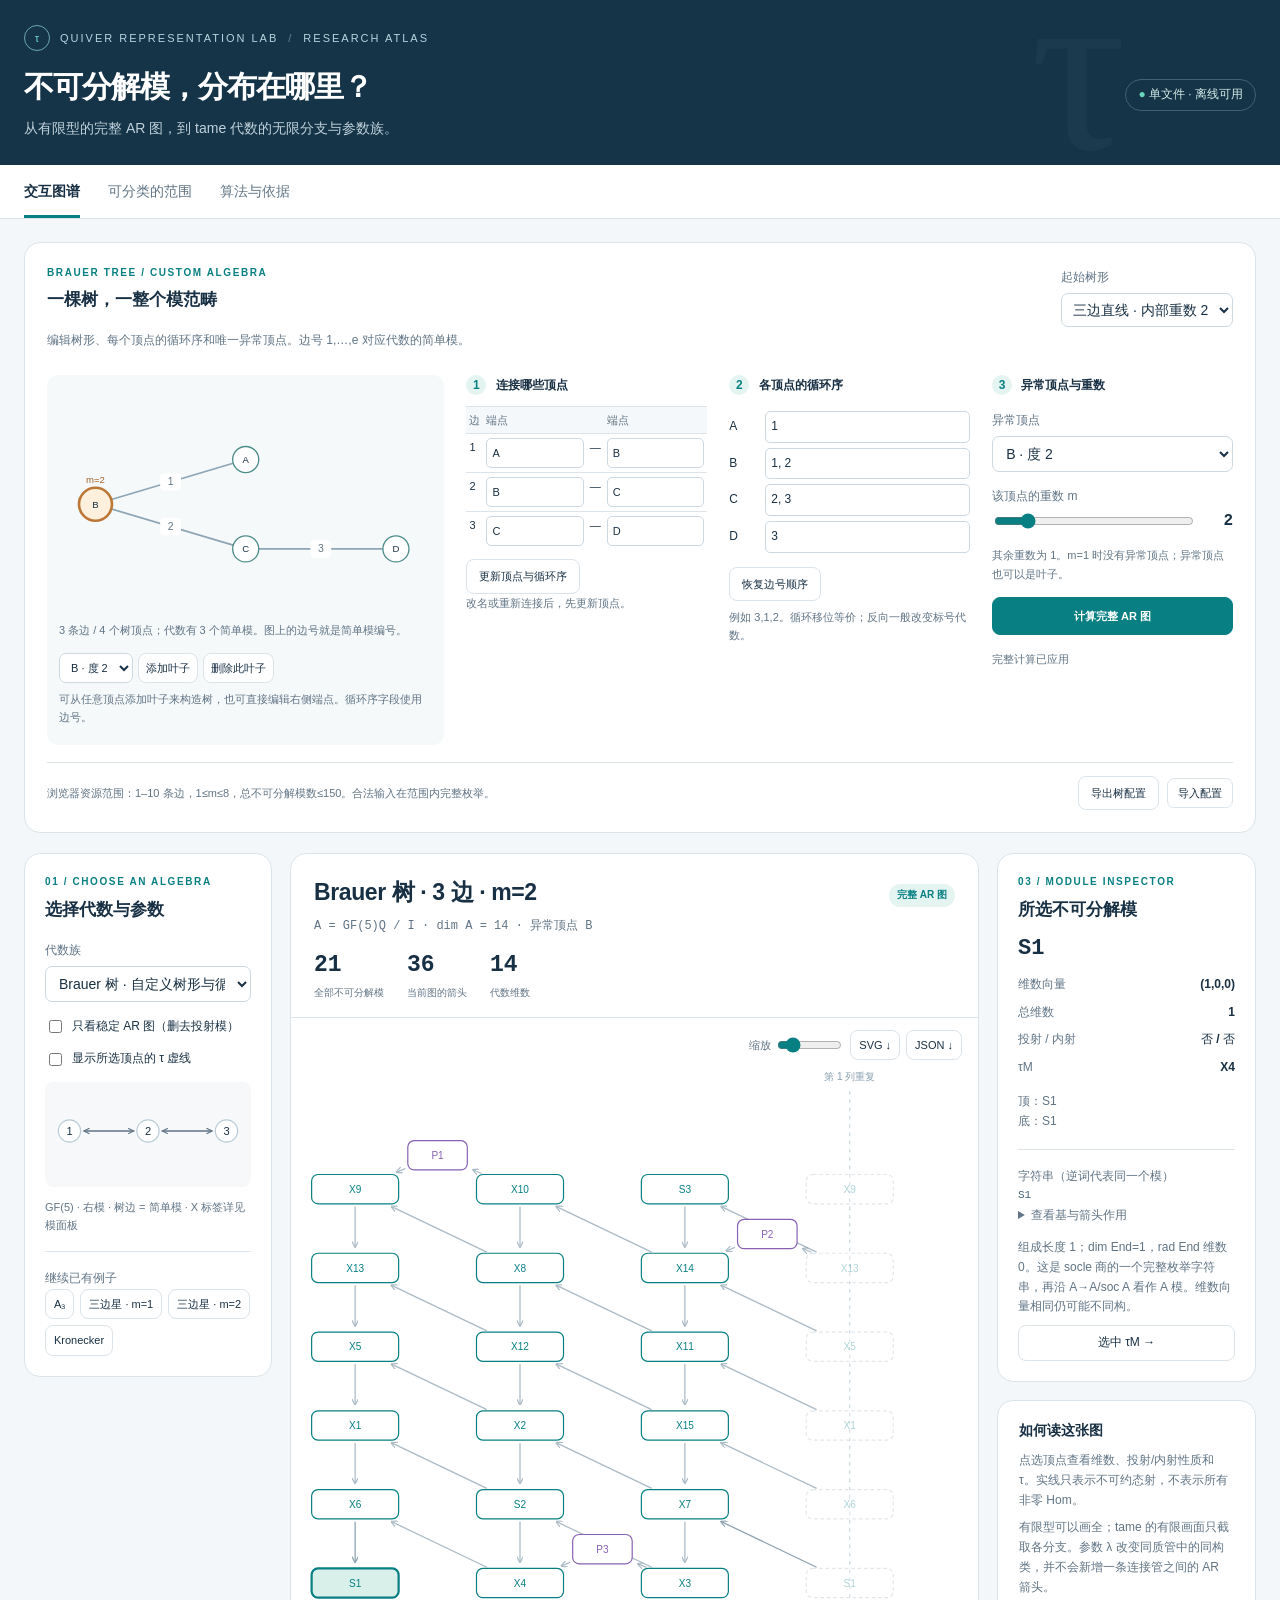
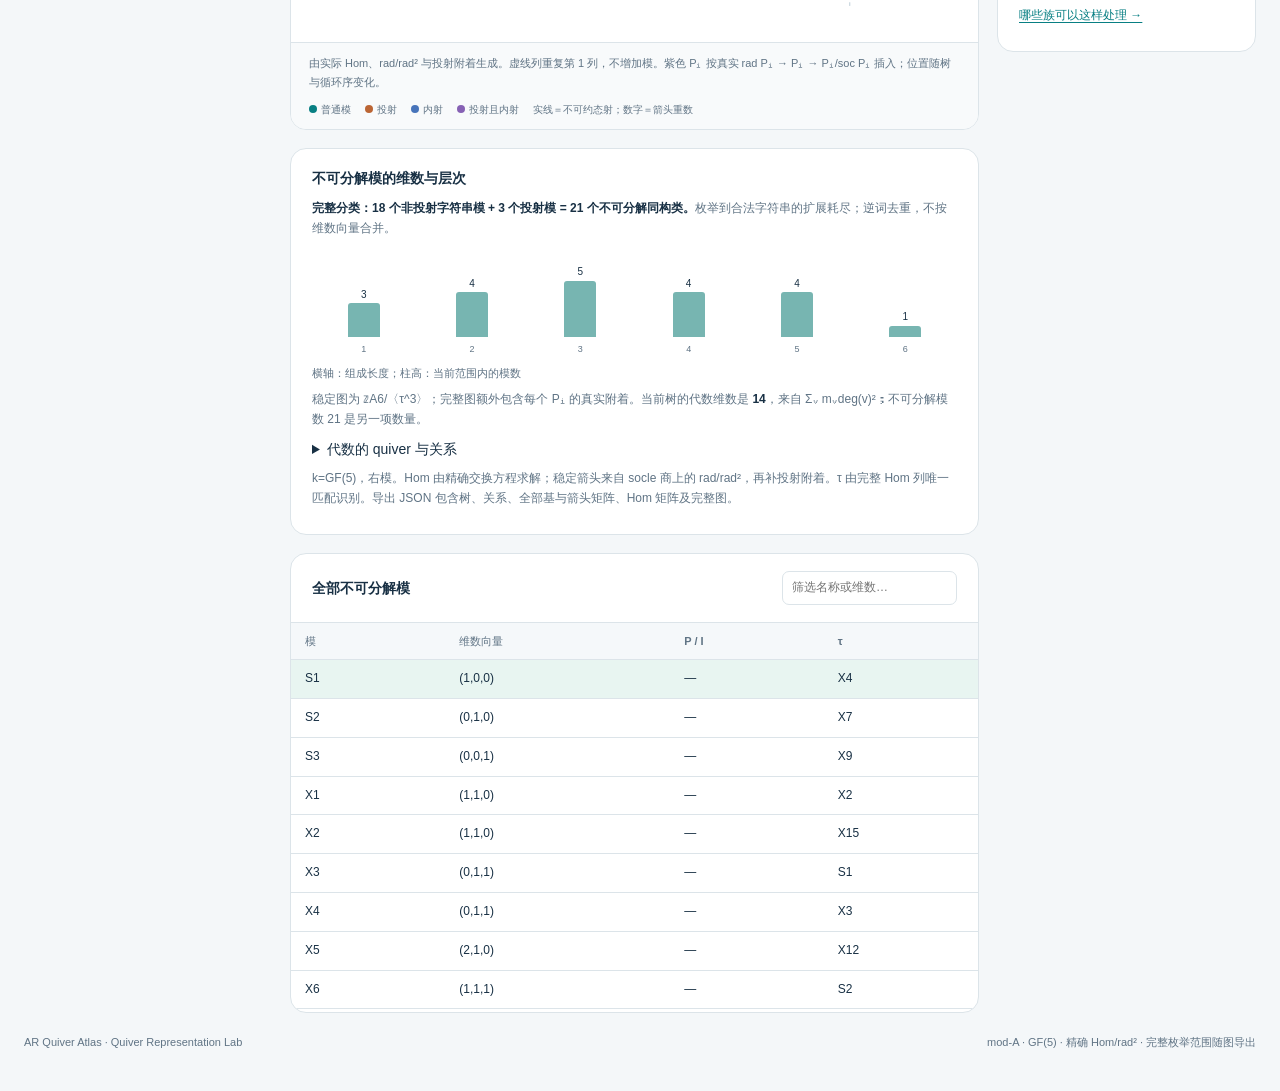
<file: index.html>
<!doctype html>
<html lang="zh-CN">
<head>
<meta charset="utf-8">
<meta name="viewport" content="width=device-width,initial-scale=1">
<meta name="description" content="离线可用的 AR quiver 研究图谱：Dynkin、Nakayama、Brauer 星与 Euclidean 遗传代数。">
<title>AR Quiver Atlas · 不可分解模的分布</title>
<style>
.tree-editor{margin-bottom:20px;padding:22px}.tree-editor-head{display:flex;justify-content:space-between;gap:25px;align-items:start;margin-bottom:17px}.tree-editor h2{font-size:22px;margin:4px 0}.tree-editor p{margin:7px 0}.tree-editor-head select{display:block;margin-top:5px}.tree-editor select{border:1px solid #cdd9e0;background:white;padding:7px;border-radius:7px;color:var(--ink);max-width:100%}.tree-editor-grid{display:grid;grid-template-columns:1.65fr 1fr 1fr 1fr;gap:22px}.tree-picture{background:#f6f9fa;border-radius:11px;padding:12px}.tree-picture svg{width:100%;display:block}.tree-picture [role="button"]{cursor:pointer}.tree-picture [role="button"]:focus circle{stroke-width:4}.tree-step{font-size:12px;font-weight:650;margin-bottom:10px}.tree-step b{display:inline-block;width:20px;height:20px;background:#e4f4f1;color:#087f83;line-height:20px;text-align:center;border-radius:50%;margin-right:6px}.tree-leaf-tools{display:flex;gap:5px;flex-wrap:wrap;margin:13px 0 6px}.tree-leaf-tools button{font-size:11px;padding:5px 7px}.tree-leaf-tools select{font-size:11px;max-width:135px}.tree-editor button{font-size:11px}.tree-edge-inputs td,.tree-edge-inputs th{padding:4px 3px;font-size:11px}.tree-edge-inputs input{width:100%;min-width:32px;border:1px solid #cdd9e0;border-radius:5px;padding:5px;color:var(--ink)}.tree-edge-scroll{max-height:265px;overflow:auto;margin-bottom:9px}.tree-order-row{display:grid;grid-template-columns:30px 1fr;gap:6px;align-items:center;margin:5px 0;font-size:12px}.tree-order-row input{width:100%;min-width:55px;border:1px solid #cdd9e0;border-radius:5px;padding:5px;font-size:12px;color:var(--ink)}#tree-orders{max-height:265px;overflow:auto;margin-bottom:9px}.tree-primary{background:#087f83;color:white;border-color:#087f83;width:100%;padding:9px;font-weight:600;margin:7px 0}.tree-primary:hover{background:#096d70;color:white}.tree-error{background:#fff1e8;color:#9c4d23;padding:11px 14px;font-size:12px;border-radius:7px;margin-top:15px}.tree-progress{background:#edf7f4;color:#32686a;padding:11px 14px;font-size:12px;border-radius:7px;margin-top:15px}#tree-dirty{margin-top:8px}.tree-editor-foot{display:flex;justify-content:space-between;gap:15px;align-items:center;border-top:1px solid var(--line);padding-top:13px;margin-top:17px;font-size:11px;color:var(--muted)}.tree-editor-foot>div{display:flex;gap:8px;align-items:center}.tree-file{position:relative;overflow:hidden;border:1px solid var(--line);border-radius:7px;padding:5px 10px;color:var(--ink);cursor:pointer;white-space:nowrap}.tree-file input{position:absolute;opacity:0;inset:0;width:100%;cursor:pointer}.tree-algebra-details{max-height:190px;overflow:auto;background:#f7f9fb;padding:9px;border-radius:7px}.tree-algebra-details code{font-size:11px;white-space:pre-wrap;overflow-wrap:anywhere}.tree-basis{display:block;font:11px/1.8 ui-monospace,monospace;overflow-wrap:anywhere;color:#466476}.tree-rep-scroll{max-height:160px;overflow:auto}.tree-rep-scroll p{font:11px/1.8 ui-monospace,monospace;color:#526c7b;margin:4px 0}.tree-busy{opacity:.6;pointer-events:none}@media(max-width:1100px){.tree-editor-grid{grid-template-columns:1.3fr 1fr 1fr}.tree-editor-grid>div:last-child{grid-column:1/-1;display:grid;grid-template-columns:1fr 1fr 1fr;gap:0 18px}.tree-editor-grid>div:last-child>.tree-step{grid-column:1/-1}.tree-editor-grid>div:last-child>.field{margin:5px 0}.tree-editor-grid>div:last-child>p{grid-column:3;grid-row:2/4}.tree-editor-grid>div:last-child>.tree-primary{grid-column:1/3}.tree-editor-grid>div:last-child>#tree-dirty{grid-column:1/-1}}@media(max-width:760px){.tree-editor{padding:16px}.tree-editor-head{display:block}.tree-editor-head select{margin-bottom:15px}.tree-editor-grid{grid-template-columns:1fr 1fr;gap:16px}.tree-picture{grid-column:1/-1}.tree-picture svg{max-height:240px}.tree-editor-grid>div:last-child{display:block}.tree-editor-foot{display:block}.tree-editor-foot>div{margin-top:10px}.tree-editor h2{font-size:20px}}@media print{.tree-editor{display:none}}

:root{--ink:#183044;--muted:#607485;--line:#dce4e9;--paper:#f4f7f9;--teal:#087f83;--teal-soft:#e4f4f1;--orange:#bb6534;--orange-soft:#fff0e5;--blue:#4774ba;--purple:#8661b4;--radius:16px}
*{box-sizing:border-box}body{margin:0;background:var(--paper);color:var(--ink);font:14px/1.65 -apple-system,BlinkMacSystemFont,"Segoe UI","PingFang SC","Microsoft Yahei",sans-serif}button,input,select{font:inherit}button,select{cursor:pointer}button{background:white;border:1px solid var(--line);border-radius:8px;padding:7px 12px;color:var(--ink)}button:hover{border-color:var(--teal);color:var(--teal)}button:focus-visible,input:focus-visible,select:focus-visible,a:focus-visible,[tabindex]:focus-visible{outline:3px solid #45b9bd;outline-offset:3px}button.active{background:var(--ink);border-color:var(--ink);color:white}a{color:var(--teal);text-underline-offset:3px}header{background:#153448;color:white;padding:25px max(24px,calc((100vw - 1460px)/2));position:relative;overflow:hidden}header:after{content:"τ";position:absolute;right:12%;top:-70px;font:240px Georgia;color:#ffffff08;pointer-events:none}.brand{display:flex;align-items:center;gap:10px;font-size:11px;letter-spacing:2px;color:#b9d4df}.brand-mark{border:1px solid #6aa7ad;border-radius:50%;width:26px;height:26px;text-align:center;line-height:24px;color:#6ddacb;letter-spacing:0}h1{font-size:30px;letter-spacing:-1px;margin:11px 0 5px;font-weight:650}header p{margin:0;color:#c0d1db;font-size:14px}.header-row{display:flex;justify-content:space-between;gap:18px;align-items:center}.offline{border:1px solid #446070;border-radius:30px;padding:5px 12px;white-space:nowrap;font-size:12px;color:#d5ece8}.offline b{color:#69d6bb}nav{background:white;border-bottom:1px solid var(--line);display:flex;gap:28px;padding:0 max(24px,calc((100vw - 1460px)/2))}nav button{border:0;border-radius:0;padding:15px 0 12px;background:transparent;border-bottom:3px solid transparent;color:var(--muted)}nav button.active{background:white;color:var(--ink);border-color:var(--teal);font-weight:650}main{max-width:1508px;margin:0 auto;padding:23px 24px 40px}.panel{display:none}.panel.active{display:block}.workspace{display:grid;grid-template-columns:248px minmax(380px,1fr) 259px;gap:18px;align-items:start}.card{background:white;border:1px solid var(--line);border-radius:var(--radius)}.settings{padding:20px;position:sticky;top:15px}.eyebrow{font-size:10px;color:var(--teal);font-weight:750;letter-spacing:1.6px;text-transform:uppercase}.card h2{font-size:17px;margin:5px 0 17px}.field{margin:15px 0}.field label{display:block;font-size:12px;color:var(--muted);margin-bottom:5px}.field select{width:100%;border:1px solid #cdd9e0;background:white;padding:8px 9px;border-radius:7px;color:var(--ink)}.number-row{display:flex;align-items:center;gap:9px}.number-row input{min-width:0;width:100%;accent-color:var(--teal)}output{font:600 16px ui-monospace,monospace;min-width:28px;text-align:right}.check{font-size:12px;display:flex;gap:7px;align-items:center;margin:13px 0}.check input{accent-color:var(--teal)}.small{font-size:12px;color:var(--muted)}.micro{font-size:11px;color:var(--muted)}.divider{height:1px;background:var(--line);margin:17px 0}.preset{display:flex;flex-wrap:wrap;gap:6px}.preset button{font-size:11px;padding:5px 8px}.quiver-mini{background:#f6f8fa;border-radius:8px;overflow:auto;margin-top:10px}.center{min-width:0}.graph-card{overflow:hidden}.graph-head{padding:20px 23px 14px;border-bottom:1px solid var(--line)}.graph-title-row{display:flex;align-items:center;justify-content:space-between;gap:10px}.graph-head h2{font-size:23px;margin:0 0 5px;letter-spacing:-.4px}.badge{display:inline-block;font-size:10px;font-weight:700;padding:3px 8px;border-radius:20px;color:var(--teal);background:var(--teal-soft);white-space:nowrap}.badge.tame{color:var(--orange);background:var(--orange-soft)}.formula{font-family:ui-monospace,"SFMono-Regular",Consolas,monospace;font-size:12px;color:var(--muted);overflow-wrap:anywhere}.stats{display:flex;gap:23px;margin-top:14px;flex-wrap:wrap}.stat strong{font:600 23px/1.25 ui-monospace,monospace;display:block;color:var(--ink)}.stat span{font-size:10px;color:var(--muted)}.graph-toolbar{display:flex;gap:6px;padding:12px 16px 0;align-items:center;flex-wrap:wrap}.graph-toolbar button{font-size:11px;padding:5px 8px}.graph-toolbar .spacer{flex:1}.zoom{display:flex;align-items:center;font-size:11px;color:var(--muted);gap:4px}.zoom input{width:65px;accent-color:var(--teal)}#graph-scroll{overflow:auto;min-height:355px;max-height:650px;background:radial-gradient(#dae3e9 .65px,transparent .65px);background-size:16px 16px}#graph{display:block;margin:auto;height:auto;min-width:100%}#graph .module{cursor:pointer}#graph .module:focus{outline:none}#graph .module:focus rect{stroke:#087f83;stroke-width:3}#graph text{user-select:none}#graph .edge{transition:opacity .15s}#graph .module rect{transition:fill .15s,stroke .15s}.graph-note{padding:11px 18px;background:#f8fafb;border-top:1px solid var(--line);font-size:11px;color:var(--muted)}.legend{display:flex;gap:14px;flex-wrap:wrap;padding:0 18px 11px;background:#f8fafb;font-size:10px;color:var(--muted)}.dot{width:8px;height:8px;display:inline-block;border-radius:50%;margin-right:4px;background:var(--teal)}.dot.p{background:var(--orange)}.dot.i{background:var(--blue)}.dot.both{background:var(--purple)}.inspector{padding:20px}.inspector h2{margin-bottom:9px}.module-name{font:600 22px ui-monospace,monospace;margin:12px 0}.detail-grid{display:grid;grid-template-columns:1fr auto;gap:8px 10px;font-size:12px;margin:14px 0}.detail-grid span{color:var(--muted)}.detail-grid b{text-align:right;overflow-wrap:anywhere;max-width:155px;font-weight:550}.composition{display:flex;gap:4px;flex-wrap:wrap;margin:10px 0}.composition span{background:#edf3f6;border:1px solid #dce6eb;padding:1px 6px;border-radius:4px;font:11px ui-monospace,monospace}.inspection-note{font-size:12px;color:var(--muted);margin-bottom:0}.tau-btn{font-size:12px;width:100%;margin-top:8px}.info-card{padding:18px 21px;margin-top:18px}.info-card h3{font-size:14px;margin:0 0 9px}.info-card p{font-size:12px;margin:8px 0;color:var(--muted)}.info-card p strong{color:var(--ink)}.distribution{display:flex;align-items:end;gap:5px;height:83px;margin:15px 0 27px}.bar-wrap{height:100%;flex:1;display:flex;align-items:center;justify-content:end;flex-direction:column;position:relative;min-width:8px}.bar{width:100%;max-width:32px;background:#77b5b1;border-radius:3px 3px 0 0;min-height:2px}.bar-wrap small{font-size:9px;position:absolute;bottom:-20px;color:var(--muted)}.bar-wrap b{font-size:10px;font-weight:500}.table-card{margin-top:18px;overflow:hidden}.table-head{padding:17px 21px;display:flex;justify-content:space-between;align-items:center;gap:10px}.table-head h3{font-size:14px;margin:0}.table-head input{border:1px solid var(--line);border-radius:7px;padding:6px 9px;width:175px;font-size:12px}.table-scroll{overflow:auto;max-height:390px}table{border-collapse:collapse;width:100%;font-size:12px}th,td{text-align:left;border-top:1px solid var(--line);padding:9px 14px;vertical-align:top}th{background:#f5f8fa;font-size:11px;font-weight:550;color:var(--muted);position:sticky;top:0;z-index:1}tr[data-node]{cursor:pointer}tr[data-node]:hover{background:#f0f8f6}tr.selected{background:#e8f5f1}.tag{font-size:10px;color:var(--teal);white-space:nowrap}.research{max-width:1130px;margin:0 auto}.research-intro{font-size:16px;max-width:900px;margin:0 0 20px;line-height:1.9}.research .card{padding:25px;margin:18px 0}.research h2{font-size:20px;margin:0 0 12px}.research h3{font-size:15px;margin:24px 0 9px}.research p,.research li{font-size:14px;color:#4c6375}.research table{font-size:13px}.research td{padding:13px 14px}.research th{position:static}.callout{border-left:3px solid var(--teal);padding:11px 16px;background:#edf7f4;font-size:13px;margin:17px 0;color:#365c62}.warning{border-color:#cf9157;background:#fff6ec;color:#7b583b}.research code{background:#edf2f5;padding:2px 5px;border-radius:4px;font-size:12px;white-space:normal}.source-list li{margin:11px 0}.tame-parts{display:grid;grid-template-columns:repeat(3,1fr);gap:9px;margin:13px 0}.part{border:1px solid var(--line);border-radius:9px;padding:10px;font-size:11px}.part b{display:block;color:var(--ink);font-size:12px}.part span{color:var(--muted)}.error{background:#fff1ea;color:#a64b24;padding:20px;border-radius:9px}.hidden,[hidden]{display:none!important}footer{font-size:11px;color:var(--muted);padding-top:20px;display:flex;justify-content:space-between;gap:15px;flex-wrap:wrap}.controls-title{font-size:12px;font-weight:600;color:var(--ink);margin-top:18px}.empty{padding:25px;color:var(--muted);font-size:12px}#status{position:fixed;bottom:22px;left:50%;transform:translateX(-50%);background:#183044;color:white;padding:9px 18px;border-radius:8px;z-index:10;font-size:12px;box-shadow:0 4px 18px #18304422}noscript{display:block;padding:30px}
@media(min-width:1500px){.workspace{grid-template-columns:255px minmax(500px,1fr) 270px}}@media(max-width:1150px){.workspace{grid-template-columns:225px minmax(350px,1fr)}.right{grid-column:2}.inspector{display:grid;grid-template-columns:1fr 1fr;gap:0 25px}.inspector>.eyebrow,.inspector>h2{grid-column:1/-1}.inspector .detail-grid{grid-column:2;grid-row:3/7;margin-top:5px}.right .info-card{display:none}}@media(max-width:760px){header{padding:22px 18px}h1{font-size:25px}.offline{display:none}main{padding:16px 12px}nav{padding:0 18px;gap:23px}.workspace{grid-template-columns:1fr;gap:12px}.settings{position:static;padding:16px}.settings h2{margin-bottom:12px}.settings-fields{display:grid;grid-template-columns:1fr 1fr;gap:0 16px}.field{margin:8px 0}.presets-area{display:none}.center,.right{grid-column:1}.quiver-mini{max-height:130px}.graph-head{padding:17px}.graph-head h2{font-size:21px}.stats{gap:19px}.inspector{display:block}.inspector .detail-grid{margin:10px 0}.research .card{padding:17px}.research-intro{font-size:14px}.tame-parts{grid-template-columns:1fr}.research-table{overflow:auto}.graph-toolbar{padding:10px}.table-head input{width:130px}.header-row{gap:0}}
@media print{header,nav,.settings,.right,.graph-toolbar,footer,.table-head input{display:none}.workspace{display:block}body{background:white}#graph-scroll{max-height:none;overflow:visible}.card{break-inside:avoid}.panel{display:block}.research .card{padding:10px}.table-scroll{max-height:none}}
</style>
</head>
<body>
<header><div class="brand"><span class="brand-mark">τ</span> QUIVER REPRESENTATION LAB <span style="color:#638594">/</span> RESEARCH ATLAS</div><div class="header-row"><div><h1>不可分解模，分布在哪里？</h1><p>从有限型的完整 AR 图，到 tame 代数的无限分支与参数族。</p></div><span class="offline"><b>●</b> 单文件 · 离线可用</span></div></header>
<nav aria-label="页面"><button class="active" data-panel="explore">交互图谱</button><button data-panel="classification">可分类的范围</button><button data-panel="methods">算法与依据</button></nav>
<main>
<noscript>此 HTML 需要启用 JavaScript。所有运算均在浏览器本地完成，无需联网。</noscript>
<section id="explore" class="panel active">
<div id="tree-editor" class="card tree-editor hidden">
<div class="tree-editor-head"><div><div class="eyebrow">BRAUER TREE / CUSTOM ALGEBRA</div><h2>一棵树，一整个模范畴</h2><p class="small">编辑树形、每个顶点的循环序和唯一异常顶点。边号 1,…,e 对应代数的简单模。</p></div><div><label for="tree-preset" class="small">起始树形</label><select id="tree-preset"><option value="line">三边直线 · 内部重数 2</option><option value="star">三边星形 · 中心重数 2</option><option value="fork">四边分叉 · 重数 1</option><option value="double">五边双分叉 · 重数 1</option></select></div></div>
<div class="tree-editor-grid">
<div class="tree-picture"><div id="tree-canvas"></div><div class="micro" id="tree-summary"></div><div class="tree-leaf-tools"><select id="tree-leaf-parent" aria-label="选择添加或删除叶子的顶点"></select><button id="tree-leaf-add">添加叶子</button><button id="tree-leaf-remove">删除此叶子</button></div><p class="micro">可从任意顶点添加叶子来构造树，也可直接编辑右侧端点。循环序字段使用边号。</p></div>
<div><div class="tree-step"><b>1</b> 连接哪些顶点</div><div class="tree-edge-scroll"><table class="tree-edge-inputs"><thead><tr><th>边</th><th>端点</th><th></th><th>端点</th></tr></thead><tbody id="tree-edge-table"></tbody></table></div><button id="tree-update">更新顶点与循环序</button><div class="micro">改名或重新连接后，先更新顶点。</div></div>
<div><div class="tree-step"><b>2</b> 各顶点的循环序</div><div id="tree-orders"></div><button id="tree-reset-order">恢复边号顺序</button><p class="micro">例如 3,1,2。循环移位等价；反向一般改变标号代数。</p></div>
<div><div class="tree-step"><b>3</b> 异常顶点与重数</div><div class="field"><label for="tree-exceptional">异常顶点</label><select id="tree-exceptional"></select></div><div class="field"><label for="tree-multiplicity">该顶点的重数 m</label><div class="number-row"><input id="tree-multiplicity" type="range" min="1" max="8" value="2"><output id="tree-multiplicity-value">2</output></div></div><p class="micro">其余重数为 1。m=1 时没有异常顶点；异常顶点也可以是叶子。</p><button id="tree-apply" class="tree-primary">计算完整 AR 图</button><button id="tree-cancel" class="hidden">取消计算</button><div id="tree-dirty" class="micro" aria-live="polite">尚未计算</div></div>
</div><div id="tree-error" class="tree-error" role="alert" hidden></div><div id="tree-progress" class="tree-progress" role="status" hidden></div>
<div class="tree-editor-foot"><span>浏览器资源范围：1–10 条边，1≤m≤8，总不可分解模数≤150。合法输入在范围内完整枚举。</span><div><button id="tree-export">导出树配置</button><label class="tree-file">导入配置<input type="file" id="tree-import" accept="application/json,.json"></label></div></div>
</div>

<div class="workspace">
<aside class="card settings"><div class="eyebrow">01 / CHOOSE AN ALGEBRA</div><h2>选择代数与参数</h2><div class="settings-fields">
<div class="field"><label for="family">代数族</label><select id="family"><option value="tree" selected>Brauer 树 · 自定义树形与循环序</option><option value="dynkin">Dynkin 遗传代数 · A / D / E</option><option value="brauer">Brauer 星代数 · n 边 / 重数 m</option><option value="cyclic">统一循环 Nakayama · kCₙ/Jᴸ</option><option value="affine">Euclidean 遗传代数 · tame</option></select></div>
<div class="field" id="dynkin-field"><label for="dynkin-type">Dynkin 图</label><select id="dynkin-type"><option value="A">Aₙ</option><option value="D">Dₙ</option><option value="E6">E₆</option><option value="E7">E₇</option><option value="E8">E₈</option></select></div>
<div class="field hidden" id="affine-field"><label for="affine-type">Euclidean 图</label><select id="affine-type"><option value="K">Kronecker · 两支平行箭头</option><option value="A">Ãₚ,ᵩ · 两条同源同汇路径</option><option value="D">D̃ₙ</option><option value="E6">Ẽ₆</option><option value="E7">Ẽ₇</option><option value="E8">Ẽ₈</option></select></div>
<div class="field" id="n-field"><label for="size">顶点数 n</label><div class="number-row"><input id="size" type="range" min="1" max="12" value="3"><output id="size-value" for="size">3</output></div></div>
<div class="field hidden" id="m-field"><label for="multiplicity">中心重数 m（叶子重数 1）</label><div class="number-row"><input id="multiplicity" type="range" min="1" max="6" value="2"><output id="multiplicity-value" for="multiplicity">2</output></div></div>
<div class="field hidden" id="L-field"><label for="loewy">Loewy 长度 L</label><div class="number-row"><input id="loewy" type="range" min="2" max="16" value="7"><output id="loewy-value" for="loewy">7</output></div></div>
<div class="field hidden" id="p-field"><label for="p">两条路径长度 p / q</label><div class="number-row"><input id="p" type="range" min="1" max="6" value="2"><output id="p-value" for="p">2</output></div><div class="number-row"><input id="q" aria-label="路径长度 q" type="range" min="1" max="6" value="3"><output id="q-value" for="q">3</output></div></div>
<div class="field" id="orientation-field"><label for="orientation">箭头定向</label><select id="orientation"><option value="forward">标准定向</option><option value="reverse">全部反向</option><option value="alternating">按顶点交替定向（树形图）</option></select></div>
<div class="field hidden" id="depth-field"><label for="depth">每个无限分支的截取深度</label><div class="number-row"><input id="depth" type="range" min="2" max="10" value="5"><output id="depth-value" for="depth">5</output></div></div>
<div class="field hidden" id="tube-field"><label for="tube-choice">正则分支</label><select id="tube-choice"></select></div>
<div class="field hidden" id="lambda-field"><label for="parameter">同质管的参数 λ ∈ ℙ¹(k)</label><select id="parameter"><option value="λ">一般 λ</option><option value="0">0</option><option value="1">1</option><option value="∞">∞</option></select></div>
</div><label class="check hidden" id="stable-field"><input id="stable" type="checkbox">只看稳定 AR 图（删去投射模）</label><label class="check"><input id="show-tau" type="checkbox">显示所选顶点的 τ 虚线</label>
<div class="quiver-mini" id="quiver-mini" aria-label="代数的 Gabriel quiver"></div><p class="micro" id="conventions"></p>
<div class="presets-area"><div class="divider"></div><div class="small">继续已有例子</div><div class="preset"><button data-preset="a3">A₃</button><button data-preset="m1">三边星 · m=1</button><button data-preset="m2">三边星 · m=2</button><button data-preset="kronecker">Kronecker</button></div></div>
</aside>
<div class="center"><div class="card graph-card"><div class="graph-head"><div class="graph-title-row"><h2 id="algebra-title"></h2><span class="badge" id="scope-badge"></span></div><div class="formula" id="algebra-formula"></div><div class="stats" id="stats" aria-live="polite"></div></div>
<div class="graph-toolbar"><div id="component-tabs" class="hidden"><button data-view="overview">总体分布</button><button data-view="preprojective">预投射</button><button data-view="regular">正则管</button><button data-view="preinjective">预内射</button></div><span class="spacer"></span><label class="zoom">缩放<input id="zoom" type="range" min="80" max="210" value="100" aria-label="图形缩放"></label><button id="export-svg" title="导出当前视图及范围说明">SVG ↓</button><button id="export-json" title="导出顶点、箭头和结构元数据">JSON ↓</button></div>
<div id="graph-scroll"><svg id="graph" xmlns="http://www.w3.org/2000/svg" role="group" aria-label="Auslander–Reiten quiver"></svg></div><div class="graph-note" id="graph-note"></div><div class="legend"><span><i class="dot"></i>普通模</span><span><i class="dot p"></i>投射</span><span><i class="dot i"></i>内射</span><span><i class="dot both"></i>投射且内射</span><span>实线＝不可约态射；数字＝箭头重数</span></div></div>
<div class="card info-card"><h3 id="distribution-title">模的分布</h3><div id="distribution-description"></div><div id="distribution-chart"></div><div id="structure-description"></div></div>
<div class="card table-card"><div class="table-head"><h3 id="module-table-title">不可分解模</h3><input id="module-search" aria-label="筛选模列表" placeholder="筛选名称或维数…"></div><div class="table-scroll"><table><thead><tr><th>模</th><th>维数向量</th><th>P / I</th><th>τ</th></tr></thead><tbody id="module-table"></tbody></table></div></div>
</div>
<aside class="right"><div class="card inspector" id="inspector"></div><div class="card info-card"><h3>如何读这张图</h3><p>点选顶点查看维数、投射/内射性质和 τ。实线只表示不可约态射，不表示所有非零 Hom。</p><p>有限型可以画全；tame 的有限画面只截取各分支。参数 λ 改变同质管中的同构类，并不会新增一条连接管之间的 AR 箭头。</p><p><a href="#classification" data-jump="classification">哪些族可以这样处理 →</a></p></div></aside>
</div></section>
<section id="classification" class="panel research">
<p class="research-intro">“能够分类”有两个层次：有限型可以列出全部同构类；tame 通常需要离散组合数据加一参数族。<strong>表示型本身并不能替代一个具体的分类算法。</strong>下面区分数学上已知的分类与这个 HTML 已实现的范围。</p>
<div class="card"><h2>适合建立 AR 图谱的主要代数族</h2><p>统一约定：有限维基本代数、有限维右模；标准 tame 图景取代数闭域 k（例如 ℂ）。只讨论模范畴 mod-A，导出范畴的 AR 图不是同一张图。此表是可操作的主要族，不能穷尽所有已研究的代数。</p><div class="research-table"><table><thead><tr><th>代数族</th><th>不可分解模如何分类</th><th>AR 图可获得什么</th><th>本程序</th></tr></thead><tbody>
<tr><td><strong>Dynkin 遗传 kQ</strong><br>Aₙ、Dₙ、E₆/E₇/E₈</td><td>有限型。每个正根恰对应一个不可分解模；个数依次为 n(n+1)/2、n(n−1)、36/63/120。<a href="#ref-dynkin">[1]</a></td><td>选定 Q 的定向后，可由重复 quiver / Coxeter 变换生成整个模范畴 AR 图。</td><td><span class="tag">完整实现</span><br>三种定向预设、全部维数向量、P/I/τ；A 型同时显示区间标签。</td></tr>
<tr><td><strong>Nakayama</strong><br>线性或循环，满足 admissibility 的 Kupisch series</td><td>有限型。模由简单顶 Sᵢ 与允许的长度 ℓ 标记，1≤ℓ≤cᵢ；同维数向量未必同构。<a href="#ref-nakayama">[2]</a></td><td>单列模的截商与 radical 嵌入给出不可约态射；须使用具体 Kupisch 数据。</td><td><span class="tag">统一循环子族已实现</span><br>kCₙ/Jᴸ；没有实现任意 Kupisch series 输入。</td></tr>
<tr><td><strong>Brauer tree</strong><br>e 条边，至多一个重数 m&gt;1 的顶点</td><td>有限型。总数 e(em+1)，非投射数 e²m；任意树的模不都单列。<a href="#ref-tree">[3]</a></td><td>稳定图为 ℤAₑₘ/〈τᵉ〉；完整图还须按树确定投射模的附着位置。</td><td><span class="tag">一般树完整实现</span><br>自定义树形、循环序及异常顶点；GF(5) 精确计算。1–10 边、m≤8、总模数≤150。</td></tr>
<tr><td><strong>Euclidean 遗传 kQ</strong><br>Ã、D̃、Ẽ；含 Kronecker</td><td>tame。预投射、预内射是离散族；正则部分按管及准长度分类。<a href="#ref-euclidean">[4]</a></td><td>整个图是预投射分支、ℙ¹(k) 索引的正则管、预内射分支的不交并；只有有限个管秩大于 1。</td><td><span class="tag">完整结构 + 有限窗口</span><br>算出预投射/预内射窗口维数；管展示抽象位置和参数化，不求所有箭头矩阵。</td></tr>
<tr><td><strong>String / gentle</strong><br>给定 quiver 与单项式关系</td><td>strings 给离散模；primitive bands 配合 λ∈k×、Jordan 大小给一参数族，需商去循环移位，以及 (b,λ,d)∼(b⁻¹,λ⁻¹,d) 的反转等价。某些子族是有限型。<a href="#ref-string">[5]</a></td><td>可用 hooks/cohooks 构造 string 模的 AR 序列；bands 位于同质管。要分析无限字符串语言，不能靠任意长度截断宣布完整。</td><td>分类方法已知；通用 string/band 引擎未实现。Kronecker 可作为本页已实现的 tame 例子。</td></tr>
<tr><td><strong>一般 Brauer graph</strong><br>图、循环序、顶点重数</td><td>有限或 tame；strings/bands 及投射信息提供组合描述。图中圈和重数影响增长与分支。<a href="#ref-graph">[6]</a></td><td>Green walks 等可读出例外管；一般还出现非管分支。不能用“所有分支都是管”概括。</td><td>列入研究扩展；当前只生成 Brauer 星。需要 Green walks、strings/bands 与投射附着算法。</td></tr>
<tr><td><strong>Canonical / tubular 等</strong><br>domestic 或 tubular 的指定参数</td><td>有成熟的斜率、管与加权数据理论；tubular 权型为 (2,2,2,2)、(3,3,3)、(2,4,4)、(2,3,6)。<a href="#ref-tubular">[7]</a></td><td>tubular 的内部正则部分按正有理斜率排列为管族；模范畴还需处理边界族与外侧分支。</td><td>理论分析；未把正则管局部示意冒充为整个模范畴。需要单独的 canonical/tubular 引擎。</td></tr>
</tbody></table></div></div>
<div class="card"><h2>哪些情形不能靠这个思路“一键分类”</h2><p><strong>表示有限：</strong>定义上只有有限多个不可分解同构类，完整 AR 图当然是有限图。难点是从输入的 (Q,I) 找到并证明一个完整列表；上表列出的族有可直接使用的分类工具，不是对所有表示有限代数的穷尽清单。</p><p><strong>Wild：</strong>一般包含任意两矩阵同时相似等难度的分类问题，不能指望所有 wild 代数都有类似正根或 strings/bands 的统一简明分类。固定维数、固定分支或特殊模仍可以研究和计算；“wild”并不表示某个给定模的 Hom 或 τ 不能计算。<a href="#ref-wild">[8]</a></p><p><strong>仅知道 tame：</strong>定义是在每个维数中，除有限个例外外，可由有限多个一参数族覆盖；它没有自动给出这些族的参数规范、彼此同构判别或 AR 分支的拼接方式。完整程序应按代数族装入经过验证的算法。</p><p>Canonical 代数也不全是 tame：对标准权型，χ=2−Σ(1−1/pᵢ) 的正、零、负分别对应 domestic、tubular、wild。不能只看到“canonical”就套用有限个例外管的遗传型模板。<a href="#ref-tubular">[7]</a></p><div class="callout warning">必须区分：同维数向量 ≠ 同构；稳定 AR 图 ≠ 完整 AR 图；有限窗口 ≠ 完整分类；分支之间可能有非零 Hom，但 AR quiver 没有跨分支的不可约箭头。</div></div>
<div class="card"><h2>从前面的 A₃ 和 Brauer 星开始</h2><p>A₃ 有 6 个不可分解模、6 条 AR 箭头，没有周期稳定管。三边 Brauer 星的中心重数从 1 改为 2 后，代数从 kC₃/J⁴ 变成 kC₃/J⁷，不可分解模数从 12 增至 21，AR 箭头从 18 增至 36。它们都是有限型：圆柱状的<strong>有限</strong>稳定图不能与无限高度的 tame 管混淆。</p><p>本页保留这三个预设，可以直接切换核对。新的 Dynkin、Euclidean 与 Nakayama 参数由分类公式生成；本页不会把它们标记为已全部通过 GAP/QPA 验证。</p></div>
</section>
<section id="methods" class="panel research">
<div class="card"><h2>程序的分类与精确计算引擎</h2><p><strong>1. Dynkin：</strong>从顶点编号和定向构造 Euler 矩阵 E=I−A。对列维数向量取 Pᵢ=E⁻ᵀeᵢ，C=−E⁻¹Eᵀ。依次生成 τ⁻ᵗPᵢ 的维数向量 C⁻ᵗ dim Pᵢ，直到不再是正根。重复 quiver 中 Q 的每条 i→j 给出 (t,j)→(t,i) 与 (t,i)→(t+1,j)，只保留存在的顶点。箭头重数保留。有限型完备性来自分类定理，不来自“没有继续找到”。</p><p><strong>2. 统一循环 Nakayama / Brauer 星：</strong>令 M(i,ℓ) 的顶为 Sᵢ，组成因子沿循环依次排列，1≤ℓ≤L。不可约箭头为 M(i,ℓ)→M(i,ℓ−1) 和 M(i+1,ℓ−1)→M(i,ℓ)。非投射模满足 τM(i,ℓ)=M(i+1,ℓ)，i 按 n 取模。所有长度 L 的模都投射且内射。Brauer 星取 L=nm+1；此时对称，不能把该对称性推广到任意 L。</p><p><strong>3. Euclidean：</strong>用同一 Coxeter 公式生成 τ⁻ᵗPᵢ 和 τᵗIᵢ 的有限窗口；算出最小正虚根 δ。正则部分记录例外管秩与其余同质管，整体结构是 Γ=P ⊔ (⊔<sub>λ∈ℙ¹(k)</sub> T<sub>λ</sub>) ⊔ I。按当前定向标记所有维数坐标。</p><p><strong>4. 管：</strong>抽象管 ℤA∞/〈τʳ〉的顶点以 (s,ℓ) 标记，s∈ℤ/r、ℓ≥1 是准长度。τ(s,ℓ)=(s+1,ℓ)。同质管 dim Rλ(ℓ)=ℓδ；例外管取准单模 Eₛ，∑ dim Eₛ=δ，长度为 r 的倍数时 dim Eₛ[qr]=qδ。本页对其他例外管顶点只给出准组成因子公式，未选择具体准单模的根坐标。<strong>准长度不等于通常的 Loewy 长度。</strong></p><h3>5. 一般 Brauer 树：完整矩阵计算</h3><p>从树、循环序与重数构造带关系的 quiver。枚举 A/soc A 的所有合法有限 strings，按逆词去重；由于输入是一棵至多一个异常顶点的树，不出现 bands。枚举到扩展队列耗尽后，再加入每条树边对应的真实投射模。每个模都输出一组基与箭头上的 0/1 矩阵。分类保证完整性；计数 e(em+1) 仅作一致性检查，不作提前停止条件。<a href="#ref-tree">[3]</a></p><p>程序精确求解全部 Hom 交换方程，认证 End radical，并在 socle 商的完整目录上算 rad/rad²。再依据几乎可裂序列为每个 P 加入 rad P→P→P/soc P。对非投射 M，令 H[X,Y]=dim Hom(X,Y)，用完整 Hom 列识别 τM：H[X,τM]=Σᵧ Irr(Y,M)·H[X,Y]−H[X,M]+δₓₘ。要求唯一匹配，同时核对 τ(P/soc P)=rad P 与 τ 周期。布局最后从真实图恢复圆柱坐标，绝不从星形模板推测一般树的箭头。</p><div class="callout">程序全部在本地浏览器运行，不调用网络计算、GAP 或大模型。一般 Brauer 树使用 GF(5) 精确线性代数；其他族使用各自分类公式。SVG 与 JSON 均可导出，域、完整性与窗口说明随数据保存。后台计算可取消；超出资源范围直接拒绝，不返回假装完整的截取。</div></div>
<div class="card"><h2>域与坐标约定</h2><p>页面统一采用有限维右模，箭头上的线性映射与 quiver 同向，维数向量按左侧 Gabriel quiver 的顶点编号排列。一般 Brauer 树引擎明确取 GF(5)，并输出实际模矩阵。其余分类和管的参数说明默认 k 代数闭。A 型区间和分裂循环 Nakayama 的有限型公式也可用于任意域。</p><p>此前 GAP/QPA 使用 GF(5)。不能直接把 ℙ¹(ℂ) 改成 6 个 GF(5) 点并声称得到全部 GF(5) 不可分解正则模：有限域的 Kronecker 正则管还对应高次不可约多项式／ℙ¹ 的闭点，残留域次数会乘入维数。此 HTML 没有提供有限域的管枚举器。<a href="#ref-finite-field">[9]</a></p></div>
<div class="card"><h2>验证与可扩展性</h2><p id="validation-summary">一般树引擎已在 9 例中与独立 Python、高斯线性代数和真实 GAP 4.16.1 / QPA 1.37 三方核验：200 个模、6,660 对 Hom/Irr、4,266 项 QPA 检查全部通过。模块按实际可逆 Hom 矩阵对齐，τ 与真实 DTr 同构比对，不按维数猜测。还覆盖单边、异常叶子及非默认循环序。原有 A₃、星形 m=1/2 基准保留。此验证为本地实际运行；没有声称每种输入均在云端运行。</p><p>若继续开发一般 gentle / Brauer graph，应增加可验证的 (Q,I) 输入、strings/bands 规范化、同构去重、hooks/cohooks、Green walks 与投射模附着，再输出参数化的分支目录；τ-tilting 则是在可靠的 τ 与 Hom 计算上增加搜索，不能由一张形状图直接得出。</p></div>
<div class="card"><h2>文献与定理依据</h2><ol class="source-list">
<li id="ref-dynkin"><a href="https://arxiv.org/abs/1602.06773" target="_blank" rel="noopener">C. M. Ringel — The Representation Theory of Dynkin Quivers. Three Contributions</a>；另见 <a href="https://www.math.uni-bielefeld.de/~hubery/pdf-files/RHAlg.pdf" target="_blank" rel="noopener">A. Hubery — Ringel–Hall Algebras</a> 中的 Gabriel、Coxeter 与 hereditary 分类。</li>
<li id="ref-nakayama"><a href="https://link.springer.com/article/10.1007/s00209-024-03662-x" target="_blank" rel="noopener">M. Herschend, S. Kvamme &amp; L. Vaso — nℤ-cluster tilting subcategories for Nakayama algebras</a>，§2，尤其 Propositions 2.5、2.10；本文的右模编号已相应调整。</li>
<li id="ref-tree"><a href="https://arxiv.org/html/1612.00061#S2.SS4" target="_blank" rel="noopener">S. Schroll — Brauer graph algebras</a>，Remark 2.5 的 Brauer 星；<a href="https://arxiv.org/pdf/1304.5223" target="_blank" rel="noopener">A. Chan — Two-term tilting complexes and simple-minded systems of self-injective Nakayama algebras</a>，§2.2 的树代数稳定 AR 图与配置；<a href="https://sites.math.washington.edu/~naehrn/classification_liftable.pdf" target="_blank" rel="noopener">G. Hiss &amp; N. Naehrig — The classification of the indecomposable liftable modules in blocks with cyclic defect groups</a> 中的 socle 商与 strings；<a href="https://arxiv.org/html/1509.02478" target="_blank" rel="noopener">Duffield §2–3</a> 的关系、投射及 AR 附着。</li>
<li id="ref-euclidean"><a href="https://www.math.uni-bielefeld.de/~wcrawley/quivlecs.pdf" target="_blank" rel="noopener">W. Crawley-Boevey — Lectures on Representations of Quivers</a>，预投射／正则／预内射分解与第 35 页管秩表；<a href="https://arxiv.org/html/1703.07906" target="_blank" rel="noopener">H. Asashiba, K. Nakashima &amp; M. Yoshiwaki — Decomposition theory of modules: the case of Kronecker algebra</a>，Theorem 2.1 的显式表示。</li>
<li id="ref-string"><a href="https://www.tandfonline.com/doi/abs/10.1080/00927878708823416" target="_blank" rel="noopener">M. C. R. Butler &amp; C. M. Ringel — Auslander–Reiten sequences with few middle terms and applications to string algebras (1987)</a>；band 的同构等价见 <a href="https://arxiv.org/abs/1308.6410" target="_blank" rel="noopener">W. Crawley-Boevey — Classification of modules for infinite-dimensional string algebras</a>，Theorem 1.1。</li>
<li id="ref-graph"><a href="https://arxiv.org/html/1509.02478" target="_blank" rel="noopener">D. Duffield — Auslander–Reiten Components of Symmetric Special Biserial Algebras</a>，Theorems 1.1、4.1、4.2；本页尚未实现一般 Brauer graph 的分支算法。</li>
<li id="ref-tubular"><a href="https://webusers.imj-prg.fr/~bernhard.keller/ictp2006/lecturenotes/lenzing2.pdf" target="_blank" rel="noopener">H. Lenzing — Hereditary Categories, Lectures 3, 4 and 5</a>，§6.7 的 tubular 权型与斜率；注意区分 coh(X) 与 mod-Λ。</li>
<li id="ref-wild"><a href="https://arxiv.org/html/1612.00061#S5.SS1" target="_blank" rel="noopener">Schroll，§5.1</a> 的有限／tame／wild 定义与区别。</li>
<li id="ref-finite-field"><a href="https://real.mtak.hu/186932/1/amapn23_01.pdf" target="_blank" rel="noopener">C. Szántó — Kronecker 模的有限域参数说明</a>，§1：不可约多项式、次数与 regular indecomposables。</li>
</ol><p class="micro">资料核对日期：2026-10-15。页面的范围标签是软件功能说明，不是对所有 tame 代数作统一分类的断言。</p></div>
</section>
<footer><span>AR Quiver Atlas · Quiver Representation Lab</span><span id="footer-convention">mod-A · 右模 · 范围与域假设随图导出</span></footer>
</main><div id="status" role="status" hidden></div>
<script id="hereditary-model">
/*
 * HereditaryAtlas: exact integer AR combinatorics for split hereditary ADE
 * and Euclidean path algebras. Browser-safe: paste this entire IIFE into a
 * script; it exposes globalThis.HereditaryAtlas. No libraries or network.
 *
 * CONVENTION: dimension vectors are columns; a right-module arrow follows Q.
 * A[u][v] counts u -> v, E=I-A, H=E^-1 counts directed paths (incl. length 0).
 * P_i=H^T e_i, I_i=H e_i; tau=-H E^T, tau^-1=-H^T E.
 * For u -> v, preprojective arrows are (t,v)->(t,u), (t,u)->(t+1,v).
 * Preinjective arrows are (t,v)->(t,u), (t+1,u)->(t,v).
 * Sources: W. Crawley-Boevey, Representations of Algebras (2025), sections
 * 3.3-3.4, https://www.math.uni-bielefeld.de/~wcrawley/25RA/Representations_of_Algebras_final_version_2025-07.pdf
 * C. M. Ringel, Representation Theory I, section 23.9,
 * https://www.math.uni-bielefeld.de/~ringel/opus/rs1.pdf
 *
 * API:
 * dynkin(type, n, orientation='forward') -> complete finite AR graph.
 * affine(type,n,p,q,depth=8,orientation='forward') -> TWO truncated graphs,
 *    with flattened nodes/edges and components.preprojective/preinjective.
 *    For A: n=p+q-1; supply n=null to infer it. Omitted p,q mean p=1,q=n.
 * affineA(p,q,depth=8,orientation='forward') is a convenience wrapper.
 * dynkinQuiver / affineQuiver return {vertices:number, edges:[[u,v],...]}.
 * orient(quiver,mode) returns a copy. mode is forward/reverse/bipartite
 *    ('alternating' aliases bipartite), or one boolean flip per input edge.
 * build(quiver,{finite,depth=8,component='preprojective'}) -> one graph.
 *    Only connected ADE/Euclidean underlying graphs are accepted. Cyclic
 *    orientations, loops, unsafe integers, and unsupported graphs are errors.
 *
 * NODE: {id,vertex,layer,component,dimension,label,projective,injective,
 *        tauId,tauInverseId,tauOutside,tauInverseOutside,boundary,index}.
 * EDGE: {source:id,target:id,multiplicity,kind:'slice'|'mesh'}.
 * Parallel quiver arrows become one edge with multiplicity (Kronecker: 2).
 * GRAPH: {quiver,nodes,edges,matrices,classification,component,complete,
 *         depth,scope,regularIncluded:false}. depth counts layers INCLUDING 0.
 * type,n,family,delta are top-level metadata; delta is null for finite type
 * and the minimal positive imaginary root for affine type. quiver.positions
 * optionally supplies [x,y] per vertex in unscaled layout units.
 * matrices={euler,pathCounts,coxeter,inverseCoxeter,projectives,injectives}:
 * projectives[i]/injectives[i] are dimension vectors, other fields matrices.
 * A null translation ID can mean actual zero or outside the displayed window;
 * the corresponding ...Outside boolean distinguishes these cases.
 * An affine result never claims to be the complete AR quiver: regular tubes
 * are NOT included. No matrices for individual representations/Hom maps are
 * constructed; these are theorem-based dimension vectors and AR arrows.
 */
(function (root) {
  'use strict';
  const fail = message => { throw new Error(message); };
  const integer = (value, label='integer') => {
    if (!Number.isSafeInteger(value)) fail(`${label} exceeds exact JavaScript integer arithmetic`);
    return value;
  };
  const positiveInteger = (value, label) => {
    if (!Number.isSafeInteger(value) || value < 1) fail(`${label} must be a positive integer`);
    return value;
  };
  const zeros = n => Array.from({length:n}, () => Array(n).fill(0));
  const identity = n => zeros(n).map((row,i) => row.map((_,j) => +(i===j)));
  const transpose = a => a[0].map((_,j) => a.map(row => row[j]));
  const dot = (a,b) => a.reduce((sum,x,i) => integer(sum+integer(x*b[i])),0);
  const multiply = (a,b) => { const bt=transpose(b); return a.map(row=>bt.map(col=>dot(row,col))); };
  const mv = (a,v) => a.map(row=>dot(row,v));
  const negative = a => a.map(row=>row.map(x=>x===0?0:-x));
  const key = v => v.join(',');
  const positive = v => v.every(x=>x>=0) && v.some(x=>x>0);

  function normalize(quiver) {
    const n=Array.isArray(quiver.vertices)?quiver.vertices.length:quiver.vertices;
    positiveInteger(n,'vertex count');
    if(n>100) fail('This interactive model supports at most 100 vertices');
    if(!Array.isArray(quiver.edges)) fail('quiver.edges must be an array');
    const edges=quiver.edges.map(edge=>{
      if(!Array.isArray(edge)||edge.length!==2) fail('Every arrow must be [source,target]');
      const [u,v]=edge;
      if(!Number.isInteger(u)||!Number.isInteger(v)||u<0||v<0||u>=n||v>=n||u===v)
        fail('Arrows require distinct, valid zero-based vertices');
      return [u,v];
    });
    const incoming=Array(n).fill(0),out=Array.from({length:n},()=>[]);
    for(const [u,v] of edges){incoming[v]++;out[u].push(v);}
    const ready=[],topological=[];
    incoming.forEach((d,v)=>{if(!d)ready.push(v);});
    for(let h=0;h<ready.length;h++){
      const u=ready[h];topological.push(u);
      for(const v of out[u])if(--incoming[v]===0)ready.push(v);
    }
    if(topological.length!==n) fail('The quiver has an oriented cycle; hereditary construction requires an acyclic quiver');
    return {vertices:n,edges,name:quiver.name||'Q',topological,
      positions:Array.isArray(quiver.positions)?quiver.positions.map(p=>p.slice()):null};
  }

  function classification(quiver) {
    const {vertices:n,edges}=normalize(quiver);
    const neighbors=Array.from({length:n},()=>new Set()),multiplicities=new Map();
    for(const [u,v] of edges){
      neighbors[u].add(v);neighbors[v].add(u);
      const k=[Math.min(u,v),Math.max(u,v)].join(',');
      multiplicities.set(k,(multiplicities.get(k)||0)+1);
    }
    const seen=new Set([0]),todo=[0];
    for(let h=0;h<todo.length;h++)for(const v of neighbors[todo[h]])if(!seen.has(v)){seen.add(v);todo.push(v);}
    if(seen.size!==n) fail('Use a connected Dynkin or Euclidean quiver');
    const degree=neighbors.map(x=>x.size),max=Math.max(...degree);
    if(n===2&&edges.length===2&&multiplicities.size===1)return {family:'affine',type:'A',n:1};
    if([...multiplicities.values()].some(m=>m!==1)) fail('Only ADE/Euclidean graphs and the two-arrow Kronecker quiver are supported');
    if(edges.length===n&&degree.every(d=>d===2))return {family:'affine',type:'A',n:n-1};
    if(edges.length!==n-1)fail('The underlying graph is not an ADE or Euclidean diagram');
    if(max<=2)return {family:'dynkin',type:'A',n};
    const forks=degree.map((d,i)=>d>=3?i:-1).filter(i=>i>=0);
    if(forks.length===1&&degree[forks[0]]===4&&n===5)return {family:'affine',type:'D',n:4};
    if(forks.length===2&&max===3){
      // Affine D: each trivalent vertex has two adjacent leaves; their other
      // incident edges form the connecting chain, of arbitrary positive length.
      if(forks.every(v=>[...neighbors[v]].filter(w=>degree[w]===1).length===2))
        return {family:'affine',type:'D',n:n-1};
    }
    if(forks.length===1&&max===3){
      const center=forks[0];
      const arms=[...neighbors[center]].map(first=>{
        let previous=center,current=first,length=1;
        while(degree[current]===2){const next=[...neighbors[current]].find(v=>v!==previous);previous=current;current=next;length++;}
        return length;
      }).sort((a,b)=>a-b);
      const signature=arms.join(',');
      if(arms[0]===1&&arms[1]===1)return {family:'dynkin',type:'D',n};
      if(['1,2,2','1,2,3','1,2,4'].includes(signature))return {family:'dynkin',type:'E',n};
      if(['2,2,2','1,3,3','1,2,5'].includes(signature))return {family:'affine',type:'E',n:n-1};
    }
    fail('The underlying graph is not an ADE or Euclidean diagram');
  }

  function minimalImaginaryRoot(quiver) {
    const q=normalize(quiver),kind=classification(q),n=q.vertices;
    if(kind.family!=='affine')return null;
    const neighbors=Array.from({length:n},()=>new Set());
    for(const [u,v]of q.edges){neighbors[u].add(v);neighbors[v].add(u);}
    let delta;
    if(kind.type==='A')delta=Array(n).fill(1);
    else if(kind.type==='D')delta=neighbors.map(ns=>ns.size===1?1:2);
    else {
      const center=neighbors.findIndex(ns=>ns.size===3);
      const arms=[...neighbors[center]].map(first=>{
        const path=[];let previous=center,current=first;
        while(true){path.push(current);const next=[...neighbors[current]].find(v=>v!==previous);
          if(next==null)break;previous=current;current=next;}
        return path;
      });
      const gcd=(a,b)=>b?gcd(b,a%b):a;
      const central=arms.reduce((v,arm)=>v*(arm.length+1)/gcd(v,arm.length+1),1);
      delta=Array(n).fill(0);delta[center]=central;
      for(const arm of arms)arm.forEach((v,r)=>{delta[v]=central*(arm.length-r)/(arm.length+1);});
      const divisor=delta.reduce(gcd);delta=delta.map(v=>integer(v/divisor));
    }
    const equation=delta.map(v=>2*v);
    for(const [u,v]of q.edges){equation[u]-=delta[v];equation[v]-=delta[u];}
    if(!delta.every(v=>Number.isSafeInteger(v)&&v>0)||equation.some(x=>x!==0))fail('Invalid affine null root');
    return delta;
  }

  function orient(quiver, mode='forward') {
    const q={...quiver,edges:quiver.edges.map(e=>e.slice())};
    if(mode==='forward'||mode==='default'||mode==null)return q;
    if(mode==='reverse'){q.edges=q.edges.map(([u,v])=>[v,u]);return q;}
    if(Array.isArray(mode)){
      if(mode.length!==q.edges.length||mode.some(x=>typeof x!=='boolean'))fail('Orientation flips must be one boolean per arrow');
      q.edges=q.edges.map(([u,v],i)=>mode[i]?[v,u]:[u,v]);return q;
    }
    if(mode==='bipartite'||mode==='alternating'){
      const neighbors=Array.from({length:q.vertices},()=>[]),colors=Array(q.vertices).fill(-1);
      for(const [u,v] of q.edges){neighbors[u].push(v);neighbors[v].push(u);}
      const todo=[0];colors[0]=0;
      for(let h=0;h<todo.length;h++)for(const v of neighbors[todo[h]]){
        if(colors[v]===-1){colors[v]=1-colors[todo[h]];todo.push(v);}
        else if(colors[v]===colors[todo[h]])fail('This graph is not bipartite; choose an acyclic orientation instead');
      }
      q.edges=q.edges.map(([u,v])=>colors[u]===0?[u,v]:[v,u]);return q;
    }
    fail(`Unknown orientation: ${mode}`);
  }

  function dynkinQuiver(type,n,orientation='forward') {
    type=String(type).toUpperCase();positiveInteger(n,'rank');
    if(n>100)fail('This interactive model supports at most 100 vertices');
    let edges=[],positions=Array.from({length:n},(_,i)=>[i,0]);
    if(type==='A'){for(let i=0;i<n-1;i++)edges.push([i,i+1]);}
    else if(type==='D'){
      if(n<4)fail('D_n requires n>=4');
      for(let i=0;i<n-3;i++)edges.push([i,i+1]);
      edges.push([n-3,n-2],[n-3,n-1]);
      positions[n-2]=[n-2,-1];positions[n-1]=[n-2,1];
    }else if(type==='E'&&[6,7,8].includes(n)){
      for(let i=0;i<n-2;i++)edges.push([i,i+1]);
      edges.push([2,n-1]);positions[n-1]=[2,-1];
    }else fail('Supported finite diagrams: A_n, D_n (n>=4), E_6,E_7,E_8');
    return orient({vertices:n,edges,positions,name:`${type}${n}`},orientation);
  }

  function affineQuiver(type,n,p,q,orientation='forward') {
    type=String(type).toUpperCase();let edges=[],vertices,name,positions;
    if(type==='A'){
      if(p==null&&q==null){p=1;q=n==null?1:n;}
      positiveInteger(p,'p');positiveInteger(q,'q');vertices=p+q;
      if(vertices>100)fail('This interactive model supports at most 100 vertices');
      if(n!=null&&n!==vertices-1)fail('For affine A, rank n must equal p+q-1 (or use n=null)');
      // Two disjoint directed paths of lengths p,q from vertex 0 to one sink.
      // At p=q=1 these are two distinct parallel arrows, not a directed cycle.
      const sink=vertices-1;
      for(const path of [[0,...Array.from({length:p-1},(_,i)=>i+1),sink],
                         [0,...Array.from({length:q-1},(_,i)=>p+i),sink]])
        for(let i=0;i<path.length-1;i++)edges.push([path[i],path[i+1]]);
      positions=Array.from({length:vertices},()=>[0,0]);
      const width=Math.max(p,q);positions[sink]=[width,0];
      for(let r=1;r<p;r++)positions[r]=[width*r/p,-1];
      for(let r=1;r<q;r++)positions[p+r-1]=[width*r/q,1];
      name=`A~${vertices-1}(${p},${q})`;
    }else if(type==='D'){
      positiveInteger(n,'rank');if(n<4)fail('Affine D_n requires n>=4');vertices=n+1;
      if(vertices>100)fail('This interactive model supports at most 100 vertices');
      edges=[[0,2],[1,2]];
      for(let i=2;i<n-2;i++)edges.push([i,i+1]);
      edges.push([n-2,n-1],[n-2,n]);name=`D~${n}`;
      positions=Array.from({length:vertices},(_,i)=>[i-1,0]);
      positions[0]=[0,-1];positions[1]=[0,1];
      positions[n-1]=[n-2,-1];positions[n]=[n-2,1];
    }else if(type==='E'&&[6,7,8].includes(n)){
      const arms={6:[2,2,2],7:[1,3,3],8:[1,2,5]}[n];
      vertices=n+1;let next=1;positions=[[0,0]];
      arms.forEach((length,a)=>{let previous=0;const direction=[[-1,0],[1,0],[0,-1]][a];
        for(let i=0;i<length;i++){edges.push([previous,next]);positions[next]=direction.map(x=>x*(i+1));previous=next++;}});
      name=`E~${n}`;
    }else fail('Supported affine diagrams: A~(p,q), D~_n (n>=4), E~_6,E~_7,E~_8');
    return orient({vertices,edges,positions,name},orientation);
  }

  function matrices(quiver) {
    const q=normalize(quiver),n=q.vertices,H=identity(n),E=identity(n);
    const out=Array.from({length:n},()=>[]);
    for(const [u,v]of q.edges){E[u][v]--;out[u].push(v);}
    for(const u of q.topological)for(const v of out[u])for(let s=0;s<n;s++)H[s][v]=integer(H[s][v]+H[s][u]);
    return {euler:E,pathCounts:H,coxeter:negative(multiply(H,transpose(E))),
      inverseCoxeter:negative(multiply(transpose(H),E)),
      projectives:H.map(row=>row.slice()),injectives:transpose(H)};
  }

  function tits(quiver,v) {
    const q=normalize(quiver);
    if(v.length!==q.vertices)fail('Dimension vector has incorrect length');
    let value=dot(v,v);
    for(const [u,w]of q.edges)value=integer(value-integer(v[u]*v[w]));
    return value;
  }

  function build(quiver, options={}) {
    // Also accept build(q,depth,finite) for a simple browser integration.
    if(typeof options==='number')options={depth:options,finite:arguments[2]};
    const q=normalize(quiver),kind=classification(q),n=q.vertices;
    const finite=options.finite==null?kind.family==='dynkin':!!options.finite;
    if(finite!==(kind.family==='dynkin'))fail('finite flag does not match the underlying Dynkin/Euclidean diagram');
    const component=options.component||'preprojective';
    if(!['preprojective','preinjective'].includes(component))fail('Unknown AR component');
    const depth=options.depth==null?8:positiveInteger(options.depth,'depth');
    if(depth>1000)fail('At most 1000 layers may be requested');
    const mat=matrices(q),pre=component==='preprojective';
    const operator=pre?mat.inverseCoxeter:mat.coxeter;
    const initial=pre?mat.projectives:mat.injectives;
    const projectiveKeys=new Set(mat.projectives.map(key)),injectiveKeys=new Set(mat.injectives.map(key));
    const nodes=[],lookup=new Map(),prefix=pre?'p':'i';
    const id=(layer,vertex)=>`${prefix}:${layer}:${vertex}`;
    // A_n needs at most n layers; the safe finite bound below also covers D/E.
    const maxLayers=finite?Math.max(64,2*n+2):depth;
    let allStopped=true;
    for(let vertex=0;vertex<n;vertex++){
      let dimension=initial[vertex].slice(),stopped=false;
      for(let layer=0;layer<maxLayers;layer++){
        if(!positive(dimension)){
          if(!dimension.every(x=>x<=0)||!dimension.some(x=>x<0))fail('Coxeter orbit has unexpected mixed or zero signs');
          stopped=true;break;
        }
        if(tits(q,dimension)!==1)fail('Generated vector is not a real root');
        const node={id:id(layer,vertex),vertex,layer,component,dimension:dimension.slice(),
          label:pre?(layer?`τ^(-${layer})P${vertex+1}`:`P${vertex+1}`):(layer?`τ^${layer}I${vertex+1}`:`I${vertex+1}`),
          projective:projectiveKeys.has(key(dimension)),injective:injectiveKeys.has(key(dimension))};
        nodes.push(node);lookup.set(node.id,node);dimension=mv(operator,dimension);
      }
      if(!stopped&&finite)fail('A finite Coxeter orbit did not terminate within the proven safe layer bound');
      allStopped=allStopped&&stopped;
    }
    nodes.sort((a,b)=>a.layer-b.layer||a.vertex-b.vertex);
    nodes.forEach((node,index)=>{
      const tauLayer=node.layer+(pre?-1:1),inverseLayer=node.layer+(pre?1:-1);
      node.tauId=node.projective?null:(lookup.has(id(tauLayer,node.vertex))?id(tauLayer,node.vertex):null);
      node.tauInverseId=node.injective?null:(lookup.has(id(inverseLayer,node.vertex))?id(inverseLayer,node.vertex):null);
      node.tauOutside=!node.projective&&node.tauId===null;
      node.tauInverseOutside=!node.injective&&node.tauInverseId===null;
      node.boundary=node.tauOutside||node.tauInverseOutside;node.index=index;
    });
    const edgeMap=new Map();
    function add(source,target,edgeKind){
      if(!lookup.has(source)||!lookup.has(target))return;
      const k=source+'>'+target;
      if(edgeMap.has(k))edgeMap.get(k).multiplicity++;
      else edgeMap.set(k,{source,target,multiplicity:1,kind:edgeKind});
    }
    const layers=Math.max(...nodes.map(x=>x.layer))+1;
    for(let t=0;t<layers;t++)for(const [u,v]of q.edges){
      add(id(t,v),id(t,u),'slice');
      if(pre)add(id(t,u),id(t+1,v),'mesh');
      else add(id(t+1,u),id(t,v),'mesh');
    }
    return {quiver:q,nodes,edges:[...edgeMap.values()],matrices:mat,classification:kind,
      component,type:kind.type,n:kind.n,family:kind.family,delta:minimalImaginaryRoot(q),
      complete:finite&&allStopped,depth:layers,regularIncluded:false,
      scope:finite?'Complete finite Dynkin AR quiver':`${component} component, layers 0 through ${depth-1}; regular tubes omitted`};
  }

  function dynkin(type,n,orientation='forward') {return build(dynkinQuiver(type,n,orientation),{finite:true});}
  function affine(type,n,p,q,depth=8,orientation='forward') {
    const quiver=affineQuiver(type,n,p,q,orientation);
    const preprojective=build(quiver,{finite:false,depth,component:'preprojective'});
    const preinjective=build(quiver,{finite:false,depth,component:'preinjective'});
    return {quiver:preprojective.quiver,nodes:[...preprojective.nodes,...preinjective.nodes].map((node,index)=>({...node,index})),
      edges:[...preprojective.edges,...preinjective.edges],components:{preprojective,preinjective},
      matrices:preprojective.matrices,classification:preprojective.classification,
      type:preprojective.type,n:preprojective.n,family:'affine',delta:preprojective.delta,
      complete:false,depth,regularIncluded:false,
      scope:'Finite windows in the preprojective and preinjective components; ALL regular tubes omitted'};
  }
  const api={version:'1.0.0',dynkin,affine,affineA:(p,q,depth=8,orientation='forward')=>affine('A',null,p,q,depth,orientation),
    dynkinQuiver,affineQuiver,orient,build,matrices,tits,minimalImaginaryRoot,classify:classification};
  root.HereditaryAtlas=Object.freeze(api);
  if(typeof module!=='undefined'&&module.exports)module.exports=api;
})(globalThis);

</script>
<script id="atlas-model">
/* Pure classification models. No finite search is used to infer completeness. */
(function (root) {
  'use strict';
  const integer = (v, min, max, name) => {
    if (!Number.isInteger(v) || v < min || v > max) throw new Error(name + ' 超出范围');
    return v;
  };
  function cyclic(n, L, stable = false) {
    integer(n, 1, 12, 'n'); integer(L, 2, 73, 'L');
    const nodes = [], edges = [], limit = stable ? L - 1 : L;
    const id = (i, l) => `M${((i % n) + n) % n + 1}_${l}`;
    for (let l = 1; l <= limit; l++) for (let i = 0; i < n; i++) {
      const dimension = Array(n).fill(0);
      for (let s = 0; s < l; s++) dimension[(i + s) % n]++;
      nodes.push({id: id(i, l), label: `M(${i + 1},${l})`, top: i, length: l,
        dimension, projective: l === L, injective: l === L,
        tauId: l < L ? id(i + 1, l) : null,
        endDimension: Math.ceil(l / n), column: i, row: l, kind: 'cyclic'});
    }
    for (let l = 2; l <= limit; l++) for (let i = 0; i < n; i++) {
      edges.push({source: id(i, l), target: id(i, l - 1), kind: 'quotient', multiplicity: 1});
      edges.push({source: id(i + 1, l - 1), target: id(i, l), kind: 'inclusion', multiplicity: 1});
    }
    return {nodes, edges, complete: !stable, stable, n, L, family: 'cyclic',
      fullCount: n * L, dimension: n * L,
      quiver: {vertices: n, edges: Array.from({length: n}, (_, i) => [i, (i + 1) % n])}};
  }
  function tube(rank, depth, delta, parameter = 'λ') {
    integer(rank, 1, 12, '管秩'); integer(depth, 2, 16, '截取高度');
    const nodes = [], edges = [];
    const id = (s, l) => `T${(s % rank) + 1}_${l}`;
    for (let l = 1; l <= depth; l++) for (let s = 0; s < rank; s++) {
      const dimension = l % rank === 0 ? delta.map(x => x * l / rank) : null;
      nodes.push({id: id(s, l), label: rank === 1 ? `R(${parameter},${l})` : `E${s + 1}[${l}]`,
        quasiLength: l, length: l, column: s, row: l,
        dimension, tauId: id(s + 1, l), projective: false, injective: false,
        kind: 'tube', rank, parameter, boundary: l === depth});
    }
    for (let l = 2; l <= depth; l++) for (let s = 0; s < rank; s++) {
      edges.push({source: id(s, l), target: id(s, l - 1), kind: 'quotient', multiplicity: 1});
      edges.push({source: id(s + 1, l - 1), target: id(s, l), kind: 'inclusion', multiplicity: 1});
    }
    return {nodes, edges, n: rank, L: depth, family: 'tube', complete: false,
      rank, parameter, delta, boundary: '上方无限延伸；当前只画准长度 1…' + depth};
  }
  function tubeRanks(type, n, p = 1, q = 1) {
    const raw = type === 'A' ? [p, q] : type === 'D' ? [2, 2, n - 2] :
      type === 'E6' ? [2, 3, 3] : type === 'E7' ? [2, 3, 4] : type === 'E8' ? [2, 3, 5] : [];
    return raw.filter(x => x > 1);
  }
  root.QuiverAtlas = Object.freeze({cyclic, tube, tubeRanks, version: '1.0.0'});
})(globalThis);

</script>
<script id="brauer-tree-model">
/* General split Brauer tree algebras over GF(5).
 * Nonprojectives: every finite string of A/soc(A), modulo inversion.
 * AR arrows: exact rad/rad^2 over GF(5), followed by the projective attachments.
 * No dimension-vector or graph-neighbourhood guess is used to identify tau.
 */
(function (root) {
  'use strict';
  const PRIME = 5;
  const mod = x => ((x % PRIME) + PRIME) % PRIME;
  const inverse = [0, 1, 3, 2, 4];
  const assert = (ok, message) => { if (!ok) throw new Error(message); };
  const sum = xs => xs.reduce((a, b) => a + b, 0);
  const arrayEqual = (a, b) => a.length === b.length && a.every((x, i) => x === b[i]);
  function compare(a, b) {
    for (let i = 0; i < Math.min(a.length, b.length); i++) if (a[i] !== b[i]) return a[i] - b[i];
    return a.length - b.length;
  }
  const reverseWord = word => word.slice().reverse().map(x => -x);
  class UnionFind {
    constructor(n) { this.p = Array.from({length: n}, (_, i) => i); this.size = Array(n).fill(1); }
    find(x) { while (this.p[x] !== x) { this.p[x] = this.p[this.p[x]]; x = this.p[x]; } return x; }
    union(a, b) { a = this.find(a); b = this.find(b); if (a === b) return; if (this.size[a] < this.size[b]) [a, b] = [b, a]; this.p[b] = a; this.size[a] += this.size[b]; }
  }
  // Incremental exact row-space basis; used for both rank and rad^2.
  class RowSpace {
    constructor(n) { this.n = n; this.rows = new Map(); }
    add(vector) {
      const row = vector.map(mod);
      for (let p = 0; p < this.n; p++) {
        if (!row[p]) continue;
        const old = this.rows.get(p);
        if (old) { const c = row[p]; for (let j = p; j < this.n; j++) row[j] = mod(row[j] - c * old[j]); }
        else { const c = inverse[row[p]]; for (let j = p; j < this.n; j++) row[j] = mod(c * row[j]); this.rows.set(p, row); return true; }
      }
      return false;
    }
    get rank() { return this.rows.size; }
  }
  function rank(rows, columns) { const space = new RowSpace(columns); rows.forEach(row => space.add(row)); return space.rank; }
  function normalizedInput(input) {
    assert(input && Array.isArray(input.edges), '需要树的边列表。');
    const edges = input.edges.map(edge => {
      assert(Array.isArray(edge) && edge.length === 2, '每条边必须恰有两个端点。');
      return edge.map(String);
    });
    const e = edges.length, m = input.multiplicity === undefined ? 1 : Number(input.multiplicity);
    assert(Number.isInteger(e) && e >= 1 && e <= 10, '当前精确引擎支持 1–10 条边。');
    assert(Number.isInteger(m) && m >= 1 && m <= 8, '当前精确引擎支持异常重数 1–8。');
    assert(e * (e * m + 1) <= 150, '当前资源上限是 150 个不可分解模；请减少边数或重数。');
    assert(input.field === undefined || Number(input.field) === PRIME, '当前精确线性代数使用 GF(5)。');
    const vertices = [...new Set(edges.flat())], vertexIndex = new Map(vertices.map((v, i) => [v, i]));
    assert(vertices.length === e + 1, '输入必须是树：顶点数应为边数加一。');
    const uf = new UnionFind(vertices.length), incident = Object.fromEntries(vertices.map(v => [v, []]));
    edges.forEach(([u, v], i) => {
      assert(u !== v, '树不允许自环。');
      assert(uf.find(vertexIndex.get(u)) !== uf.find(vertexIndex.get(v)), '输入包含环或重复边。');
      uf.union(vertexIndex.get(u), vertexIndex.get(v)); incident[u].push(i); incident[v].push(i);
    });
    assert(vertices.every(v => uf.find(vertexIndex.get(v)) === uf.find(0)), '树必须连通。');
    const exceptionalVertex = input.exceptionalVertex === undefined || input.exceptionalVertex === null ? vertices[0] : String(input.exceptionalVertex);
    assert(vertices.includes(exceptionalVertex), '异常顶点必须是树中的顶点。');
    const orders = Object.create(null), multiplicities = Object.create(null);
    for (const v of vertices) {
      const supplied = input.orders && Object.prototype.hasOwnProperty.call(input.orders, v) ? input.orders[v] : incident[v];
      assert(Array.isArray(supplied), `顶点 ${v} 的循环序必须是数组。`);
      const order = supplied.slice();
      assert(order.every(Number.isInteger) && arrayEqual(order.slice().sort((a, b) => a - b), incident[v].slice().sort((a, b) => a - b)), `顶点 ${v} 的循环序必须恰含其所有关联边一次（边 ID 从 0 开始）。`);
      orders[v] = order; multiplicities[v] = v === exceptionalVertex ? m : 1;
    }
    return {edges, vertices, orders, multiplicities, exceptionalVertex, multiplicity: m, field: PRIME};
  }
  function algebraFromTree(tree) {
    const arrows = [], byVertex = Object.create(null), powers = new Map(), e = tree.edges.length;
    for (const v of tree.vertices) {
      const order = tree.orders[v], weight = tree.multiplicities[v];
      if (order.length * weight === 1) continue;
      byVertex[v] = order.map((source, j) => {
        const id = arrows.length; arrows.push({id, label: 'a' + (id + 1), source, target: order[(j + 1) % order.length], treeVertex: v}); return id;
      });
      order.forEach((edge, j) => powers.set(edge + '|' + v, Array.from({length: weight * order.length}, (_, s) => byVertex[v][(j + s) % order.length])));
    }
    const special = e === 1 && tree.multiplicity === 1;
    if (special) arrows.push({id: 0, label: 'a1', source: 0, target: 0, treeVertex: tree.vertices[0]});
    const zeroPaths = [], quotientZeroPaths = [], commutativity = [], allowed = new Set();
    for (const ids of Object.values(byVertex)) ids.forEach((a, i) => allowed.add(a + ',' + ids[(i + 1) % ids.length]));
    if (special) allowed.add('0,0');
    for (const a of arrows) for (const b of arrows) if (a.target === b.source && !allowed.has(a.id + ',' + b.id)) {
      zeroPaths.push([a.id, b.id]); quotientZeroPaths.push([a.id, b.id]);
    }
    if (special) { zeroPaths.push([0, 0]); quotientZeroPaths.push([0]); }
    else tree.edges.forEach(([u, v], edge) => {
      const left = powers.get(edge + '|' + u), right = powers.get(edge + '|' + v);
      if (left && right) commutativity.push({left: left.slice(), right: right.slice()});
      for (const p of [left, right]) if (p) { quotientZeroPaths.push(p.slice()); zeroPaths.push(p.concat(p[0])); }
    });
    return {quiver: {vertices: e, arrows, edges: arrows.map(a => [a.source, a.target])},
      relations: {zeroPaths, commutativity}, quotientRelations: {zeroPaths: quotientZeroPaths}, powers, special};
  }
  function canonicalWord(word, startVertex) {
    if (!word.length) return {id: 'S' + (startVertex + 1), word: [], reversed: false};
    const reverse = reverseWord(word), reversed = compare(reverse, word) < 0, result = reversed ? reverse : word.slice();
    return {id: 'W:' + result.join(','), word: result, reversed};
  }
  function nodeFromWord(word, startVertex, quiver) {
    const basisVertices = [startVertex], arrowMaps = quiver.arrows.map(() => []);
    let vertex = startVertex;
    word.forEach((letter, j) => {
      const a = quiver.arrows[Math.abs(letter) - 1];
      assert(vertex === (letter > 0 ? a.source : a.target), '字符串连接失败。');
      vertex = letter > 0 ? a.target : a.source;
      basisVertices.push(vertex); arrowMaps[a.id].push(letter > 0 ? [j, j + 1] : [j + 1, j]);
    });
    const key = canonicalWord(word, startVertex);
    return enrichNode({id: key.id, label: word.length ? word.map(x => (x < 0 ? 'a' + (-x) + '⁻¹' : 'a' + x)).join('·') : 'S' + (startVertex + 1),
      word: word.slice(), startVertex, basisVertices, arrowMaps, projective: false, injective: false, kind: 'brauer-tree-string'}, quiver);
  }
  function enrichNode(node, quiver) {
    const e = quiver.vertices, d = node.basisVertices.length;
    node.dimension = Array(e).fill(0); node.top = Array(e).fill(0); node.socle = Array(e).fill(0);
    node.compositionLength = d; node.length = d; node.tauId = null;
    const incoming = new Set(), outgoing = new Set();
    node.basisVertices.forEach(v => node.dimension[v]++);
    node.arrowMaps.forEach(pairs => pairs.forEach(([s, t]) => { outgoing.add(s); incoming.add(t); }));
    node.basisVertices.forEach((v, i) => { if (!incoming.has(i)) node.top[v]++; if (!outgoing.has(i)) node.socle[v]++; });
    node._vertices = Array.from({length: e}, () => []); node.basisVertices.forEach((v, i) => node._vertices[v].push(i));
    node._out = node.arrowMaps.map(pairs => new Map(pairs));
    node._in = node.arrowMaps.map(pairs => new Map(pairs.map(([s, t]) => [t, s])));
    node.arrowMaps.forEach((pairs, i) => assert(node._out[i].size === pairs.length && node._in[i].size === pairs.length, '箭头矩阵不是 partial permutation，不能使用此 Hom 求解器。'));
    return node;
  }
  function enumerateStrings(algebra, expected, progress) {
    const {quiver} = algebra, extensions = Array.from({length: quiver.vertices}, () => []), forbidden = [];
    for (const a of quiver.arrows) { extensions[a.source].push(a.id + 1); extensions[a.target].push(-(a.id + 1)); }
    for (const path of algebra.quotientRelations.zeroPaths) { const w = path.map(a => a + 1); forbidden.push(w, reverseWord(w)); }
    const valid = (word, letter) => {
      if (word.length && word[word.length - 1] === -letter) return false;
      const candidate = word.concat(letter);
      return !forbidden.some(p => p.length <= candidate.length && p.every((x, j) => candidate[candidate.length - p.length + j] === x));
    };
    const nodes = new Map(); let frontier = Array.from({length: quiver.vertices}, (_, v) => ({word: [], start: v, end: v})), maxStringLength = 0;
    while (frontier.length) {
      const next = [];
      for (const state of frontier) {
        const canonical = canonicalWord(state.word, state.start);
        if (!nodes.has(canonical.id)) {
          const start = canonical.reversed ? state.end : state.start;
          nodes.set(canonical.id, nodeFromWord(canonical.word, start, quiver));
          assert(nodes.size <= expected, '字符串数超过 Brauer tree 分类计数；输入或关系构造不一致。');
        }
        for (const letter of extensions[state.end]) if (valid(state.word, letter)) {
          const a = quiver.arrows[Math.abs(letter) - 1];
          next.push({word: state.word.concat(letter), start: state.start, end: letter > 0 ? a.target : a.source});
        }
      }
      maxStringLength = Math.max(maxStringLength, frontier[0].word.length);
      progress('strings', nodes.size, expected); frontier = next;
      // A word of length r has r+1 pairwise nonisomorphic prefix string modules
      // (their dimensions differ), so r < the total number of indecomposables.
      assert(!frontier.length || frontier[0].word.length < expected, '字符串长度超过已证明的有限型上界，拒绝输出不完整列表。');
    }
    assert(nodes.size === expected, `非投射字符串应有 ${expected} 个，实际为 ${nodes.size}。`);
    return {nodes: [...nodes.values()], maxStringLength};
  }
  function projectiveNodes(tree, algebra) {
    const nodes = [], {quiver, powers, special} = algebra;
    tree.edges.forEach((ends, edge) => {
      const basisVertices = [edge], arrowMaps = quiver.arrows.map(() => []), final = [];
      if (special) { basisVertices.push(edge); arrowMaps[0].push([0, 1]); }
      else {
        for (const v of ends) {
          const path = powers.get(edge + '|' + v); if (!path) continue;
          let previous = 0;
          path.forEach((a, j) => {
            if (j === path.length - 1) final.push([a, previous]);
            else { const next = basisVertices.length; basisVertices.push(quiver.arrows[a].target); arrowMaps[a].push([previous, next]); previous = next; }
          });
        }
        const socle = basisVertices.length; basisVertices.push(edge); final.forEach(([a, previous]) => arrowMaps[a].push([previous, socle]));
      }
      nodes.push(enrichNode({id: 'P' + (edge + 1), label: 'P' + (edge + 1), projective: true, injective: true,
        projectiveVertex: edge, word: null, basisVertices, arrowMaps, kind: 'brauer-tree-projective'}, quiver));
    });
    return nodes;
  }
  function pathStringOfSubquotient(P, removed, quiver) {
    const keep = P.basisVertices.map((_, i) => i).filter(i => i !== removed), neighbors = new Map(keep.map(i => [i, []]));
    P.arrowMaps.forEach((pairs, a) => pairs.forEach(([s, t]) => {
      if (!neighbors.has(s) || !neighbors.has(t)) return;
      neighbors.get(s).push([t, a + 1]); neighbors.get(t).push([s, -(a + 1)]);
    }));
    assert(keep.length && [...neighbors.values()].every(xs => xs.length <= 2), '投射的 radical/顶商不是字符串图。');
    let at = keep.find(i => neighbors.get(i).length <= 1), previous = null;
    assert(at !== undefined, '投射的 radical/顶商出现环。');
    const sequence = [], word = [];
    while (true) {
      sequence.push(at); const extension = neighbors.get(at).find(([j]) => j !== previous);
      if (!extension) break;
      word.push(extension[1]); previous = at; at = extension[0];
    }
    assert(sequence.length === keep.length, '投射的 radical/顶商不连通。');
    const canonical = canonicalWord(word, P.basisVertices[sequence[0]]);
    if (canonical.reversed) sequence.reverse();
    return {id: canonical.id, sequence};
  }
  function sparseMap(source, target, pairs) {
    const rows = Array.from({length: source.compositionLength}, () => []), entries = new Map();
    pairs.forEach(([x, y, coefficient = 1]) => { const c = mod(coefficient); if (c) { rows[x].push([y, c]); entries.set(x * target.compositionLength + y, c); } });
    return {pairs, rows, entries, source, target};
  }
  function homSpace(source, target, quiver) {
    const pairs = [], index = new Map(), width = target.compositionLength;
    for (let v = 0; v < quiver.vertices; v++) for (const x of source._vertices[v]) for (const y of target._vertices[v]) { index.set(x * width + y, pairs.length); pairs.push([x, y]); }
    const zero = pairs.length, uf = new UnionFind(zero + 1);
    for (const a of quiver.arrows) for (const x of source._vertices[a.source]) for (const y of target._vertices[a.target]) {
      const before = target._in[a.id].get(y), after = source._out[a.id].get(x);
      const left = before === undefined ? zero : index.get(x * width + before);
      const right = after === undefined ? zero : index.get(after * width + y);
      assert(left !== undefined && right !== undefined, 'Hom 交换方程坐标不一致。'); uf.union(left, right);
    }
    const groups = new Map(), zeroRoot = uf.find(zero);
    pairs.forEach((pair, i) => { const key = uf.find(i); if (key === zeroRoot) return; if (!groups.has(key)) groups.set(key, []); groups.get(key).push(pair); });
    const bases = [...groups.values()].map(group => sparseMap(source, target, group)), pivots = bases.map(b => b.pairs[0]);
    let identity = -1;
    if (source === target) {
      identity = bases.findIndex(b => b.entries.has(0));
      assert(identity >= 0 && bases[identity].pairs.length === source.compositionLength && bases[identity].pairs.every(([x, y]) => x === y), 'End 的对角分量不是 identity；拒绝未经认证的 radical。');
      for (let i = 0; i < bases.length; i++) if (i !== identity) {
        const matrix = Array.from({length: source.compositionLength}, () => Array(source.compositionLength).fill(0));
        bases[i].pairs.forEach(([x, y, c = 1]) => { matrix[x][y] = c; });
        assert(rank(matrix, source.compositionLength) < source.compositionLength, 'End 非对角基出现单位，radical 认证失败。');
      }
    }
    return {bases, pivots, identity, radical: bases.map((_, i) => i).filter(i => i !== identity)};
  }
  function compositionCoordinates(f, g, targetHom) {
    const width = g.target.compositionLength;
    return targetHom.pivots.map(([x, y]) => {
      let value = 0; for (const [z, c] of f.rows[x]) value += c * (g.entries.get(z * width + y) || 0); return mod(value);
    });
  }
  function irreducibleMaps(nonProjectiveCount, nodes, hom, progress) {
    // For nonprojective X,Y, Hom_A(X,Y)=Hom_{A/soc A}(X,Y).
    // Any factorization through a projective P factors through rad(P)/soc(P)
    // by two radical maps. Thus it already lies in rad^2 of the subcategory
    // of nonprojectives, and omitting projectives here does not change Irr.
    const edges = []; let done = 0;
    for (let x = 0; x < nonProjectiveCount; x++) for (let y = 0; y < nonProjectiveCount; y++) {
      const h = hom[x][y], ambient = h.bases.length, radicalDimension = h.radical.length;
      if (!radicalDimension) { done++; continue; }
      const span = new RowSpace(ambient);
      loop: for (let z = 0; z < nonProjectiveCount; z++) {
        const left = hom[x][z], right = hom[z][y];
        for (const f of left.radical) for (const g of right.radical) {
          const vector = compositionCoordinates(left.bases[f], right.bases[g], h);
          if (h.identity >= 0) assert(vector[h.identity] === 0, 'rad² 含有 identity 分量。');
          span.add(vector); if (span.rank === radicalDimension) break loop;
        }
      }
      const quotientDimension = radicalDimension - span.rank, representatives = [];
      for (const b of h.radical) { const vector = Array(ambient).fill(0); vector[b] = 1; if (span.add(vector)) representatives.push(h.bases[b]); }
      assert(representatives.length === quotientDimension, 'rad/rad² 补空间维数不一致。');
      if (quotientDimension) edges.push({source: nodes[x].id, target: nodes[y].id, multiplicity: quotientDimension, kind: 'irreducible', _representatives: representatives});
      done++; if (done % nonProjectiveCount === 0) progress('radical-square', done, nonProjectiveCount * nonProjectiveCount);
    }
    progress('radical-square', nonProjectiveCount * nonProjectiveCount, nonProjectiveCount * nonProjectiveCount); return edges;
  }
  function verifyRelations(nodes, algebra) {
    function action(node, path) {
      let image = new Map(node.basisVertices.map((_, i) => [i, i]));
      for (const a of path) { const next = new Map(); for (const [start, at] of image) { const end = node._out[a].get(at); if (end !== undefined) next.set(start, end); } image = next; }
      return image;
    }
    for (const node of nodes) {
      for (const path of algebra.relations.zeroPaths) assert(!action(node, path).size, `${node.id} 不满足零关系。`);
      for (const relation of algebra.relations.commutativity) {
        const left = action(node, relation.left), right = action(node, relation.right);
        assert(left.size === right.size && [...left].every(([a, b]) => right.get(a) === b), `${node.id} 不满足循环幂相等关系。`);
      }
    }
  }
  function translateFromHomProfiles(nodes, edges, homDimensions, projectiveAttachments, e, progress) {
    // Applying Hom(X,-) to an almost split sequence ending in M gives
    // H[X,tau M] = sum_Y Irr(Y,M) H[X,Y] - H[X,M] + delta[X,M].
    // Full Hom columns distinguish modules: the AS relations and
    // H[:,P]-H[:,rad P]=e_P span all unit vectors, so H is invertible.
    const count = nodes.length, index = new Map(nodes.map((n, i) => [n.id, i])), columns = new Map();
    for (let y = 0; y < count; y++) {
      const key = homDimensions.map(row => row[y]).join(',');
      assert(!columns.has(key), '完整目录出现重复 Hom profile，无法可靠识别同构类。'); columns.set(key, y);
    }
    const incoming = Array.from({length: count}, () => []);
    edges.forEach(edge => incoming[index.get(edge.target)].push([index.get(edge.source), edge.multiplicity]));
    for (let y = 0; y < count; y++) {
      if (nodes[y].projective) continue;
      const profile = homDimensions.map((row, x) => sum(incoming[y].map(([z, multiplicity]) => multiplicity * row[z])) - row[y] + (x === y ? 1 : 0));
      const found = columns.get(profile.join(','));
      assert(found !== undefined && !nodes[found].projective, `τ(${nodes[y].id}) 的精确 Hom profile 没有唯一非投射匹配。`);
      nodes[y].tauId = nodes[found].id; progress('translation', y + 1, count - e);
    }
    for (const attachment of projectiveAttachments) assert(nodes[index.get(attachment.quotientId)].tauId === attachment.radicalId, 'τ(P/soc P) ≠ rad P，投射附着校验失败。');
    for (const node of nodes) if (!node.projective) {
      let at = node; for (let j = 0; j < e; j++) at = nodes[index.get(at.tauId)];
      assert(at.id === node.id, 'Brauer tree 的 τ^e 周期校验失败。');
    }
  }
  function build(input, options = {}) {
    const progress = typeof options.progress === 'function' ? options.progress : () => {};
    const tree = normalizedInput(input), algebra = algebraFromTree(tree), e = tree.edges.length, m = tree.multiplicity;
    const expectedNonProjective = e * e * m, expectedTotal = expectedNonProjective + e;
    progress('algebra', 1, 1);
    const enumeration = enumerateStrings(algebra, expectedNonProjective, progress);
    const nonProjectiveCount = enumeration.nodes.length, projectives = projectiveNodes(tree, algebra), nodes = enumeration.nodes.concat(projectives);
    assert(nodes.length === expectedTotal, '不可分解模总数不符。'); verifyRelations(nodes, algebra);
    const byId = new Map(nodes.map(n => [n.id, n])), attachments = [];
    for (const P of projectives) {
      const radical = pathStringOfSubquotient(P, 0, algebra.quiver), quotient = pathStringOfSubquotient(P, P.compositionLength - 1, algebra.quiver);
      assert(byId.has(radical.id) && byId.has(quotient.id), '投射的 radical 或顶商不在完整字符串目录中。');
      P.radicalId = radical.id; P.socleQuotientId = quotient.id;
      attachments.push({projectiveId: P.id, radicalId: radical.id, quotientId: quotient.id});
    }
    const hom = Array.from({length: nodes.length}, () => []);
    for (let x = 0; x < nodes.length; x++) {
      for (let y = 0; y < nodes.length; y++) hom[x][y] = homSpace(nodes[x], nodes[y], algebra.quiver);
      nodes[x].endDimension = hom[x][x].bases.length; nodes[x].endomorphismRadicalDimension = nodes[x].endDimension - 1;
      progress('hom', x + 1, nodes.length);
    }
    const homMatrix = hom.map(row => row.map(h => h.bases.length));
    const stableEdges = irreducibleMaps(nonProjectiveCount, nodes, hom, progress);
    assert(sum(stableEdges.map(edge => edge.multiplicity)) === 2 * e * (e * m - 1), '稳定 AR 箭头计数失败。');
    const edges = stableEdges.concat(attachments.flatMap(a => [
      {source: a.radicalId, target: a.projectiveId, multiplicity: 1, kind: 'projective-inclusion'},
      {source: a.projectiveId, target: a.quotientId, multiplicity: 1, kind: 'projective-quotient'}
    ]));
    assert(sum(edges.map(edge => edge.multiplicity)) === 2 * e * e * m, '完整 AR 箭头计数失败。');
    assert(edges.every(edge => edge.multiplicity === 1), 'Brauer tree 中出现意外的不可约重数。');
    translateFromHomProfiles(nodes, edges, homMatrix, attachments, e, progress);
    const algebraDimension = sum(projectives.map(P => P.compositionLength));
    const expectedDimension = sum(tree.vertices.map(v => tree.multiplicities[v] * tree.orders[v].length ** 2));
    assert(algebraDimension === expectedDimension, '代数维数与加权顶点度数公式不一致。');
    const cleanNodes = nodes.map(node => Object.fromEntries(Object.entries(node).filter(([key]) => !key.startsWith('_'))));
    const cleanEdges = edges.map(edge => Object.fromEntries(Object.entries(edge).filter(([key]) => !key.startsWith('_'))));
    progress('complete', 1, 1);
    return {schema: 'brauer-tree-atlas-1', family: 'brauer-tree', field: 'GF(5)', characteristic: PRIME,
      treeInput: tree, quiver: algebra.quiver, relations: algebra.relations, socleQuotientRelations: algebra.quotientRelations,
      nodes: cleanNodes, edges: cleanEdges, homMatrix, projectiveAttachments: attachments,
      e, multiplicity: m, algebraDimension, fullCount: expectedTotal, stableCount: expectedNonProjective,
      fullArrowCount: sum(edges.map(edge => edge.multiplicity)), stableArrowCount: sum(stableEdges.map(edge => edge.multiplicity)),
      maxStringLength: enumeration.maxStringLength, complete: true, stable: false,
      completeness: 'All strings of A/soc(A), modulo inversion, plus all indecomposable projectives; frontier exhausted and e(em+1) count verified.',
      validation: {relations: true, endRadicalsCertified: true, exactRadicalSquare: true, tauByUniqueHomProfiles: true, projectiveAttachments: true, tauPeriod: true},
      conventions: {moduleSide: 'right', pathMultiplication: 'left-to-right', vertexIndex: '0-based edge IDs', wordLetters: 'signed (arrowID+1)', arrowMaps: 'For each arrow, pairs of global source/target basis indices, coefficient 1.', fieldScope: 'Exact arithmetic over GF(5); no claim of tests in every characteristic.'}};
  }
  root.BrauerTreeAtlas = Object.freeze({build, version: '1.0.0', limits: {edges: 10, multiplicity: 8, maxModules: 150, field: PRIME}});
  if (typeof module !== 'undefined' && module.exports) module.exports = root.BrauerTreeAtlas;
})(globalThis);

</script>
<script id="brauer-tree-layout">
/* Recover cylinder coordinates from the computed stable AR graph and translation.
 * Coordinates affect drawing only, never module identity or AR arrows. */
(function(root){
  'use strict';
  function assign(report){
    const {e,multiplicity:m}=report,H=e*m,non=report.nodes.filter(n=>!n.projective),byId=new Map(report.nodes.map(n=>[n.id,n]));
    const ids=new Set(non.map(n=>n.id)),incoming=new Map(non.map(n=>[n.id,[]])),outgoing=new Map(non.map(n=>[n.id,[]]));
    const stable=report.edges.filter(a=>ids.has(a.source)&&ids.has(a.target));
    for(const a of stable){incoming.get(a.target).push(a.source);outgoing.get(a.source).push(a.target);}
    const bottom=non.find(n=>incoming.get(n.id).length===(H===1?0:1)&&outgoing.get(n.id).length===(H===1?0:1));
    if(!bottom)throw Error('稳定 AR 图没有标准圆柱边界，拒绝错误布局。');
    const placed=new Set();let first=bottom;
    for(let row=1;row<=H;row++){
      let n=first;
      for(let col=0;col<e;col++){
        if(!n||placed.has(n.id))throw Error('τ 轨道长度与树的边数不一致。');
        n.column=col;n.row=row;placed.add(n.id);n=byId.get(n.tauId);
      }
      if(n.id!==first.id)throw Error('τ 轨道未闭合。');
      if(row<H){const next=incoming.get(first.id).filter(id=>!placed.has(id));if(next.length!==1)throw Error('无法唯一识别圆柱的下一层。');first=byId.get(next[0]);}
    }
    if(placed.size!==non.length)throw Error('圆柱布局未覆盖全部非投射模。');
    // Verify the entire recovered graph, rather than relying on a visually plausible layout.
    const expected=new Set();
    for(const n of non){if(n.row>1)expected.add(`${n.column},${n.row}>${n.column},${n.row-1}`);if(n.row<H)expected.add(`${n.column},${n.row}>${(n.column-1+e)%e},${n.row+1}`);}
    const actual=new Set(stable.map(a=>{const s=byId.get(a.source),t=byId.get(a.target);return`${s.column},${s.row}>${t.column},${t.row}`;}));
    if(actual.size!==expected.size||[...expected].some(x=>!actual.has(x)))throw Error('真实 AR 箭头与恢复的圆柱坐标不一致。');
    for(const n of report.nodes.filter(n=>n.projective)){
      const attachment=report.projectiveAttachments.find(a=>a.projectiveId===n.id),q=byId.get(attachment.quotientId),r=byId.get(attachment.radicalId);
      if(q.row!==r.row||r.column!==(q.column+1)%e)throw Error('投射附着不满足 τ(P/soc P)=rad P 的坐标。');
      n.column=q.column+.5;n.row=q.row+.43;
    }
    report.cylinderHeight=H;report.n=e;
    return report;
  }
  root.BrauerTreeLayout=Object.freeze({assign});
  if(typeof module!=='undefined'&&module.exports)module.exports=root.BrauerTreeLayout;
})(globalThis);

</script>
<script id="tree-editor-ui">
/* Local tree editor. Edge numbers are displayed from 1; engine indices start at 0. */
(() => {
  'use strict';
  const $=id=>document.getElementById(id),esc=s=>String(s).replace(/[&<>"']/g,c=>({'&':'&amp;','<':'&lt;','>':'&gt;','"':'&quot;',"'":'&#39;'}[c]));
  let edges=[['A','B'],['B','C'],['C','D']],orders={},exceptional='B',multiplicity=2,selected='B',dirty=false,apply=()=>{};
  const vertices=()=>[...new Set(edges.flat())];
  const incident=v=>edges.map((e,i)=>e.includes(v)?i:-1).filter(i=>i>=0);
  function error(text){$('tree-error').textContent=text;$('tree-error').hidden=!text;}
  function markDirty(){dirty=true;$('tree-dirty').textContent='编辑尚未应用';}
  function normalizeOrders(){const out=Object.create(null);for(const v of vertices()){const inc=incident(v),old=orders[v]||[];out[v]=old.filter(i=>inc.includes(i));for(const i of inc)if(!out[v].includes(i))out[v].push(i);}orders=out;}
  function readEdges(){return [...$('tree-edge-table').querySelectorAll('tr')].map(tr=>[tr.querySelector('[data-end="0"]').value.trim(),tr.querySelector('[data-end="1"]').value.trim()]);}
  function validateTree(candidate){
    if(!Array.isArray(candidate)||candidate.length<1||candidate.length>10||candidate.some(e=>!Array.isArray(e)||e.length!==2||e.some(v=>typeof v!=='string'&&typeof v!=='number')))throw Error('树需要 1–10 条边；每条边须恰有两个有效端点。');
    const vs=[...new Set(candidate.flat())];
    for(const v of vs)if(!/^[\p{L}\p{N}_-]{1,16}$/u.test(v)||['__proto__','constructor','prototype'].includes(v))throw Error('顶点名请使用 1–16 个字母、数字、中文、下划线或短横线。');
    const neighbors=new Map(vs.map(v=>[v,[]])),pairs=new Set();
    for(const[a,b]of candidate){if(a===b)throw Error('Brauer 树不能有自环。');const k=[a,b].sort().join('|');if(pairs.has(k))throw Error('两顶点之间不能有重复边。');pairs.add(k);neighbors.get(a).push(b);neighbors.get(b).push(a);}
    const seen=new Set([vs[0]]),todo=[vs[0]];for(let j=0;j<todo.length;j++)for(const v of neighbors.get(todo[j]))if(!seen.has(v)){seen.add(v);todo.push(v);}
    if(seen.size!==vs.length)throw Error('输入不连通：所有边必须组成一棵树。');
    if(vs.length!==candidate.length+1)throw Error('输入含有圈；一般 Brauer graph 不属于本次有限型树引擎。');
    return vs;
  }
  function updateEdges(){try{const next=readEdges();validateTree(next);edges=next;normalizeOrders();if(!vertices().includes(exceptional))exceptional=vertices()[0];if(!vertices().includes(selected))selected=vertices()[0];render();markDirty();error('');return true;}catch(e){error(e.message);return false;}}
  function readInput(){
    const next=readEdges(),vs=validateTree(next);
    const fields=[...$('tree-orders').querySelectorAll('input')];
    if(fields.length!==vs.length||fields.some(el=>!vs.includes(el.dataset.vertex)))throw Error('边的端点已改变。请先点“更新顶点与循环序”，再检查新循环序。');
    edges=next;
    for(const el of $('tree-orders').querySelectorAll('input')){
      const v=el.dataset.vertex,order=el.value.trim().split(/[\s,，]+/).filter(Boolean).map(x=>Number(x)-1),inc=incident(v);
      if(order.length!==inc.length||new Set(order).size!==inc.length||order.some(i=>!Number.isInteger(i)||!inc.includes(i)))throw Error(`顶点 ${v} 的循环序必须恰好包含关联边 ${inc.map(i=>i+1).join(', ')}，各一次。`);
      orders[v]=order;
    }
    exceptional=$('tree-exceptional').value;multiplicity=Number($('tree-multiplicity').value);
    if(!Number.isInteger(multiplicity)||multiplicity<1||multiplicity>8)throw Error('异常重数须为 1–8 的整数；其余顶点重数固定为 1。');
    const expected=edges.length*(edges.length*multiplicity+1);
    if(expected>150)throw Error(`此输入有 ${expected} 个不可分解同构类，超过浏览器精确计算的 150 个资源上限。请减少边数或重数；程序不会用截断冒充完整结果。`);
    return {edges:edges.map(e=>e.slice()),orders:Object.fromEntries(Object.entries(orders).map(([v,o])=>[v,o.slice()])),exceptionalVertex:exceptional,multiplicity,field:5};
  }
  function draw(){
    const vs=vertices(),N=vs.length,neighbors=new Map(vs.map(v=>[v,[]]));edges.forEach(([a,b],i)=>{neighbors.get(a).push([b,i]);neighbors.get(b).push([a,i]);});
    const root=vs.reduce((best,v)=>incident(v).length>incident(best).length?v:best,vs[0]),parent=new Map([[root,null]]),sub=new Map(),coords=new Map();
    function weight(v){let w=0;for(const[u]of neighbors.get(v))if(u!==parent.get(v)){parent.set(u,v);w+=weight(u);}sub.set(v,w||1);return w||1;}
    weight(root);
    const W=430,H=270,maxDepth={v:0};
    function place(v,depth,start,end){maxDepth.v=Math.max(maxDepth.v,depth);coords.set(v,[depth,(start+end)/2]);let at=start,seq=(orders[v]||incident(v)).slice();
      if(parent.get(v)!=null){const pe=neighbors.get(v).find(([u])=>u===parent.get(v))[1],p=seq.indexOf(pe);seq=seq.slice(p+1).concat(seq.slice(0,p+1));}
      const ordered=seq.map(i=>neighbors.get(v).find(x=>x[1]===i)).filter(Boolean);
      for(const[u]of ordered)if(u!==parent.get(v)){const next=at+(end-start)*sub.get(u)/sub.get(v);place(u,depth+1,at,next);at=next;}}
    place(root,0,0,1);coords.forEach((p,v)=>coords.set(v,[maxDepth.v?42+p[0]*(W-84)/maxDepth.v:W/2,32+p[1]*(H-64)]));
    let html=`<svg viewBox="0 0 ${W} ${H}" role="group" aria-label="自定义 Brauer 树">`;
    edges.forEach(([a,b],i)=>{const[x,y]=coords.get(a),[u,v]=coords.get(b);html+=`<line x1="${x}" y1="${y}" x2="${u}" y2="${v}" stroke="#8da5b5" stroke-width="2"/><rect x="${(x+u)/2-12}" y="${(y+v)/2-10}" width="24" height="20" rx="5" fill="#fff"/><text x="${(x+u)/2}" y="${(y+v)/2+4}" text-anchor="middle" font-size="12" fill="#607485">${i+1}</text>`;});
    for(const v of vs){const[x,y]=coords.get(v),ex=v===exceptional&&multiplicity>1;html+=`<g role="button" tabindex="0" data-tree-vertex="${esc(v)}" aria-label="选择树顶点 ${esc(v)}"><circle cx="${x}" cy="${y}" r="${ex?19:15}" fill="${ex?'#fff0dd':v===selected?'#dcf2ec':'white'}" stroke="${ex?'#bc7736':'#4b8d8a'}" stroke-width="${v===selected?3:1.5}"/><text x="${x}" y="${y+4}" text-anchor="middle" font-size="11" fill="#183044">${esc(v)}</text>${ex?`<text x="${x}" y="${y-25}" text-anchor="middle" font-size="11" fill="#a76226">m=${multiplicity}</text>`:''}</g>`;}
    $('tree-canvas').innerHTML=html+'</svg>';
    $('tree-canvas').querySelectorAll('[data-tree-vertex]').forEach(g=>{const fn=()=>{selected=g.dataset.treeVertex;$('tree-leaf-parent').value=selected;draw();};g.addEventListener('click',fn);g.addEventListener('keydown',e=>{if(e.key==='Enter')fn();});});
    $('tree-summary').textContent=`${edges.length} 条边 / ${vs.length} 个树顶点；代数有 ${edges.length} 个简单模。图上的边号就是简单模编号。`;
  }
  function render(){
    normalizeOrders();const vs=vertices();
    $('tree-edge-table').innerHTML=edges.map(([a,b],i)=>`<tr><td>${i+1}</td><td><input data-end="0" aria-label="边 ${i+1} 起点" value="${esc(a)}" maxlength="16"></td><td>—</td><td><input data-end="1" aria-label="边 ${i+1} 终点" value="${esc(b)}" maxlength="16"></td></tr>`).join('');
    $('tree-orders').innerHTML=vs.map(v=>`<label class="tree-order-row"><span>${esc(v)}</span><input data-vertex="${esc(v)}" aria-label="顶点 ${esc(v)} 的循环序" value="${orders[v].map(i=>i+1).join(', ')}"></label>`).join('');
    const options=vs.map(v=>`<option value="${esc(v)}">${esc(v)} · 度 ${incident(v).length}</option>`).join('');
    $('tree-exceptional').innerHTML=options;$('tree-exceptional').value=exceptional;
    $('tree-leaf-parent').innerHTML=options;$('tree-leaf-parent').value=selected;
    $('tree-multiplicity').value=multiplicity;$('tree-multiplicity-value').textContent=multiplicity;
    $('tree-edge-table').querySelectorAll('input').forEach(x=>x.addEventListener('input',markDirty));
    $('tree-orders').querySelectorAll('input').forEach(x=>x.addEventListener('input',()=>{const arr=x.value.split(/[\s,，]+/).filter(Boolean).map(n=>Number(n)-1);if(arr.length===incident(x.dataset.vertex).length&&new Set(arr).size===arr.length&&arr.every(i=>incident(x.dataset.vertex).includes(i))){orders[x.dataset.vertex]=arr;draw();}markDirty();}));
    draw();
  }
  function preset(name){
    if(name==='star'){edges=[['A','B'],['A','C'],['A','D']];exceptional='A';multiplicity=2;}
    else if(name==='fork'){edges=[['A','B'],['B','C'],['B','D'],['D','E']];exceptional='B';multiplicity=1;}
    else if(name==='double'){edges=[['A','B'],['A','C'],['A','D'],['D','E'],['D','F']];exceptional='D';multiplicity=1;}
    else{edges=[['A','B'],['B','C'],['C','D']];exceptional='B';multiplicity=2;}
    orders=Object.create(null);selected=exceptional;render();markDirty();error('');
  }
  function init(onApply){
    apply=onApply;render();
    $('tree-update').addEventListener('click',updateEdges);
    $('tree-apply').addEventListener('click',()=>{try{const input=readInput();error('');dirty=false;$('tree-dirty').textContent='正在计算…';apply(input);}catch(e){error(e.message);}});
    $('tree-exceptional').addEventListener('change',()=>{exceptional=$('tree-exceptional').value;draw();markDirty();});
    $('tree-leaf-parent').addEventListener('change',()=>{selected=$('tree-leaf-parent').value;draw();});
    $('tree-multiplicity').addEventListener('input',()=>{multiplicity=Number($('tree-multiplicity').value);$('tree-multiplicity-value').textContent=multiplicity;draw();markDirty();});
    $('tree-leaf-add').addEventListener('click',()=>{if(!updateEdges())return;if(edges.length>=10){error('交互编辑器最多 10 条边。');return;}const vs=vertices();let i=0;while(vs.includes('V'+i))i++;edges.push([$('tree-leaf-parent').value,'V'+i]);render();markDirty();});
    $('tree-leaf-remove').addEventListener('click',()=>{if(!updateEdges())return;const v=$('tree-leaf-parent').value,inc=incident(v);if(edges.length===1||inc.length!==1){error('请选择度为 1 的叶子；至少保留一条边。');return;}
      const removed=inc[0];edges.splice(removed,1);const retained=Object.create(null);for(const u of vertices())retained[u]=(orders[u]||[]).filter(i=>i!==removed).map(i=>i>removed?i-1:i);orders=retained;
      if(exceptional===v){exceptional=vertices()[0];multiplicity=1;}selected=vertices()[0];render();markDirty();});
    $('tree-preset').addEventListener('change',()=>preset($('tree-preset').value));
    $('tree-reset-order').addEventListener('click',()=>{orders=Object.create(null);render();markDirty();});
    $('tree-export').addEventListener('click',()=>{try{const input=readInput(),u=URL.createObjectURL(new Blob([JSON.stringify(input,null,2)],{type:'application/json'})),a=document.createElement('a');a.href=u;a.download='brauer-tree-input.json';a.click();setTimeout(()=>URL.revokeObjectURL(u),30000);}catch(e){error(e.message);}});
    $('tree-import').addEventListener('change',async()=>{try{
      const file=$('tree-import').files[0];if(!file)return;if(file.size>32768)throw Error('配置文件超过 32 KiB。');const obj=JSON.parse(await file.text());validateTree(obj.edges);
      const next=obj.edges.map(e=>e.map(String)),vs=validateTree(next),m=obj.multiplicity===undefined?1:obj.multiplicity;
      if(!Number.isInteger(m)||m<1||m>8)throw Error('重数必须是 1–8 的整数。');
      if(obj.field!==undefined&&obj.field!==5)throw Error('此引擎使用 GF(5)，不能把其他域的配置静默改写。');
      if(next.length*(next.length*m+1)>150)throw Error('配置超过 150 个不可分解模的浏览器资源上限。');
      const ex=obj.exceptionalVertex==null?vs[0]:String(obj.exceptionalVertex);if(!vs.includes(ex))throw Error('异常顶点不在树上。');
      if(obj.orders!==undefined&&(!obj.orders||typeof obj.orders!=='object'||Array.isArray(obj.orders)))throw Error('循环序须为顶点到边号数组的映射。');
      const orderData=Object.create(null);if(obj.orders&&Object.keys(obj.orders).some(v=>!vs.includes(v)))throw Error('循环序含不在树中的顶点。');
      for(const v of vs){const inc=next.map((e,i)=>e.includes(v)?i:-1).filter(i=>i>=0),o=obj.orders?.[v]===undefined?inc:obj.orders[v];
        if(!Array.isArray(o)||o.length!==inc.length||new Set(o).size!==inc.length||o.some(i=>!Number.isInteger(i)||!inc.includes(i)))throw Error('顶点 '+v+' 的循环序无效；配置文件用从 0 开始的边号。');orderData[v]=o.slice();}
      edges=next;orders=orderData;exceptional=ex;multiplicity=m;selected=exceptional;render();markDirty();error('');
    }catch(e){error('导入失败：'+e.message);}finally{$('tree-import').value='';}});
  }
  window.BrauerTreeEditor={init,getInput:readInput,getSnapshot:()=>({edges:edges.map(e=>e.slice()),orders:Object.fromEntries(Object.entries(orders).map(([v,o])=>[v,o.slice()])),exceptionalVertex:exceptional,multiplicity,field:5}),setStatus:text=>{$('tree-dirty').textContent=text;},setError:error};
})();

</script>
<script id="atlas-ui">
/* Browser interface; the two pure mathematical engines above are also testable in Node. */
(() => {
  'use strict';
  const $ = id => document.getElementById(id), val = id => $(id).value,
    num = id => Number(val(id)), esc = s => String(s).replace(/[&<>"']/g, c => ({'&':'&amp;','<':'&lt;','>':'&gt;','"':'&quot;',"'":'&#39;'}[c]));
  const colors = {normal:'#087f83', projective:'#bb6534', injective:'#4774ba', both:'#8661b4'};
  let current, scene, selectedId, view = 'overview', pos = new Map(), noticeTimer;
  let treeInput,treeReport,treeWorker=null,treeJob=0;
  const treeCache=new Map();
  const chosen = () => current?.nodes.find(n => n.id === selectedId);
  const dims = n => n.dimension ? '(' + n.dimension.join(',') + ')' : '准单模根之和';
  const label = n => n?.label || n?.id || '0';
  const nodeColor = n => n.projective && n.injective ? colors.both : n.projective ? colors.projective : n.injective ? colors.injective : colors.normal;
  const show = (id, on) => $(id).classList.toggle('hidden', !on);
  function toast(s) { $('status').textContent=s; $('status').hidden=false; clearTimeout(noticeTimer);noticeTimer=setTimeout(()=>$('status').hidden=true,2600); }
  function setPanel(name) {
    document.querySelectorAll('.panel').forEach(x=>x.classList.toggle('active',x.id===name));
    document.querySelectorAll('nav button').forEach(x=>x.classList.toggle('active',x.dataset.panel===name));
  }
  document.querySelectorAll('[data-panel]').forEach(b=>b.addEventListener('click',()=>setPanel(b.dataset.panel)));
  document.querySelectorAll('[data-jump]').forEach(b=>b.addEventListener('click',e=>{e.preventDefault();setPanel(b.dataset.jump);}));
  document.querySelectorAll('a[href^="#ref-"]').forEach(a=>a.addEventListener('click',()=>{setPanel('methods');}));
  function config() {
    const f=val('family'), d=val('dynkin-type'), a=val('affine-type');
    show('dynkin-field',f==='dynkin');show('affine-field',f==='affine');
    show('tree-editor',f==='tree');
    show('m-field',f==='brauer');show('L-field',f==='cyclic');show('stable-field',f==='brauer'||f==='cyclic'||f==='tree');
    show('depth-field',f==='affine');show('p-field',f==='affine'&&a==='A');
    show('orientation-field',f==='dynkin'||f==='affine');
    show('n-field',f==='brauer'||f==='cyclic'||f==='dynkin'&&(d==='A'||d==='D')||f==='affine'&&a==='D');
    show('component-tabs',f==='affine');show('tube-field',f==='affine');
    show('lambda-field',f==='affine'&&val('tube-choice')==='homogeneous');
    const isD=f==='dynkin'&&d==='D'||f==='affine'&&a==='D';
    $('size').min=isD?'4':'1';$('size').max=f==='brauer'?'7':isD?'10':'12';
    $('size').value=Math.max(Number($('size').min),Math.min(Number($('size').max),num('size')));
    $('n-field').querySelector('label').textContent=f==='brauer'?'树的边数 n':f==='affine'?'D̃ₙ 的指标 n（顶点 n+1 个）':'顶点数 n';
    const alt=$('orientation').querySelector('option[value="alternating"]');
    alt.disabled=f==='affine';if(alt.disabled&&val('orientation')==='alternating')$('orientation').value='forward';
    for(const id of ['size','multiplicity','loewy','p','q','depth'])$(id+'-value').textContent=val(id);
    document.querySelectorAll('[data-view]').forEach(b=>b.classList.toggle('active',b.dataset.view===view));
  }
  function adapt(data, type, component) {
    data.nodes.forEach(n=>{
      n.kind='hereditary';n.component=component;
      if(type==='A'&&val('family')==='dynkin') {
        const support=n.dimension.map((x,i)=>x?i+1:0).filter(Boolean);
        n.label=`[${support[0]},${support[support.length-1]}]`;
      } else if(type==='K') {
        const r=Math.min(...n.dimension);n.label=(component==='preinjective'?'I':'P')+r;
      } else n.label=n.layer===0?(component==='preinjective'?'I':'P')+(n.vertex+1):
        (component==='preinjective'?`τ^${n.layer} I${n.vertex+1}`:`τ^−${n.layer} P${n.vertex+1}`);
    });return data;
  }
  function stopTreeWorker(){if(treeWorker){treeWorker.terminate();treeWorker=null;}show('tree-cancel',false);document.querySelector('.center').classList.remove('tree-busy');document.querySelector('.right').classList.remove('tree-busy');}
  function prepareTree(report){
    BrauerTreeLayout.assign(report);let ordinal=0;
    for(const n of report.nodes){n.wordLabel=n.label;if(!n.projective&&n.word.length)n.label='X'+(++ordinal);n.kind='brauer-tree';}
    report.family='tree';return report;
  }
  function computeTree(input){
    stopTreeWorker();const job=++treeJob,key=JSON.stringify(input);show('tree-cancel',true);$('tree-progress').hidden=false;
    document.querySelector('.center').classList.add('tree-busy');document.querySelector('.right').classList.add('tree-busy');
    $('tree-progress').textContent='构造代数并穷尽合法字符串…';BrauerTreeEditor.setError('');BrauerTreeEditor.setStatus('正在精确计算…');
    $('algebra-title').textContent='Brauer 树 · 正在计算';$('algebra-formula').textContent='k=GF(5) · 完整目录与不可约态射';$('scope-badge').textContent='计算中';
    $('stats').innerHTML='';$('graph').innerHTML='';$('graph-note').textContent='计算完成后才显示结果；不会用部分枚举代替完整 AR 图。';
    current=null;scene=null;$('module-table').innerHTML='';$('inspector').innerHTML='<p class="small">正在生成完整模目录…</p>';$('distribution-description').innerHTML='';$('distribution-chart').innerHTML='';$('structure-description').innerHTML='';
    const phases={algebra:'已构造 quiver 与关系',strings:'枚举全部非投射字符串',hom:'求所有 Hom 与 End radical','radical-square':'计算 rad/rad² 与不可约态射',translation:'通过完整 Hom profile 识别 τ',complete:'完成'};
    const finish=report=>{if(job!==treeJob)return;stopTreeWorker();try{treeReport=prepareTree(report);treeCache.set(key,treeReport);$('tree-progress').hidden=true;BrauerTreeEditor.setStatus('完整计算已应用');if(val('family')==='tree')regenerate();}catch(e){fail(e.message);}};
    const fail=message=>{if(job!==treeJob)return;stopTreeWorker();$('tree-progress').hidden=true;BrauerTreeEditor.setStatus('计算失败');BrauerTreeEditor.setError(message);$('graph-note').textContent='未生成结果：'+message;};
    const progress=(phase,done,total)=>{if(job!==treeJob)return;$('tree-progress').textContent=(phases[phase]||phase)+(total>1?` · ${Math.min(done,total)} / ${total}`:'');};
    try{
      const body=$('brauer-tree-model').textContent+'\nself.onmessage=e=>{try{const report=BrauerTreeAtlas.build(e.data,{progress:(phase,done,total)=>postMessage({type:"progress",phase,done,total})});postMessage({type:"result",report});}catch(error){postMessage({type:"error",message:error.message});}};';
      const url=URL.createObjectURL(new Blob([body],{type:'text/javascript'}));treeWorker=new Worker(url);
      treeWorker.onmessage=e=>{if(e.data.type==='progress')progress(e.data.phase,e.data.done,e.data.total);else if(e.data.type==='result'){URL.revokeObjectURL(url);finish(e.data.report);}else{URL.revokeObjectURL(url);fail(e.data.message);}};
      treeWorker.onerror=e=>{URL.revokeObjectURL(url);fail('本地计算线程未能完成：'+e.message);};treeWorker.postMessage(input);
    }catch(e){show('tree-cancel',false);setTimeout(()=>{try{finish(BrauerTreeAtlas.build(input,{progress}));}catch(error){fail(error.message);}},0);}
  }
  function regenerate() {
    config();
    const f=val('family'),n=num('size'),m=num('multiplicity'),L=num('loewy');
    if(f!=='tree'&&treeWorker){treeJob++;stopTreeWorker();$('tree-progress').hidden=true;}
    let title,formula,badge,note,stats;
    if(f==='tree') {
      const key=JSON.stringify(treeInput);treeReport=treeCache.get(key);
      if(!treeReport){computeTree(treeInput);return;}
      const stable=$('stable').checked,keep=new Set(treeReport.nodes.filter(n=>!stable||!n.projective).map(n=>n.id));
      current={...treeReport,stable,nodes:treeReport.nodes.filter(n=>keep.has(n.id)),edges:treeReport.edges.filter(a=>keep.has(a.source)&&keep.has(a.target))};
      scene={family:'tree',n:treeReport.e,m:treeReport.multiplicity,finite:true,fullReport:treeReport};
      title=`Brauer 树 · ${treeReport.e} 边 · m=${treeReport.multiplicity}`;
      formula=`A = GF(5)Q / I · dim A = ${treeReport.algebraDimension} · 异常顶点 ${treeReport.treeInput.exceptionalVertex}`;
      badge=stable?'完整稳定图':'完整 AR 图';stats=[[current.nodes.length,stable?'全部非投射模':'全部不可分解模'],[arrowCount(current),'当前图的箭头'],[treeReport.algebraDimension,'代数维数']];
      note=`由实际 Hom、rad/rad² 与投射附着生成。${treeReport.e>1?'虚线列重复第 1 列，不增加模。':''}${stable?'已删去投射模。':'紫色 Pᵢ 按真实 rad Pᵢ → Pᵢ → Pᵢ/soc Pᵢ 插入；位置随树与循环序变化。'}`;
    } else if(f==='dynkin') {
      const t=val('dynkin-type');current=adapt(HereditaryAtlas.dynkin(t[0],t.startsWith('E')?Number(t.slice(1)):n,val('orientation')),t,'finite');
      scene={family:f,type:t,n:current.quiver.vertices,finite:true};
      title=`Dynkin ${t==='A'||t==='D'?t+n:t}`;formula='A = kQ · 无关系 · Gabriel 正根分类';badge='完整 AR 图';
      stats=[[current.nodes.length,'全部不可分解模'],[arrowCount(current),'不可约箭头'],[current.quiver.vertices,'简单模 / P / I']];
      note='完整模范畴 AR 图。点选顶点可查看维数向量；投射模 τ=0。';
    } else if(f==='cyclic'||f==='brauer') {
      const loewy=f==='brauer'?n*m+1:L;
      current=QuiverAtlas.cyclic(n,loewy,$('stable').checked);scene={family:f,n,L:loewy,m,finite:true};
      title=f==='brauer'?`${n} 边 Brauer 星 · m=${m}`:`循环 Nakayama · n=${n}, L=${loewy}`;
      formula=`A = kC${n} / J^${loewy} · dim A = ${n*loewy}`;badge=$('stable').checked?'完整稳定图':'完整 AR 图';
      stats=[[current.nodes.length,$('stable').checked?'稳定图顶点':'全部不可分解模'],[arrowCount(current),'当前图的箭头'],[n*loewy,'完整模总数']];
      note=`${n>1?'最右虚线列重复第 1 列，用来展开圆柱；重复顶点不计数。':'n=1 时两种不可约态射方向相反。'} ${$('stable').checked?'已删去所有长度 L 的投射模及相邻箭头。':'包含长度 L 的投射且内射模。'}`;
    } else {
      const t=val('affine-type'),type=t==='K'?'A':t[0],p=t==='K'?1:num('p'),q=t==='K'?1:num('q'),depth=num('depth');
      const inherited=HereditaryAtlas.affine(type,type==='A'?null:t.startsWith('E')?Number(t.slice(1)):n,p,q,depth,val('orientation'));
      const pp=adapt(inherited.components.preprojective,t,'preprojective');
      // Use the same quiver for both components, with the dual Coxeter recurrence.
      const pi=adapt(HereditaryAtlas.build(pp.quiver,{finite:false,depth,component:'preinjective'}),t,'preinjective');
      const ranks=QuiverAtlas.tubeRanks(t==='K'?'A':t,n,p,q),old=val('tube-choice');
      $('tube-choice').innerHTML='<option value="homogeneous">同质管 · 秩 1 · 一参数族</option>'+ranks.map((r,i)=>`<option value="${i}">例外管 ${i+1} · 秩 ${r}</option>`).join('');
      if(old==='homogeneous'||Number(old)<ranks.length)$('tube-choice').value=old;
      if(!$('tube-choice').value)$('tube-choice').value='homogeneous';
      const rank=val('tube-choice')==='homogeneous'?1:ranks[Number(val('tube-choice'))],delta=pp.delta;
      const oldParameter=val('parameter'),isK=t==='K'||type==='A'&&p===1&&q===1;
      $('parameter').innerHTML=isK?'<option value="λ">一般 λ</option><option value="0">0</option><option value="1">1</option><option value="∞">∞</option>':'<option value="λ">λ ∉ D</option><option value="μ">μ ∉ D（另一参数）</option><option value="ν">ν ∉ D（另一参数）</option>';
      if(Array.from($('parameter').options).some(x=>x.value===oldParameter))$('parameter').value=oldParameter;
      const parameter=val('tube-choice')==='homogeneous'?val('parameter'):'λ'+(Number(val('tube-choice'))+1);
      const regular=QuiverAtlas.tube(rank,depth,delta,parameter);
      scene={family:f,type:t,n:pp.quiver.vertices,finite:false,ranks,delta,rank,depth,pp,pi,regular,parameter,quiver:pp.quiver,p,q};
      current=view==='preinjective'?pi:view==='regular'?regular:pp;
      title=t==='K'?'Kronecker 代数':type==='A'?`Euclidean Ã(${p},${q})`:`Euclidean ${type==='D'?'D̃'+n:'Ẽ'+t.slice(1)}`;
      formula=`A = kQ · δ = (${delta.join(',')}) · k 代数闭`;
      badge=view==='overview'?'完整分支结构':'无限图 · 有限窗口';
      stats=[['∞','不可分解模'],[ranks.length,'秩 > 1 的例外管'],['ℙ¹(k)','正则管索引']];
      note=view==='overview'?'三类区域属于不同 AR 分支；区域之间没有不可约态射。每一根管及两侧分支均无限延伸。':view==='regular'?`只画一个秩 ${rank} 管的准长度 1…${depth}。上方无限延伸。${rank>1?'虚线列重复第 1 列。':'实线只连接相邻准长度；τ 固定点可单独显示为虚线环。'}参数变化不是管间的 AR 箭头。`:`只画 ${depth} 层 τ${view==='preprojective'?'⁻¹':''} 轨道窗口；图外继续延伸。窗口边界不等于投射/内射边界。`;
    }
    $('algebra-title').textContent=title;$('algebra-formula').textContent=formula;
    $('scope-badge').textContent=badge;$('scope-badge').classList.toggle('tame',f==='affine');
    $('stats').innerHTML=stats.map(s=>`<div class="stat"><strong>${esc(s[0])}</strong><span>${s[1]}</span></div>`).join('');
    $('graph-note').textContent=note;
    $('conventions').textContent=f==='tree'?'GF(5) · 右模 · 树边 = 简单模 · X 标签详见模面板':f==='affine'||f==='dynkin'?'k 代数闭 · 右模 · 维数坐标按上图编号':'分裂代数 · 右模 · M(i,ℓ) 由顶和长度标记';
    $('footer-convention').textContent=f==='tree'?'mod-A · GF(5) · 精确 Hom/rad² · 完整枚举范围随图导出':'mod-A · 右模 · k 代数闭 · 公式生成与范围说明随图导出';
    if(!current.nodes.some(x=>x.id===selectedId))selectedId=current.nodes[0]?.id;
    config();miniQuiver(scene.quiver||current.quiver);draw();describe();renderTable();inspect();
  }
  function arrowCount(d){return d.edges.reduce((s,e)=>s+(e.multiplicity||1),0);}
  function miniQuiver(q) {
    const n=q.vertices,W=Math.max(185,n*27),H=n<=3?88:112,coords=[];
    if(scene.family==='cyclic'||scene.family==='brauer') {
      for(let i=0;i<n;i++)coords.push(n===1?[W/2,H/2]:[W/2+Math.cos(i*2*Math.PI/n-Math.PI/2)*Math.min(W*.38,60),H/2+Math.sin(i*2*Math.PI/n-Math.PI/2)*(H*.36)]);
    } else if(q.positions){const xs=q.positions.map(p=>p[0]),ys=q.positions.map(p=>p[1]),xmin=Math.min(...xs),ymin=Math.min(...ys),dx=Math.max(...xs)-xmin,dy=Math.max(...ys)-ymin;
      q.positions.forEach(([x,y])=>coords.push([dx?22+(x-xmin)*(W-44)/dx:W/2,dy?22+(y-ymin)*(H-44)/dy:H/2]));
    } else for(let i=0;i<n;i++)coords.push([22+i*(W-44)/Math.max(n-1,1),H*.5+(n>3?(i%2===0?-14:14):0)]);
    let out=`<svg viewBox="0 0 ${W} ${H}" width="100%" xmlns="http://www.w3.org/2000/svg"><defs><marker id="mini-arrow" markerWidth="5" markerHeight="5" refX="4" refY="2.5" orient="auto"><path d="M0 0L5 2.5L0 5" fill="none" stroke="#607485"/></marker></defs>`;
    const grouped=new Map();q.edges.forEach(([a,b])=>{const key=a+','+b;grouped.set(key,(grouped.get(key)||0)+1);});
    for(const[key,m]of grouped){const[a,b]=key.split(',').map(Number),[x,y]=coords[a],[u,v]=coords[b],dx=u-x,dy=v-y,d=Math.hypot(dx,dy)||1;
      if(a===b)out+=`<path d="M${x-6} ${y-8}C${x-32} ${y-41} ${x+32} ${y-41} ${x+6} ${y-8}" fill="none" stroke="#607485" marker-end="url(#mini-arrow)"/>`;
      else out+=`<path d="M${x+dx/d*12} ${y+dy/d*12}L${u-dx/d*14} ${v-dy/d*14}" fill="none" stroke="#607485" marker-end="url(#mini-arrow)"/>`;
      if(m>1)out+=`<text x="${(x+u)/2}" y="${(y+v)/2-7}" text-anchor="middle" font-size="10" fill="#607485">${m}</text>`;
    }
    coords.forEach(([x,y],i)=>out+=`<circle cx="${x}" cy="${y}" r="10" fill="white" stroke="#b8cbd5"/><text x="${x}" y="${y+3.5}" text-anchor="middle" font-size="10" fill="#183044">${i+1}</text>`);
    $('quiver-mini').innerHTML=out+'</svg>';
  }
  const defs=`<defs><marker id="arrow" markerWidth="7" markerHeight="7" refX="6" refY="3.5" orient="auto" markerUnits="userSpaceOnUse"><path d="M0 0L7 3.5L0 7" fill="none" stroke="#8ba1af" stroke-width="1.3"/></marker><marker id="tau-arrow" markerWidth="7" markerHeight="7" refX="6" refY="3.5" orient="auto" markerUnits="userSpaceOnUse"><path d="M0 0L7 3.5L0 7" fill="none" stroke="#087f83" stroke-width="1.5"/></marker></defs>`;
  function positions(d) {
    const map=new Map(),tubular=d.family==='cyclic'||d.family==='tube';let W,H;
    if(d.family==='tree'){W=Math.max(540,(d.e+1)*180+30);H=Math.max(360,d.cylinderHeight*86+120);d.nodes.forEach(n=>map.set(n.id,{x:70+n.column*180,y:H-65-(n.row-1)*86,w:n.projective?65:95,h:32}));}
    else if(tubular){W=Math.max(540,(d.n+1)*132+60);H=Math.max(345,d.L*68+100);d.nodes.forEach(n=>map.set(n.id,{x:70+n.column*132,y:H-65-(n.row-1)*68,w:95,h:32}));}
    else {
      const n=d.quiver.vertices,rank=Array(n).fill(0),inDeg=Array(n).fill(0),out=Array.from({length:n},()=>[]);
      d.quiver.edges.forEach(([a,b])=>{out[a].push(b);inDeg[b]++;});const stack=[];inDeg.forEach((x,i)=>{if(x===0)stack.push(i);});
      for(let s=0;s<stack.length;s++){const a=stack[s];out[a].forEach(b=>{rank[b]=Math.max(rank[b],rank[a]+1);if(--inDeg[b]===0)stack.push(b);});}
      const span=Math.max(...rank),step=Math.max(155,(span+1)*60);
      d.nodes.forEach(n=>{const x=n.component==='preinjective'?-n.layer*step-rank[n.vertex]*65:n.layer*step-rank[n.vertex]*65;map.set(n.id,{x,y:62+n.vertex*62,w:95,h:32});});
      const min=Math.min(...Array.from(map.values(),p=>p.x)),max=Math.max(...Array.from(map.values(),p=>p.x));map.forEach(p=>p.x=p.x-min+70);W=Math.max(550,max-min+150);H=Math.max(345,n*62+60);
    }return {map,W,H};
  }
  function edgePath(a,b,kind,oneColumn) {
    if(oneColumn){const dx=kind==='inclusion'?28:-28;return `M${a.x+dx/3} ${a.y+(b.y>a.y?16:-16)} Q${a.x+dx*2} ${(a.y+b.y)/2} ${b.x+dx/3} ${b.y+(b.y>a.y?-20:20)}`;}
    const dx=b.x-a.x,dy=b.y-a.y,len=Math.hypot(dx,dy)||1;
    const trim=(p,sign,extra)=>{const s=Math.min(p.w/2/Math.max(Math.abs(dx/len),.001),p.h/2/Math.max(Math.abs(dy/len),.001))+extra;return[p.x+sign*dx/len*s,p.y+sign*dy/len*s];};
    const s=trim(a,1,3),t=trim(b,-1,7);return `M${s[0]} ${s[1]}L${t[0]} ${t[1]}`;
  }
  function renderGraph(d, layout) {
    const {map,W,H}=layout,tubular=d.family==='cyclic'||d.family==='tube'||d.family==='tree',tree=d.family==='tree',step=tree?180:132;let out='';
    const grouped=new Map();
    for(const e of d.edges){const key=e.source+'|'+e.target+'|'+(e.kind||'');if(grouped.has(key))grouped.get(key).multiplicity+=(e.multiplicity||1);else grouped.set(key,{...e,multiplicity:e.multiplicity||1});}
    for(const e of grouped.values()) {
      let a=map.get(e.source),b=map.get(e.target);if(!a||!b)continue;
      if(tubular&&d.n>1&&(tree?d.nodes.find(n=>n.id===e.source).column===0&&d.nodes.find(n=>n.id===e.target).column>=d.n-1:e.kind==='inclusion'&&a.x===70&&b.x>70))a={...a,x:70+d.n*step};
      const opacity=selectedId&&(e.source===selectedId||e.target===selectedId)?1:.72;
      const kind=tree?(d.nodes.find(n=>n.id===e.source).compositionLength<d.nodes.find(n=>n.id===e.target).compositionLength?'inclusion':'quotient'):e.kind;
      out+=`<path class="edge" data-source="${e.source}" data-target="${e.target}" d="${edgePath(a,b,kind,tubular&&d.n===1)}" stroke="#8ba1af" stroke-width="${e.multiplicity>1?1.8:1.35}" opacity="${opacity}" fill="none" marker-end="url(#arrow)"/>`;
      if(e.multiplicity>1)out+=`<text x="${(a.x+b.x)/2}" y="${(a.y+b.y)/2-7}" text-anchor="middle" font-size="11" fill="#607485">${e.multiplicity}</text>`;
    }
    if(tubular){
      if(d.n>1){const gx=70+d.n*step;out+=`<path d="M${gx} 34V${H-35}" stroke="#b8cbd5" stroke-dasharray="4 5"/><text x="${gx}" y="22" text-anchor="middle" font-size="11" fill="#8ba1af">第 1 列重复</text>`;d.nodes.filter(n=>n.column===0).forEach(n=>{const p=map.get(n.id);out+=nodeMarkup(n,{...p,x:gx},true);});}
      if(d.family==='tube')out+=`<text x="${Math.max(190,W/2)}" y="26" text-anchor="middle" font-size="12" fill="#bb6534">⋮ 准长度无上界 ⋮</text>`;
    } else if(!scene.finite){const side=d.nodes[0]?.component==='preinjective'?'左侧':'右侧';out+=`<text x="${W/2}" y="${H-15}" text-anchor="middle" font-size="12" fill="#bb6534">向${side}无限延伸 ⋯</text>`;}
    d.nodes.forEach(n=>out+=nodeMarkup(n,map.get(n.id),false));
    if($('show-tau').checked&&selectedId){const n=d.nodes.find(n=>n.id===selectedId),a=map.get(selectedId),b=n&&map.get(n.tauId);
      if(a&&b){const self=n.id===n.tauId,path=self?`M${a.x-18} ${a.y-18}C${a.x-65} ${a.y-65} ${a.x+65} ${a.y-65} ${a.x+18} ${a.y-18}`:`M${a.x} ${a.y-21}Q${(a.x+b.x)/2} ${Math.min(a.y,b.y)-63} ${b.x} ${b.y-22}`;
        out+=`<path d="${path}" fill="none" stroke="#087f83" stroke-width="1.7" stroke-dasharray="5 4" marker-end="url(#tau-arrow)"/><text x="${self?a.x:(a.x+b.x)/2}" y="${self?a.y-54:Math.min(a.y,b.y)-44}" text-anchor="middle" font-size="12" fill="#087f83">τ</text>`;}
    }
    return out;
  }
  function nodeMarkup(n,p,ghost) {
    const c=nodeColor(n),sel=n.id===selectedId&&!ghost,title=`${label(n)} · dim ${dims(n)}${n.projective?' · 投射':''}${n.injective?' · 内射':''}`;
    return `<g class="module" data-node="${n.id}" data-ghost="${ghost}" role="button" tabindex="${ghost?-1:0}" ${ghost?'aria-hidden="true"':''} aria-label="${esc(title)}" opacity="${ghost?.32:1}"><title>${esc(title)}</title><rect x="${p.x-p.w/2}" y="${p.y-p.h/2}" width="${p.w}" height="${p.h}" rx="7" fill="${sel?'#d9efea':'#fff'}" stroke="${sel?'#087f83':ghost?'#a7b7c1':c}" stroke-width="${sel?2.4:1.3}" ${ghost?'stroke-dasharray="4 3"':''}/><text x="${p.x}" y="${p.y+4}" text-anchor="middle" font-size="11" font-family="ui-monospace,Consolas,sans-serif" fill="${c}">${esc(label(n))}</text></g>`;
  }
  function overview() {
    const W=920,H=405;let out=`<text x="460" y="33" font-size="14" fill="#183044" text-anchor="middle">Γ(mod-A) = 预投射 ⊔ 正则管族 ⊔ 预内射</text>`;
    const boxes=[{x:22,w:228,title:'预投射 P',sub:'离散 · τ⁻ᵗPᵢ',view:'preprojective'},{x:273,w:374,title:'正则 R',sub:'ℙ¹(k) 参数化的管族',view:'regular'},{x:670,w:228,title:'预内射 I',sub:'离散 · τᵗIᵢ',view:'preinjective'}];
    boxes.forEach(b=>out+=`<g data-goto="${b.view}" role="button" tabindex="0" aria-label="展开${b.title}" style="cursor:pointer"><rect x="${b.x}" y="59" width="${b.w}" height="285" rx="14" fill="#fff" stroke="#d5e2e8"/><text x="${b.x+b.w/2}" y="88" text-anchor="middle" font-size="15" fill="#183044">${b.title}</text><text x="${b.x+b.w/2}" y="111" text-anchor="middle" font-size="11" fill="#607485">${b.sub}</text></g>`);
    const chain=(start,y,injective=false)=>{for(let j=0;j<4;j++){const x=start+j*46,c=injective?(j>1?'#4774ba':'#087f83'):(j<2?'#bb6534':'#087f83');out+=`<circle cx="${x}" cy="${y+(j%2)*32}" r="5" fill="${c}"/>`;if(j<3){const end=x+46,Y=y+((j+1)%2)*32;out+=`<path d="M${x+7} ${y+(j%2)*32}L${end-7} ${Y}" stroke="#8ba1af" fill="none" marker-end="url(#arrow)"/>`;}}};
    chain(62,173);chain(62,239);chain(710,173,true);chain(710,239,true);
    out+=`<text x="218" y="210" font-size="18" fill="#8ba1af">⋯</text><text x="684" y="210" font-size="18" fill="#8ba1af">⋯</text>`;
    const display=scene.ranks.concat([1,1]).slice(0,5),cx=display.length;
    display.forEach((rank,k)=>{const x=313+k*(295/Math.max(1,cx-1));out+=`<ellipse cx="${x}" cy="164" rx="18" ry="6" fill="#f1faf8" stroke="#6daea9" stroke-dasharray="3 3"/><path d="M${x-18} 164V254 M${x+18} 164V254" stroke="#6daea9" fill="none"/><ellipse cx="${x}" cy="254" rx="18" ry="6" fill="#f1faf8" stroke="#6daea9"/><text x="${x}" y="283" text-anchor="middle" font-size="11" fill="#607485">秩 ${rank}</text><text x="${x}" y="211" text-anchor="middle" font-size="18" fill="#6daea9">⋮</text>`;});
    out+=`<text x="460" y="319" text-anchor="middle" font-size="11" fill="#607485">例外秩：${scene.ranks.length?scene.ranks.join(', '):'无'}；其余所有参数对应秩 1 管</text><text x="460" y="379" text-anchor="middle" font-size="12" fill="#607485">点上方分支按钮展开。此视图概括分支形状，圆点不是全部模。</text>`;
    return{W,H,out};
  }
  function draw() {
    if(!scene||!current)return;
    const svg=$('graph');let W,H,out;
    if(scene.family==='affine'&&view==='overview'){({W,H,out}=overview());pos=new Map();}
    else{const layout=positions(current);pos=layout.map;W=layout.W;H=layout.H;out=renderGraph(current,layout);}
    // Leave enough natural width for dense E-type graphs, rather than shrinking labels to illegibility.
    svg.setAttribute('viewBox',`0 0 ${W} ${H}`);svg.setAttribute('width',String(W));svg.style.width=`${(scene.family==='affine'&&view==='overview'?100:Math.max(100,W/8.2))*num('zoom')/100}%`;
    svg.innerHTML=defs+`<title>${esc($('algebra-title').textContent)} — ${esc($('scope-badge').textContent)}</title><desc>${esc($('graph-note').textContent)}</desc>`+out;
    svg.querySelectorAll('[data-node]').forEach(g=>{const fn=()=>selectNode(g.dataset.node);g.addEventListener('click',fn);g.addEventListener('keydown',e=>{if(e.key==='Enter'||e.key===' '){e.preventDefault();fn();}});});
    svg.querySelectorAll('[data-goto]').forEach(g=>{const fn=()=>{view=g.dataset.goto;regenerate();};g.addEventListener('click',fn);g.addEventListener('keydown',e=>{if(e.key==='Enter'){fn();}});});
  }
  function selectNode(id){if(!scene||!current)return;selectedId=id;draw();inspect();renderTable();}
  function inspect() {
    const n=chosen();if(scene.family==='affine'&&view==='overview'){
      $('inspector').innerHTML='<div class="eyebrow">03 / READ THE STRUCTURE</div><h2>三个区域，不同分支</h2><div class="module-name">P ⊔ R ⊔ I</div><p class="inspection-note">两侧是离散序列；中间每个 λ 对应一根无限高的管。先选择分支，再点击模。</p><div class="divider"></div><p class="inspection-note">虚根 δ='+esc('('+scene.delta.join(',')+')')+'。同质管每个准长度 ℓ 有一个模，维数向量 ℓδ；不同 λ 给出不同同构类。</p>';return;
    }
    if(!n){$('inspector').innerHTML='<p class="empty">当前没有顶点。</p>';return;}
    const tau=n.tauId?current.nodes.find(x=>x.id===n.tauId):null;
    let dimension=n.dimension?dims(n):'Σ dim Eₛ（见下）',extra='',description='';
    if(n.kind==='brauer-tree'){
      const factors=a=>a.map((c,i)=>c?`S${i+1}${c>1?'^'+c:''}`:'').filter(Boolean).join(' ⊕ ');
      extra=`<div class="small">顶：${esc(factors(n.top))}</div><div class="small">底：${esc(factors(n.socle))}</div><div class="divider"></div><div class="small">${n.projective?'由树两端数据构造的投射表示':'字符串（逆词代表同一个模）'}</div><span class="tree-basis">${esc(n.projective?'P'+(n.projectiveVertex+1):n.wordLabel)}</span><details><summary class="small">查看基与箭头作用</summary><span class="tree-basis">${n.basisVertices.map((v,i)=>`z${i+1}@${v+1}`).join(', ')}</span><div class="tree-rep-scroll">${n.arrowMaps.map((pairs,i)=>pairs.length?'<p>a'+(i+1)+': '+pairs.map(([s,t])=>`z${s+1}→z${t+1}`).join(', ')+'</p>':'').join('')}</div><span class="micro">系数均为 1；未列出的基向量像为 0。@ 后为 quiver 顶点（树边）编号。</span></details>`;
      description=`组成长度 ${n.compositionLength}；dim End=${n.endDimension}，rad End 维数 ${n.endDimension-1}。${n.projective?'其 radical 与 socle 商按真实表示识别，不能套用星形的最长单列模。':'这是 socle 商的一个完整枚举字符串，再沿 A→A/soc A 看作 A 模。'}维数向量相同仍可能不同构。`;
    } else if(n.kind==='cyclic'){
      const comps=Array.from({length:n.length},(_,s)=>'S'+((n.top+s)%current.n+1));
      extra='<div class="small">组成因子 · 顶 → 底</div><div class="composition">'+comps.map(x=>'<span>'+x+'</span>').join('')+'</div>';
      description=`顶 S${n.top+1} 与长度 ${n.length} 唯一确定这个单列模。End ≅ k[ε]/(ε^${n.endDimension})，ε 沿 ${current.n} 层移动；同维数向量不能代替同构判别。`;
    } else if(n.kind==='tube'){
      const quasi=Array.from({length:n.quasiLength},(_,s)=>'E'+((n.column+s)%n.rank+1));
      extra='<div class="small">准组成因子 · 正则顶 → 底</div><div class="composition">'+quasi.map(x=>'<span>'+x+'</span>').join('')+'</div>';
      description=`准长度 ${n.quasiLength}；τ 周期 ${n.rank}。${n.rank===1?'维数向量为 ℓδ；λ 区分不同同质管。':'Eₛ 是本管的准单模，所有 Eₛ 的维数之和为 δ。这里没有给出具体准单根的坐标。'}${n.boundary?' 此顶点在当前窗口顶端，图上方还有模。':''}`;
      if(scene.type==='K')description+=' Kronecker 的 λ∈k 模可用两箭头 (Iℓ,Jℓ(λ)) 表示；λ=∞ 用 (Jℓ(0),Iℓ)。';
    } else {
      description=scene.finite?'在此 Dynkin quiver 上，这个正根维数向量唯一确定一个不可分解同构类。此面板给出同构类和 AR 位置，未输出具体箭头矩阵。':`这是 ${n.component==='preinjective'?'τᵗIᵢ':'τ⁻ᵗPᵢ'} 序列中的一个模。Coxeter 变换决定其维数向量。${n.boundary?'当前窗口在此截断。':''}`;
    }
    const outside=n.tauOutside||n.tauId&&!tau;const tauText=tau?label(tau):outside?'窗口外（非零）':'0（投射）';
    $('inspector').innerHTML=`<div class="eyebrow">03 / MODULE INSPECTOR</div><h2>所选不可分解模</h2><div class="module-name">${esc(label(n))}</div><div class="detail-grid"><span>维数向量</span><b>${esc(dimension)}</b><span>总维数</span><b>${n.dimension?n.dimension.reduce((a,b)=>a+b,0):'未展开'}</b><span>投射 / 内射</span><b>${n.projective?'是':'否'} / ${n.injective?'是':'否'}</b><span>τM</span><b>${esc(tauText)}</b></div>${extra}<p class="inspection-note">${esc(description)}</p>${tau?'<button class="tau-btn" id="follow-tau">选中 τM →</button>':''}`;
    if(tau)$('follow-tau').addEventListener('click',()=>selectNode(tau.id));
  }
  function describe() {
    let intro='',details='',bars=[];
    if(scene.family==='tree'){
      const r=scene.fullReport,counts=new Map();current.nodes.forEach(n=>counts.set(n.compositionLength,(counts.get(n.compositionLength)||0)+1));bars=[...counts].sort((a,b)=>a[0]-b[0]);
      intro=`<p><strong>完整分类：${r.stableCount} 个非投射字符串模 + ${r.e} 个投射模 = ${r.fullCount} 个不可分解同构类。</strong>枚举到合法字符串的扩展耗尽；逆词去重，不按维数向量合并。</p>`;
      const path=ids=>ids.map(i=>'a'+(i+1)).join('·'),relations=r.relations.zeroPaths.map(a=>path(a)+'=0').concat(r.relations.commutativity.map(a=>path(a.left)+' = '+path(a.right)));
      details=`<p>稳定图为 ℤA${r.e*r.multiplicity}/〈τ^${r.e}〉；完整图额外包含每个 Pᵢ 的真实附着。当前树的代数维数是 <strong>${r.algebraDimension}</strong>，来自 Σᵥ mᵥdeg(v)²；不可分解模数 ${r.fullCount} 是另一项数量。</p><details><summary>代数的 quiver 与关系</summary><div class="tree-algebra-details"><code>${r.quiver.arrows.map(a=>`a${a.id+1}: ${a.source+1}→${a.target+1} （树顶点 ${a.treeVertex}）`).map(esc).join('<br>')}<br>${relations.map(esc).join('<br>')}</code></div></details><p>k=GF(5)，右模。Hom 由精确交换方程求解；稳定箭头来自 socle 商上的 rad/rad²，再补投射附着。τ 由完整 Hom 列唯一匹配识别。导出 JSON 包含树、关系、全部基与箭头矩阵、Hom 矩阵及完整图。</p>`;
    } else if(scene.family==='dynkin'){
      intro='<p><strong>有限个离散同构类。</strong>每个顶点对应一个正根；一般模是这些不可分解模的有限直和。</p>';
      const counts=new Map();current.nodes.forEach(n=>{const d=n.dimension.reduce((a,b)=>a+b,0);counts.set(d,(counts.get(d)||0)+1);});bars=Array.from(counts).sort((a,b)=>a[0]-b[0]);
      details='<p>横轴是总维数，柱高是该维数的不可分解同构类数。改变定向可能改变箭头及 P/I 位置；维数向量的正根集合保持不变。</p>';
    } else if(scene.family==='cyclic'||scene.family==='brauer') {
      intro=`<p><strong>每个长度 ℓ 有 ${scene.n} 个模</strong>，分别以 S₁,…,S${scene.n} 为顶。完整范围 ℓ=1,…,${scene.L}；共 ${scene.n*scene.L} 个。当前${current.stable?'稳定图已去掉长度 L 的模':'包含全部模'}。</p>`;
      bars=Array.from({length:current.stable?scene.L-1:scene.L},(_,i)=>[i+1,scene.n]);
      details=`<p>稳定图形状：ℤA${scene.L-1}/〈τ^${scene.n}〉，是<strong>有限</strong>高度的圆柱。非投射模的 τ 周期为 ${scene.n}。${scene.family==='brauer'?`取 L=nm+1=${scene.L}，代数对称。三边 m=1 / m=2 的模数分别为 12 / 21。`:`代数自内射；${(scene.L-1)%scene.n===0?'这里 L≡1 (mod n)，也是对称代数。':'这里 L≢1 (mod n)，一般不是对称代数；不能把 τ 等同于 Ω²。'}`}</p>`;
    } else {
      const kr=scene.type==='K',standard=scene.quiver.edges[0][0]===0;
      const pdim=standard?'(r,r+1)':'(r+1,r)',idim=standard?'(r+1,r)':'(r,r+1)';
      intro=`<div class="tame-parts"><div class="part"><b>预投射 · 离散</b><span>${kr?'Pᵣ：'+pdim+'，r≥0':'τ⁻ᵗPᵢ，t≥0；每层 |Q₀| 个'}</span></div><div class="part"><b>正则 · 一参数族</b><span>例外秩：${scene.ranks.join(', ')||'无'}；其余秩 1</span></div><div class="part"><b>预内射 · 离散</b><span>${kr?'Iᵣ：'+idim+'，r≥0':'τᵗIᵢ，t≥0；每层 |Q₀| 个'}</span></div></div>`;
      const exceptional=scene.ranks.length?`例外参数集合 D 有 ${scene.ranks.length} 个点；管秩依次为 (${scene.ranks.join(',')})。`:'没有例外管。';
      details=`<p>${exceptional}每个 λ∈ℙ¹(k)∖D 对应一根同质管，每个准长度 ℓ≥1 有一个维数向量 ℓδ 的模；同样的维数向量在不同 λ 处给出不同同构类。</p><p>秩 r 的例外管每个准长度有 r 个顶点，τ 周期为 r。管的高度没有上界；它不是 Brauer 星的有限圆柱。</p>`;
      if(view==='regular')bars=Array.from({length:scene.depth},(_,i)=>[i+1,scene.rank]);
      else if(view!=='overview') {const counts=new Map();current.nodes.forEach(n=>counts.set(n.layer,(counts.get(n.layer)||0)+1));bars=Array.from(counts).sort((a,b)=>a[0]-b[0]);}
      if(kr)details+='<p>Kronecker：Pᵣ ⇉ Pᵣ₊₁，Iᵣ₊₁ ⇉ Iᵣ；相邻位置之间有两条不可约态射。τPᵣ=Pᵣ₋₂（r≥2），τIᵣ=Iᵣ₊₂，τRλ(ℓ)=Rλ(ℓ)。</p>';
      if(view==='regular'&&scene.rank>1)details+='<p><strong>坐标范围：</strong>当前例外管用抽象准单模 Eₛ 标记；只有准长度为管秩倍数时展开为 qδ。未生成其余顶点的具体维数坐标，也未指定例外参数在 ℙ¹ 上的数值。</p>';
    }
    $('distribution-description').innerHTML=intro;$('structure-description').innerHTML=details;
    $('distribution-title').textContent=scene.family==='affine'?'整个模范畴如何分布':'不可分解模的维数与层次';
    if(bars.length){const max=Math.max(...bars.map(b=>b[1]));$('distribution-chart').innerHTML='<div class="distribution">'+bars.map(([x,y])=>`<div class="bar-wrap" title="${x}: ${y} 个"><b>${y}</b><div class="bar" style="height:${y/max*56}px"></div><small>${x}</small></div>`).join('')+'</div>';
      $('distribution-chart').insertAdjacentHTML('beforeend','<div class="micro">横轴：'+(scene.family==='dynkin'?'总维数':scene.family==='affine'?(view==='regular'?'准长度（当前一个管）':'τ 迭代层数'):'组成长度')+'；柱高：当前范围内的模数</div>');
    }else $('distribution-chart').innerHTML='';
  }
  function renderTable() {
    if(!scene||!current)return;
    const overviewMode=scene.family==='affine'&&view==='overview';
    $('module-table-title').textContent=overviewMode?'分支目录':scene.finite?(current.stable?'全部非投射不可分解模':'全部不可分解模'):'当前窗口中的模（不穷尽）';
    $('module-search').hidden=overviewMode;
    if(overviewMode){$('module-table').innerHTML='<tr><td>预投射</td><td>dim τ⁻ᵗPᵢ=C⁻ᵗ dim Pᵢ</td><td>含全部 Pᵢ</td><td>向 Pᵢ 边界移动</td></tr><tr><td>正则管族</td><td>同质管 ℓδ；例外管用 Eₛ[ℓ]</td><td>无 P/I</td><td>周期 r</td></tr><tr><td>预内射</td><td>dim τᵗIᵢ=Cᵗ dim Iᵢ</td><td>含全部 Iᵢ</td><td>无上界</td></tr>';return;}
    const search=val('module-search').trim().toLowerCase(),filtered=current.nodes.filter(n=>(label(n)+' '+dims(n)).toLowerCase().includes(search));
    $('module-table').innerHTML=filtered.map(n=>{const tau=current.nodes.find(x=>x.id===n.tauId);return `<tr data-node="${n.id}" class="${n.id===selectedId?'selected':''}" aria-selected="${n.id===selectedId}"><td>${esc(label(n))}</td><td>${esc(dims(n))}</td><td>${n.projective?'P':''}${n.projective&&n.injective?' / ':''}${n.injective?'I':''}${!n.projective&&!n.injective?'—':''}</td><td>${esc(tau?label(tau):n.tauId||n.tauOutside?'窗口外（非零）':'0')}</td></tr>`;}).join('')||'<tr><td colspan="4">没有匹配的模。</td></tr>';
    $('module-table').querySelectorAll('tr[data-node]').forEach(tr=>tr.addEventListener('click',()=>selectNode(tr.dataset.node)));
  }
  function download(name,body,type){const url=URL.createObjectURL(new Blob([body],{type})),a=document.createElement('a');a.href=url;a.download=name;a.click();setTimeout(()=>URL.revokeObjectURL(url),3000);toast('已导出 '+name);}
  $('export-svg').addEventListener('click',()=>{
    if(!scene||!current){toast('尚未得到完整计算结果');return;}
    const svg=$('graph').cloneNode(true),box=svg.getAttribute('viewBox').split(' ').map(Number),W=box[2],H=box[3];svg.removeAttribute('style');svg.setAttribute('width',W);svg.setAttribute('height',H+105);svg.setAttribute('viewBox',`0 0 ${W} ${H+105}`);
    const text=document.createElementNS('http://www.w3.org/2000/svg','text');text.setAttribute('x','20');text.setAttribute('y',H+24);text.setAttribute('font-size','13');text.setAttribute('fill','#183044');text.textContent=$('algebra-title').textContent+' · '+$('scope-badge').textContent;svg.append(text);
    const desc=document.createElementNS('http://www.w3.org/2000/svg','text');desc.setAttribute('x','20');desc.setAttribute('y',H+48);desc.setAttribute('font-size','10');desc.setAttribute('fill','#607485');desc.textContent='右模 · '+(scene.family==='tree'?'GF(5) · 全部字符串及真实投射模；精确 Hom/rad²；重复顶点不计数':'k 代数闭 · '+(scene.family==='affine'?`分支结构；窗口深度 ${scene.depth}；ℙ¹(k) 参数族未穷尽`:'理论分类公式生成；虚线列重复顶点不计数'));svg.append(desc);
    download('ar-quiver-'+val('family')+'.svg','<?xml version="1.0" encoding="UTF-8"?>\n'+new XMLSerializer().serializeToString(svg),'image/svg+xml');
  });
  $('export-json').addEventListener('click',()=>{
    if(!scene||!current){toast('尚未得到完整计算结果');return;}
    if(scene.family==='tree'){const data={...scene.fullReport,view:current.stable?'stable':'full',displayedNodeIds:current.nodes.map(n=>n.id),notes:$('graph-note').textContent,homMatrixNodeOrder:scene.fullReport.nodes.map(n=>n.id)};download('ar-quiver-brauer-tree.json',JSON.stringify(data,null,2),'application/json');return;}
    const data={schema:'quiver-atlas-1.0',algebra:$('algebra-title').textContent,formula:$('algebra-formula').textContent,field:'algebraically closed k',convention:'finite-dimensional right modules; maps follow Q arrows',view:scene.family==='affine'?view:current.stable?'stable':'full',
      completeness:scene.family==='affine'?'full component-family structure; finite windows only':current.stable?'complete stable AR quiver; projectives excluded':'complete module-category AR quiver',
      notes:$('graph-note').textContent,quiver:scene.quiver||current.quiver,
      parameters:{n:scene.n,L:scene.L,m:scene.m,depth:scene.depth,rank:scene.rank,parameter:scene.parameter},
      componentStructure:scene.family==='affine'?{preprojective:'tau^(-t) P_i, t>=0',preinjective:'tau^t I_i, t>=0',regular:{index:'P^1(k)',exceptionalRanks:scene.ranks,otherRanks:1,delta:scene.delta}}:null,
      windows:scene.family==='affine'&&view==='overview'?{preprojective:scene.pp,preinjective:scene.pi,sampleTube:scene.regular}:{nodes:current.nodes,edges:current.edges},
      limitations:['Classification-driven formulas, not a general QPA solver','Exceptional tube quasi-simple dimension coordinates not computed','Concrete arrow matrices of representations not exported','Not a finite-field regular-module enumerator']};
    download('ar-quiver-'+val('family')+'.json',JSON.stringify(data,null,2),'application/json');
  });
  const safeRegenerate=()=>{try{regenerate();}catch(e){$('graph-note').textContent='生成失败：'+e.message;console.error(e);}};
  BrauerTreeEditor.init(input=>{treeInput=input;selectedId=null;safeRegenerate();});treeInput=BrauerTreeEditor.getSnapshot();
  $('tree-cancel').addEventListener('click',()=>{treeJob++;stopTreeWorker();$('tree-progress').hidden=true;BrauerTreeEditor.setStatus('已取消；可修改输入后重试');$('graph-note').textContent='计算已取消，没有输出部分结果。';});
  document.querySelectorAll('.settings select,.settings input').forEach(el=>el.addEventListener(el.type==='range'?'input':'change',safeRegenerate));
  $('zoom').addEventListener('input',draw);$('module-search').addEventListener('input',renderTable);
  document.querySelectorAll('[data-view]').forEach(b=>b.addEventListener('click',()=>{view=b.dataset.view;selectedId=null;safeRegenerate();}));
  document.querySelectorAll('[data-preset]').forEach(b=>b.addEventListener('click',()=>{
    $('stable').checked=false;$('orientation').value='forward';$('size').min='1';$('size').max='12';$('size').value='3';$('module-search').value='';selectedId=null;
    if(b.dataset.preset==='a3'){$('family').value='dynkin';$('dynkin-type').value='A';}
    else if(b.dataset.preset==='kronecker'){$('family').value='affine';$('affine-type').value='K';view='overview';}
    else{$('family').value='brauer';$('multiplicity').value=b.dataset.preset==='m1'?'1':'2';}
    safeRegenerate();
  }));
  window.addEventListener('hashchange',()=>{const name=location.hash.slice(1);if(['explore','classification','methods'].includes(name))setPanel(name);});
  safeRegenerate();
})();

</script>
</body></html>
</file>
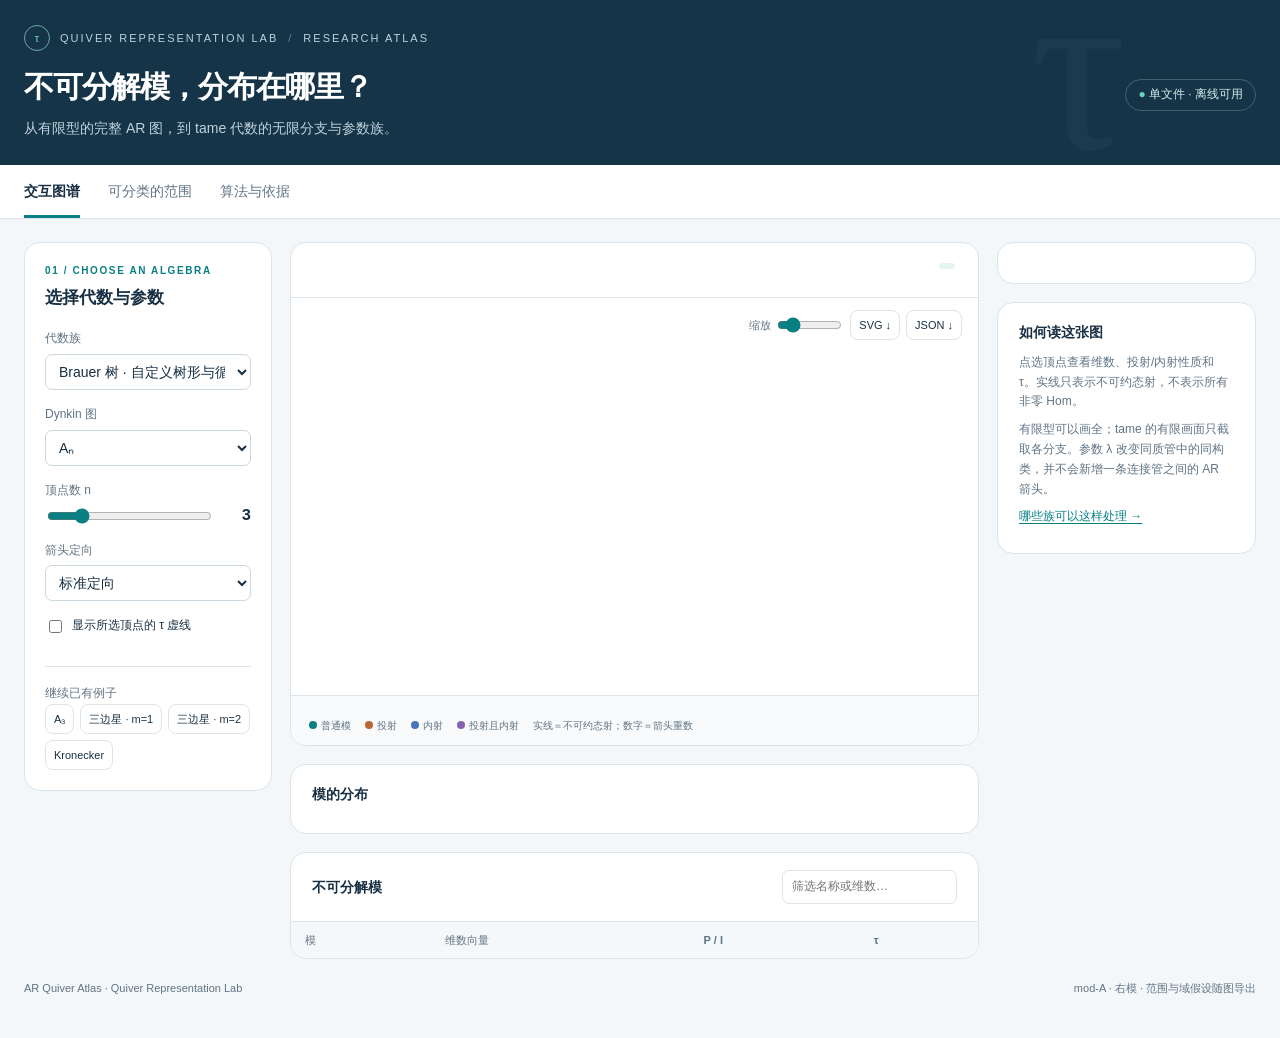
<file: atlas-template.html>
<!doctype html>
<html lang="zh-CN">
<head>
<meta charset="utf-8">
<meta name="viewport" content="width=device-width,initial-scale=1">
<meta name="description" content="离线可用的 AR quiver 研究图谱：Dynkin、Nakayama、Brauer 星与 Euclidean 遗传代数。">
<title>AR Quiver Atlas · 不可分解模的分布</title>
<style>
/* TREE_CSS */
:root{--ink:#183044;--muted:#607485;--line:#dce4e9;--paper:#f4f7f9;--teal:#087f83;--teal-soft:#e4f4f1;--orange:#bb6534;--orange-soft:#fff0e5;--blue:#4774ba;--purple:#8661b4;--radius:16px}
*{box-sizing:border-box}body{margin:0;background:var(--paper);color:var(--ink);font:14px/1.65 -apple-system,BlinkMacSystemFont,"Segoe UI","PingFang SC","Microsoft Yahei",sans-serif}button,input,select{font:inherit}button,select{cursor:pointer}button{background:white;border:1px solid var(--line);border-radius:8px;padding:7px 12px;color:var(--ink)}button:hover{border-color:var(--teal);color:var(--teal)}button:focus-visible,input:focus-visible,select:focus-visible,a:focus-visible,[tabindex]:focus-visible{outline:3px solid #45b9bd;outline-offset:3px}button.active{background:var(--ink);border-color:var(--ink);color:white}a{color:var(--teal);text-underline-offset:3px}header{background:#153448;color:white;padding:25px max(24px,calc((100vw - 1460px)/2));position:relative;overflow:hidden}header:after{content:"τ";position:absolute;right:12%;top:-70px;font:240px Georgia;color:#ffffff08;pointer-events:none}.brand{display:flex;align-items:center;gap:10px;font-size:11px;letter-spacing:2px;color:#b9d4df}.brand-mark{border:1px solid #6aa7ad;border-radius:50%;width:26px;height:26px;text-align:center;line-height:24px;color:#6ddacb;letter-spacing:0}h1{font-size:30px;letter-spacing:-1px;margin:11px 0 5px;font-weight:650}header p{margin:0;color:#c0d1db;font-size:14px}.header-row{display:flex;justify-content:space-between;gap:18px;align-items:center}.offline{border:1px solid #446070;border-radius:30px;padding:5px 12px;white-space:nowrap;font-size:12px;color:#d5ece8}.offline b{color:#69d6bb}nav{background:white;border-bottom:1px solid var(--line);display:flex;gap:28px;padding:0 max(24px,calc((100vw - 1460px)/2))}nav button{border:0;border-radius:0;padding:15px 0 12px;background:transparent;border-bottom:3px solid transparent;color:var(--muted)}nav button.active{background:white;color:var(--ink);border-color:var(--teal);font-weight:650}main{max-width:1508px;margin:0 auto;padding:23px 24px 40px}.panel{display:none}.panel.active{display:block}.workspace{display:grid;grid-template-columns:248px minmax(380px,1fr) 259px;gap:18px;align-items:start}.card{background:white;border:1px solid var(--line);border-radius:var(--radius)}.settings{padding:20px;position:sticky;top:15px}.eyebrow{font-size:10px;color:var(--teal);font-weight:750;letter-spacing:1.6px;text-transform:uppercase}.card h2{font-size:17px;margin:5px 0 17px}.field{margin:15px 0}.field label{display:block;font-size:12px;color:var(--muted);margin-bottom:5px}.field select{width:100%;border:1px solid #cdd9e0;background:white;padding:8px 9px;border-radius:7px;color:var(--ink)}.number-row{display:flex;align-items:center;gap:9px}.number-row input{min-width:0;width:100%;accent-color:var(--teal)}output{font:600 16px ui-monospace,monospace;min-width:28px;text-align:right}.check{font-size:12px;display:flex;gap:7px;align-items:center;margin:13px 0}.check input{accent-color:var(--teal)}.small{font-size:12px;color:var(--muted)}.micro{font-size:11px;color:var(--muted)}.divider{height:1px;background:var(--line);margin:17px 0}.preset{display:flex;flex-wrap:wrap;gap:6px}.preset button{font-size:11px;padding:5px 8px}.quiver-mini{background:#f6f8fa;border-radius:8px;overflow:auto;margin-top:10px}.center{min-width:0}.graph-card{overflow:hidden}.graph-head{padding:20px 23px 14px;border-bottom:1px solid var(--line)}.graph-title-row{display:flex;align-items:center;justify-content:space-between;gap:10px}.graph-head h2{font-size:23px;margin:0 0 5px;letter-spacing:-.4px}.badge{display:inline-block;font-size:10px;font-weight:700;padding:3px 8px;border-radius:20px;color:var(--teal);background:var(--teal-soft);white-space:nowrap}.badge.tame{color:var(--orange);background:var(--orange-soft)}.formula{font-family:ui-monospace,"SFMono-Regular",Consolas,monospace;font-size:12px;color:var(--muted);overflow-wrap:anywhere}.stats{display:flex;gap:23px;margin-top:14px;flex-wrap:wrap}.stat strong{font:600 23px/1.25 ui-monospace,monospace;display:block;color:var(--ink)}.stat span{font-size:10px;color:var(--muted)}.graph-toolbar{display:flex;gap:6px;padding:12px 16px 0;align-items:center;flex-wrap:wrap}.graph-toolbar button{font-size:11px;padding:5px 8px}.graph-toolbar .spacer{flex:1}.zoom{display:flex;align-items:center;font-size:11px;color:var(--muted);gap:4px}.zoom input{width:65px;accent-color:var(--teal)}#graph-scroll{overflow:auto;min-height:355px;max-height:650px;background:radial-gradient(#dae3e9 .65px,transparent .65px);background-size:16px 16px}#graph{display:block;margin:auto;height:auto;min-width:100%}#graph .module{cursor:pointer}#graph .module:focus{outline:none}#graph .module:focus rect{stroke:#087f83;stroke-width:3}#graph text{user-select:none}#graph .edge{transition:opacity .15s}#graph .module rect{transition:fill .15s,stroke .15s}.graph-note{padding:11px 18px;background:#f8fafb;border-top:1px solid var(--line);font-size:11px;color:var(--muted)}.legend{display:flex;gap:14px;flex-wrap:wrap;padding:0 18px 11px;background:#f8fafb;font-size:10px;color:var(--muted)}.dot{width:8px;height:8px;display:inline-block;border-radius:50%;margin-right:4px;background:var(--teal)}.dot.p{background:var(--orange)}.dot.i{background:var(--blue)}.dot.both{background:var(--purple)}.inspector{padding:20px}.inspector h2{margin-bottom:9px}.module-name{font:600 22px ui-monospace,monospace;margin:12px 0}.detail-grid{display:grid;grid-template-columns:1fr auto;gap:8px 10px;font-size:12px;margin:14px 0}.detail-grid span{color:var(--muted)}.detail-grid b{text-align:right;overflow-wrap:anywhere;max-width:155px;font-weight:550}.composition{display:flex;gap:4px;flex-wrap:wrap;margin:10px 0}.composition span{background:#edf3f6;border:1px solid #dce6eb;padding:1px 6px;border-radius:4px;font:11px ui-monospace,monospace}.inspection-note{font-size:12px;color:var(--muted);margin-bottom:0}.tau-btn{font-size:12px;width:100%;margin-top:8px}.info-card{padding:18px 21px;margin-top:18px}.info-card h3{font-size:14px;margin:0 0 9px}.info-card p{font-size:12px;margin:8px 0;color:var(--muted)}.info-card p strong{color:var(--ink)}.distribution{display:flex;align-items:end;gap:5px;height:83px;margin:15px 0 27px}.bar-wrap{height:100%;flex:1;display:flex;align-items:center;justify-content:end;flex-direction:column;position:relative;min-width:8px}.bar{width:100%;max-width:32px;background:#77b5b1;border-radius:3px 3px 0 0;min-height:2px}.bar-wrap small{font-size:9px;position:absolute;bottom:-20px;color:var(--muted)}.bar-wrap b{font-size:10px;font-weight:500}.table-card{margin-top:18px;overflow:hidden}.table-head{padding:17px 21px;display:flex;justify-content:space-between;align-items:center;gap:10px}.table-head h3{font-size:14px;margin:0}.table-head input{border:1px solid var(--line);border-radius:7px;padding:6px 9px;width:175px;font-size:12px}.table-scroll{overflow:auto;max-height:390px}table{border-collapse:collapse;width:100%;font-size:12px}th,td{text-align:left;border-top:1px solid var(--line);padding:9px 14px;vertical-align:top}th{background:#f5f8fa;font-size:11px;font-weight:550;color:var(--muted);position:sticky;top:0;z-index:1}tr[data-node]{cursor:pointer}tr[data-node]:hover{background:#f0f8f6}tr.selected{background:#e8f5f1}.tag{font-size:10px;color:var(--teal);white-space:nowrap}.research{max-width:1130px;margin:0 auto}.research-intro{font-size:16px;max-width:900px;margin:0 0 20px;line-height:1.9}.research .card{padding:25px;margin:18px 0}.research h2{font-size:20px;margin:0 0 12px}.research h3{font-size:15px;margin:24px 0 9px}.research p,.research li{font-size:14px;color:#4c6375}.research table{font-size:13px}.research td{padding:13px 14px}.research th{position:static}.callout{border-left:3px solid var(--teal);padding:11px 16px;background:#edf7f4;font-size:13px;margin:17px 0;color:#365c62}.warning{border-color:#cf9157;background:#fff6ec;color:#7b583b}.research code{background:#edf2f5;padding:2px 5px;border-radius:4px;font-size:12px;white-space:normal}.source-list li{margin:11px 0}.tame-parts{display:grid;grid-template-columns:repeat(3,1fr);gap:9px;margin:13px 0}.part{border:1px solid var(--line);border-radius:9px;padding:10px;font-size:11px}.part b{display:block;color:var(--ink);font-size:12px}.part span{color:var(--muted)}.error{background:#fff1ea;color:#a64b24;padding:20px;border-radius:9px}.hidden,[hidden]{display:none!important}footer{font-size:11px;color:var(--muted);padding-top:20px;display:flex;justify-content:space-between;gap:15px;flex-wrap:wrap}.controls-title{font-size:12px;font-weight:600;color:var(--ink);margin-top:18px}.empty{padding:25px;color:var(--muted);font-size:12px}#status{position:fixed;bottom:22px;left:50%;transform:translateX(-50%);background:#183044;color:white;padding:9px 18px;border-radius:8px;z-index:10;font-size:12px;box-shadow:0 4px 18px #18304422}noscript{display:block;padding:30px}
@media(min-width:1500px){.workspace{grid-template-columns:255px minmax(500px,1fr) 270px}}@media(max-width:1150px){.workspace{grid-template-columns:225px minmax(350px,1fr)}.right{grid-column:2}.inspector{display:grid;grid-template-columns:1fr 1fr;gap:0 25px}.inspector>.eyebrow,.inspector>h2{grid-column:1/-1}.inspector .detail-grid{grid-column:2;grid-row:3/7;margin-top:5px}.right .info-card{display:none}}@media(max-width:760px){header{padding:22px 18px}h1{font-size:25px}.offline{display:none}main{padding:16px 12px}nav{padding:0 18px;gap:23px}.workspace{grid-template-columns:1fr;gap:12px}.settings{position:static;padding:16px}.settings h2{margin-bottom:12px}.settings-fields{display:grid;grid-template-columns:1fr 1fr;gap:0 16px}.field{margin:8px 0}.presets-area{display:none}.center,.right{grid-column:1}.quiver-mini{max-height:130px}.graph-head{padding:17px}.graph-head h2{font-size:21px}.stats{gap:19px}.inspector{display:block}.inspector .detail-grid{margin:10px 0}.research .card{padding:17px}.research-intro{font-size:14px}.tame-parts{grid-template-columns:1fr}.research-table{overflow:auto}.graph-toolbar{padding:10px}.table-head input{width:130px}.header-row{gap:0}}
@media print{header,nav,.settings,.right,.graph-toolbar,footer,.table-head input{display:none}.workspace{display:block}body{background:white}#graph-scroll{max-height:none;overflow:visible}.card{break-inside:avoid}.panel{display:block}.research .card{padding:10px}.table-scroll{max-height:none}}
</style>
</head>
<body>
<header><div class="brand"><span class="brand-mark">τ</span> QUIVER REPRESENTATION LAB <span style="color:#638594">/</span> RESEARCH ATLAS</div><div class="header-row"><div><h1>不可分解模，分布在哪里？</h1><p>从有限型的完整 AR 图，到 tame 代数的无限分支与参数族。</p></div><span class="offline"><b>●</b> 单文件 · 离线可用</span></div></header>
<nav aria-label="页面"><button class="active" data-panel="explore">交互图谱</button><button data-panel="classification">可分类的范围</button><button data-panel="methods">算法与依据</button></nav>
<main>
<noscript>此 HTML 需要启用 JavaScript。所有运算均在浏览器本地完成，无需联网。</noscript>
<section id="explore" class="panel active">
<!-- TREE_EDITOR -->
<div class="workspace">
<aside class="card settings"><div class="eyebrow">01 / CHOOSE AN ALGEBRA</div><h2>选择代数与参数</h2><div class="settings-fields">
<div class="field"><label for="family">代数族</label><select id="family"><option value="tree" selected>Brauer 树 · 自定义树形与循环序</option><option value="dynkin">Dynkin 遗传代数 · A / D / E</option><option value="brauer">Brauer 星代数 · n 边 / 重数 m</option><option value="cyclic">统一循环 Nakayama · kCₙ/Jᴸ</option><option value="affine">Euclidean 遗传代数 · tame</option></select></div>
<div class="field" id="dynkin-field"><label for="dynkin-type">Dynkin 图</label><select id="dynkin-type"><option value="A">Aₙ</option><option value="D">Dₙ</option><option value="E6">E₆</option><option value="E7">E₇</option><option value="E8">E₈</option></select></div>
<div class="field hidden" id="affine-field"><label for="affine-type">Euclidean 图</label><select id="affine-type"><option value="K">Kronecker · 两支平行箭头</option><option value="A">Ãₚ,ᵩ · 两条同源同汇路径</option><option value="D">D̃ₙ</option><option value="E6">Ẽ₆</option><option value="E7">Ẽ₇</option><option value="E8">Ẽ₈</option></select></div>
<div class="field" id="n-field"><label for="size">顶点数 n</label><div class="number-row"><input id="size" type="range" min="1" max="12" value="3"><output id="size-value" for="size">3</output></div></div>
<div class="field hidden" id="m-field"><label for="multiplicity">中心重数 m（叶子重数 1）</label><div class="number-row"><input id="multiplicity" type="range" min="1" max="6" value="2"><output id="multiplicity-value" for="multiplicity">2</output></div></div>
<div class="field hidden" id="L-field"><label for="loewy">Loewy 长度 L</label><div class="number-row"><input id="loewy" type="range" min="2" max="16" value="7"><output id="loewy-value" for="loewy">7</output></div></div>
<div class="field hidden" id="p-field"><label for="p">两条路径长度 p / q</label><div class="number-row"><input id="p" type="range" min="1" max="6" value="2"><output id="p-value" for="p">2</output></div><div class="number-row"><input id="q" aria-label="路径长度 q" type="range" min="1" max="6" value="3"><output id="q-value" for="q">3</output></div></div>
<div class="field" id="orientation-field"><label for="orientation">箭头定向</label><select id="orientation"><option value="forward">标准定向</option><option value="reverse">全部反向</option><option value="alternating">按顶点交替定向（树形图）</option></select></div>
<div class="field hidden" id="depth-field"><label for="depth">每个无限分支的截取深度</label><div class="number-row"><input id="depth" type="range" min="2" max="10" value="5"><output id="depth-value" for="depth">5</output></div></div>
<div class="field hidden" id="tube-field"><label for="tube-choice">正则分支</label><select id="tube-choice"></select></div>
<div class="field hidden" id="lambda-field"><label for="parameter">同质管的参数 λ ∈ ℙ¹(k)</label><select id="parameter"><option value="λ">一般 λ</option><option value="0">0</option><option value="1">1</option><option value="∞">∞</option></select></div>
</div><label class="check hidden" id="stable-field"><input id="stable" type="checkbox">只看稳定 AR 图（删去投射模）</label><label class="check"><input id="show-tau" type="checkbox">显示所选顶点的 τ 虚线</label>
<div class="quiver-mini" id="quiver-mini" aria-label="代数的 Gabriel quiver"></div><p class="micro" id="conventions"></p>
<div class="presets-area"><div class="divider"></div><div class="small">继续已有例子</div><div class="preset"><button data-preset="a3">A₃</button><button data-preset="m1">三边星 · m=1</button><button data-preset="m2">三边星 · m=2</button><button data-preset="kronecker">Kronecker</button></div></div>
</aside>
<div class="center"><div class="card graph-card"><div class="graph-head"><div class="graph-title-row"><h2 id="algebra-title"></h2><span class="badge" id="scope-badge"></span></div><div class="formula" id="algebra-formula"></div><div class="stats" id="stats" aria-live="polite"></div></div>
<div class="graph-toolbar"><div id="component-tabs" class="hidden"><button data-view="overview">总体分布</button><button data-view="preprojective">预投射</button><button data-view="regular">正则管</button><button data-view="preinjective">预内射</button></div><span class="spacer"></span><label class="zoom">缩放<input id="zoom" type="range" min="80" max="210" value="100" aria-label="图形缩放"></label><button id="export-svg" title="导出当前视图及范围说明">SVG ↓</button><button id="export-json" title="导出顶点、箭头和结构元数据">JSON ↓</button></div>
<div id="graph-scroll"><svg id="graph" xmlns="http://www.w3.org/2000/svg" role="group" aria-label="Auslander–Reiten quiver"></svg></div><div class="graph-note" id="graph-note"></div><div class="legend"><span><i class="dot"></i>普通模</span><span><i class="dot p"></i>投射</span><span><i class="dot i"></i>内射</span><span><i class="dot both"></i>投射且内射</span><span>实线＝不可约态射；数字＝箭头重数</span></div></div>
<div class="card info-card"><h3 id="distribution-title">模的分布</h3><div id="distribution-description"></div><div id="distribution-chart"></div><div id="structure-description"></div></div>
<div class="card table-card"><div class="table-head"><h3 id="module-table-title">不可分解模</h3><input id="module-search" aria-label="筛选模列表" placeholder="筛选名称或维数…"></div><div class="table-scroll"><table><thead><tr><th>模</th><th>维数向量</th><th>P / I</th><th>τ</th></tr></thead><tbody id="module-table"></tbody></table></div></div>
</div>
<aside class="right"><div class="card inspector" id="inspector"></div><div class="card info-card"><h3>如何读这张图</h3><p>点选顶点查看维数、投射/内射性质和 τ。实线只表示不可约态射，不表示所有非零 Hom。</p><p>有限型可以画全；tame 的有限画面只截取各分支。参数 λ 改变同质管中的同构类，并不会新增一条连接管之间的 AR 箭头。</p><p><a href="#classification" data-jump="classification">哪些族可以这样处理 →</a></p></div></aside>
</div></section>
<section id="classification" class="panel research">
<p class="research-intro">“能够分类”有两个层次：有限型可以列出全部同构类；tame 通常需要离散组合数据加一参数族。<strong>表示型本身并不能替代一个具体的分类算法。</strong>下面区分数学上已知的分类与这个 HTML 已实现的范围。</p>
<div class="card"><h2>适合建立 AR 图谱的主要代数族</h2><p>统一约定：有限维基本代数、有限维右模；标准 tame 图景取代数闭域 k（例如 ℂ）。只讨论模范畴 mod-A，导出范畴的 AR 图不是同一张图。此表是可操作的主要族，不能穷尽所有已研究的代数。</p><div class="research-table"><table><thead><tr><th>代数族</th><th>不可分解模如何分类</th><th>AR 图可获得什么</th><th>本程序</th></tr></thead><tbody>
<tr><td><strong>Dynkin 遗传 kQ</strong><br>Aₙ、Dₙ、E₆/E₇/E₈</td><td>有限型。每个正根恰对应一个不可分解模；个数依次为 n(n+1)/2、n(n−1)、36/63/120。<a href="#ref-dynkin">[1]</a></td><td>选定 Q 的定向后，可由重复 quiver / Coxeter 变换生成整个模范畴 AR 图。</td><td><span class="tag">完整实现</span><br>三种定向预设、全部维数向量、P/I/τ；A 型同时显示区间标签。</td></tr>
<tr><td><strong>Nakayama</strong><br>线性或循环，满足 admissibility 的 Kupisch series</td><td>有限型。模由简单顶 Sᵢ 与允许的长度 ℓ 标记，1≤ℓ≤cᵢ；同维数向量未必同构。<a href="#ref-nakayama">[2]</a></td><td>单列模的截商与 radical 嵌入给出不可约态射；须使用具体 Kupisch 数据。</td><td><span class="tag">统一循环子族已实现</span><br>kCₙ/Jᴸ；没有实现任意 Kupisch series 输入。</td></tr>
<tr><td><strong>Brauer tree</strong><br>e 条边，至多一个重数 m&gt;1 的顶点</td><td>有限型。总数 e(em+1)，非投射数 e²m；任意树的模不都单列。<a href="#ref-tree">[3]</a></td><td>稳定图为 ℤAₑₘ/〈τᵉ〉；完整图还须按树确定投射模的附着位置。</td><td><span class="tag">一般树完整实现</span><br>自定义树形、循环序及异常顶点；GF(5) 精确计算。1–10 边、m≤8、总模数≤150。</td></tr>
<tr><td><strong>Euclidean 遗传 kQ</strong><br>Ã、D̃、Ẽ；含 Kronecker</td><td>tame。预投射、预内射是离散族；正则部分按管及准长度分类。<a href="#ref-euclidean">[4]</a></td><td>整个图是预投射分支、ℙ¹(k) 索引的正则管、预内射分支的不交并；只有有限个管秩大于 1。</td><td><span class="tag">完整结构 + 有限窗口</span><br>算出预投射/预内射窗口维数；管展示抽象位置和参数化，不求所有箭头矩阵。</td></tr>
<tr><td><strong>String / gentle</strong><br>给定 quiver 与单项式关系</td><td>strings 给离散模；primitive bands 配合 λ∈k×、Jordan 大小给一参数族，需商去循环移位，以及 (b,λ,d)∼(b⁻¹,λ⁻¹,d) 的反转等价。某些子族是有限型。<a href="#ref-string">[5]</a></td><td>可用 hooks/cohooks 构造 string 模的 AR 序列；bands 位于同质管。要分析无限字符串语言，不能靠任意长度截断宣布完整。</td><td>分类方法已知；通用 string/band 引擎未实现。Kronecker 可作为本页已实现的 tame 例子。</td></tr>
<tr><td><strong>一般 Brauer graph</strong><br>图、循环序、顶点重数</td><td>有限或 tame；strings/bands 及投射信息提供组合描述。图中圈和重数影响增长与分支。<a href="#ref-graph">[6]</a></td><td>Green walks 等可读出例外管；一般还出现非管分支。不能用“所有分支都是管”概括。</td><td>列入研究扩展；当前只生成 Brauer 星。需要 Green walks、strings/bands 与投射附着算法。</td></tr>
<tr><td><strong>Canonical / tubular 等</strong><br>domestic 或 tubular 的指定参数</td><td>有成熟的斜率、管与加权数据理论；tubular 权型为 (2,2,2,2)、(3,3,3)、(2,4,4)、(2,3,6)。<a href="#ref-tubular">[7]</a></td><td>tubular 的内部正则部分按正有理斜率排列为管族；模范畴还需处理边界族与外侧分支。</td><td>理论分析；未把正则管局部示意冒充为整个模范畴。需要单独的 canonical/tubular 引擎。</td></tr>
</tbody></table></div></div>
<div class="card"><h2>哪些情形不能靠这个思路“一键分类”</h2><p><strong>表示有限：</strong>定义上只有有限多个不可分解同构类，完整 AR 图当然是有限图。难点是从输入的 (Q,I) 找到并证明一个完整列表；上表列出的族有可直接使用的分类工具，不是对所有表示有限代数的穷尽清单。</p><p><strong>Wild：</strong>一般包含任意两矩阵同时相似等难度的分类问题，不能指望所有 wild 代数都有类似正根或 strings/bands 的统一简明分类。固定维数、固定分支或特殊模仍可以研究和计算；“wild”并不表示某个给定模的 Hom 或 τ 不能计算。<a href="#ref-wild">[8]</a></p><p><strong>仅知道 tame：</strong>定义是在每个维数中，除有限个例外外，可由有限多个一参数族覆盖；它没有自动给出这些族的参数规范、彼此同构判别或 AR 分支的拼接方式。完整程序应按代数族装入经过验证的算法。</p><p>Canonical 代数也不全是 tame：对标准权型，χ=2−Σ(1−1/pᵢ) 的正、零、负分别对应 domestic、tubular、wild。不能只看到“canonical”就套用有限个例外管的遗传型模板。<a href="#ref-tubular">[7]</a></p><div class="callout warning">必须区分：同维数向量 ≠ 同构；稳定 AR 图 ≠ 完整 AR 图；有限窗口 ≠ 完整分类；分支之间可能有非零 Hom，但 AR quiver 没有跨分支的不可约箭头。</div></div>
<div class="card"><h2>从前面的 A₃ 和 Brauer 星开始</h2><p>A₃ 有 6 个不可分解模、6 条 AR 箭头，没有周期稳定管。三边 Brauer 星的中心重数从 1 改为 2 后，代数从 kC₃/J⁴ 变成 kC₃/J⁷，不可分解模数从 12 增至 21，AR 箭头从 18 增至 36。它们都是有限型：圆柱状的<strong>有限</strong>稳定图不能与无限高度的 tame 管混淆。</p><p>本页保留这三个预设，可以直接切换核对。新的 Dynkin、Euclidean 与 Nakayama 参数由分类公式生成；本页不会把它们标记为已全部通过 GAP/QPA 验证。</p></div>
</section>
<section id="methods" class="panel research">
<div class="card"><h2>程序的分类与精确计算引擎</h2><p><strong>1. Dynkin：</strong>从顶点编号和定向构造 Euler 矩阵 E=I−A。对列维数向量取 Pᵢ=E⁻ᵀeᵢ，C=−E⁻¹Eᵀ。依次生成 τ⁻ᵗPᵢ 的维数向量 C⁻ᵗ dim Pᵢ，直到不再是正根。重复 quiver 中 Q 的每条 i→j 给出 (t,j)→(t,i) 与 (t,i)→(t+1,j)，只保留存在的顶点。箭头重数保留。有限型完备性来自分类定理，不来自“没有继续找到”。</p><p><strong>2. 统一循环 Nakayama / Brauer 星：</strong>令 M(i,ℓ) 的顶为 Sᵢ，组成因子沿循环依次排列，1≤ℓ≤L。不可约箭头为 M(i,ℓ)→M(i,ℓ−1) 和 M(i+1,ℓ−1)→M(i,ℓ)。非投射模满足 τM(i,ℓ)=M(i+1,ℓ)，i 按 n 取模。所有长度 L 的模都投射且内射。Brauer 星取 L=nm+1；此时对称，不能把该对称性推广到任意 L。</p><p><strong>3. Euclidean：</strong>用同一 Coxeter 公式生成 τ⁻ᵗPᵢ 和 τᵗIᵢ 的有限窗口；算出最小正虚根 δ。正则部分记录例外管秩与其余同质管，整体结构是 Γ=P ⊔ (⊔<sub>λ∈ℙ¹(k)</sub> T<sub>λ</sub>) ⊔ I。按当前定向标记所有维数坐标。</p><p><strong>4. 管：</strong>抽象管 ℤA∞/〈τʳ〉的顶点以 (s,ℓ) 标记，s∈ℤ/r、ℓ≥1 是准长度。τ(s,ℓ)=(s+1,ℓ)。同质管 dim Rλ(ℓ)=ℓδ；例外管取准单模 Eₛ，∑ dim Eₛ=δ，长度为 r 的倍数时 dim Eₛ[qr]=qδ。本页对其他例外管顶点只给出准组成因子公式，未选择具体准单模的根坐标。<strong>准长度不等于通常的 Loewy 长度。</strong></p><h3>5. 一般 Brauer 树：完整矩阵计算</h3><p>从树、循环序与重数构造带关系的 quiver。枚举 A/soc A 的所有合法有限 strings，按逆词去重；由于输入是一棵至多一个异常顶点的树，不出现 bands。枚举到扩展队列耗尽后，再加入每条树边对应的真实投射模。每个模都输出一组基与箭头上的 0/1 矩阵。分类保证完整性；计数 e(em+1) 仅作一致性检查，不作提前停止条件。<a href="#ref-tree">[3]</a></p><p>程序精确求解全部 Hom 交换方程，认证 End radical，并在 socle 商的完整目录上算 rad/rad²。再依据几乎可裂序列为每个 P 加入 rad P→P→P/soc P。对非投射 M，令 H[X,Y]=dim Hom(X,Y)，用完整 Hom 列识别 τM：H[X,τM]=Σᵧ Irr(Y,M)·H[X,Y]−H[X,M]+δₓₘ。要求唯一匹配，同时核对 τ(P/soc P)=rad P 与 τ 周期。布局最后从真实图恢复圆柱坐标，绝不从星形模板推测一般树的箭头。</p><div class="callout">程序全部在本地浏览器运行，不调用网络计算、GAP 或大模型。一般 Brauer 树使用 GF(5) 精确线性代数；其他族使用各自分类公式。SVG 与 JSON 均可导出，域、完整性与窗口说明随数据保存。后台计算可取消；超出资源范围直接拒绝，不返回假装完整的截取。</div></div>
<div class="card"><h2>域与坐标约定</h2><p>页面统一采用有限维右模，箭头上的线性映射与 quiver 同向，维数向量按左侧 Gabriel quiver 的顶点编号排列。一般 Brauer 树引擎明确取 GF(5)，并输出实际模矩阵。其余分类和管的参数说明默认 k 代数闭。A 型区间和分裂循环 Nakayama 的有限型公式也可用于任意域。</p><p>此前 GAP/QPA 使用 GF(5)。不能直接把 ℙ¹(ℂ) 改成 6 个 GF(5) 点并声称得到全部 GF(5) 不可分解正则模：有限域的 Kronecker 正则管还对应高次不可约多项式／ℙ¹ 的闭点，残留域次数会乘入维数。此 HTML 没有提供有限域的管枚举器。<a href="#ref-finite-field">[9]</a></p></div>
<div class="card"><h2>验证与可扩展性</h2><p id="validation-summary">一般树引擎已在 9 例中与独立 Python、高斯线性代数和真实 GAP 4.16.1 / QPA 1.37 三方核验：200 个模、6,660 对 Hom/Irr、4,266 项 QPA 检查全部通过。模块按实际可逆 Hom 矩阵对齐，τ 与真实 DTr 同构比对，不按维数猜测。还覆盖单边、异常叶子及非默认循环序。原有 A₃、星形 m=1/2 基准保留。此验证为本地实际运行；没有声称每种输入均在云端运行。</p><p>若继续开发一般 gentle / Brauer graph，应增加可验证的 (Q,I) 输入、strings/bands 规范化、同构去重、hooks/cohooks、Green walks 与投射模附着，再输出参数化的分支目录；τ-tilting 则是在可靠的 τ 与 Hom 计算上增加搜索，不能由一张形状图直接得出。</p></div>
<div class="card"><h2>文献与定理依据</h2><ol class="source-list">
<li id="ref-dynkin"><a href="https://arxiv.org/abs/1602.06773" target="_blank" rel="noopener">C. M. Ringel — The Representation Theory of Dynkin Quivers. Three Contributions</a>；另见 <a href="https://www.math.uni-bielefeld.de/~hubery/pdf-files/RHAlg.pdf" target="_blank" rel="noopener">A. Hubery — Ringel–Hall Algebras</a> 中的 Gabriel、Coxeter 与 hereditary 分类。</li>
<li id="ref-nakayama"><a href="https://link.springer.com/article/10.1007/s00209-024-03662-x" target="_blank" rel="noopener">M. Herschend, S. Kvamme &amp; L. Vaso — nℤ-cluster tilting subcategories for Nakayama algebras</a>，§2，尤其 Propositions 2.5、2.10；本文的右模编号已相应调整。</li>
<li id="ref-tree"><a href="https://arxiv.org/html/1612.00061#S2.SS4" target="_blank" rel="noopener">S. Schroll — Brauer graph algebras</a>，Remark 2.5 的 Brauer 星；<a href="https://arxiv.org/pdf/1304.5223" target="_blank" rel="noopener">A. Chan — Two-term tilting complexes and simple-minded systems of self-injective Nakayama algebras</a>，§2.2 的树代数稳定 AR 图与配置；<a href="https://sites.math.washington.edu/~naehrn/classification_liftable.pdf" target="_blank" rel="noopener">G. Hiss &amp; N. Naehrig — The classification of the indecomposable liftable modules in blocks with cyclic defect groups</a> 中的 socle 商与 strings；<a href="https://arxiv.org/html/1509.02478" target="_blank" rel="noopener">Duffield §2–3</a> 的关系、投射及 AR 附着。</li>
<li id="ref-euclidean"><a href="https://www.math.uni-bielefeld.de/~wcrawley/quivlecs.pdf" target="_blank" rel="noopener">W. Crawley-Boevey — Lectures on Representations of Quivers</a>，预投射／正则／预内射分解与第 35 页管秩表；<a href="https://arxiv.org/html/1703.07906" target="_blank" rel="noopener">H. Asashiba, K. Nakashima &amp; M. Yoshiwaki — Decomposition theory of modules: the case of Kronecker algebra</a>，Theorem 2.1 的显式表示。</li>
<li id="ref-string"><a href="https://www.tandfonline.com/doi/abs/10.1080/00927878708823416" target="_blank" rel="noopener">M. C. R. Butler &amp; C. M. Ringel — Auslander–Reiten sequences with few middle terms and applications to string algebras (1987)</a>；band 的同构等价见 <a href="https://arxiv.org/abs/1308.6410" target="_blank" rel="noopener">W. Crawley-Boevey — Classification of modules for infinite-dimensional string algebras</a>，Theorem 1.1。</li>
<li id="ref-graph"><a href="https://arxiv.org/html/1509.02478" target="_blank" rel="noopener">D. Duffield — Auslander–Reiten Components of Symmetric Special Biserial Algebras</a>，Theorems 1.1、4.1、4.2；本页尚未实现一般 Brauer graph 的分支算法。</li>
<li id="ref-tubular"><a href="https://webusers.imj-prg.fr/~bernhard.keller/ictp2006/lecturenotes/lenzing2.pdf" target="_blank" rel="noopener">H. Lenzing — Hereditary Categories, Lectures 3, 4 and 5</a>，§6.7 的 tubular 权型与斜率；注意区分 coh(X) 与 mod-Λ。</li>
<li id="ref-wild"><a href="https://arxiv.org/html/1612.00061#S5.SS1" target="_blank" rel="noopener">Schroll，§5.1</a> 的有限／tame／wild 定义与区别。</li>
<li id="ref-finite-field"><a href="https://real.mtak.hu/186932/1/amapn23_01.pdf" target="_blank" rel="noopener">C. Szántó — Kronecker 模的有限域参数说明</a>，§1：不可约多项式、次数与 regular indecomposables。</li>
</ol><p class="micro">资料核对日期：2026-10-15。页面的范围标签是软件功能说明，不是对所有 tame 代数作统一分类的断言。</p></div>
</section>
<footer><span>AR Quiver Atlas · Quiver Representation Lab</span><span id="footer-convention">mod-A · 右模 · 范围与域假设随图导出</span></footer>
</main><div id="status" role="status" hidden></div>
<script id="hereditary-model">
/* HEREDITARY_MODEL */
</script>
<script id="atlas-model">
/* ATLAS_MODEL */
</script>
<script id="brauer-tree-model">
/* BRAUER_TREE_MODEL */
</script>
<script id="brauer-tree-layout">
/* BRAUER_TREE_LAYOUT */
</script>
<script id="tree-editor-ui">
/* TREE_EDITOR_UI */
</script>
<script id="atlas-ui">
/* ATLAS_UI */
</script>
</body></html>
</file>
